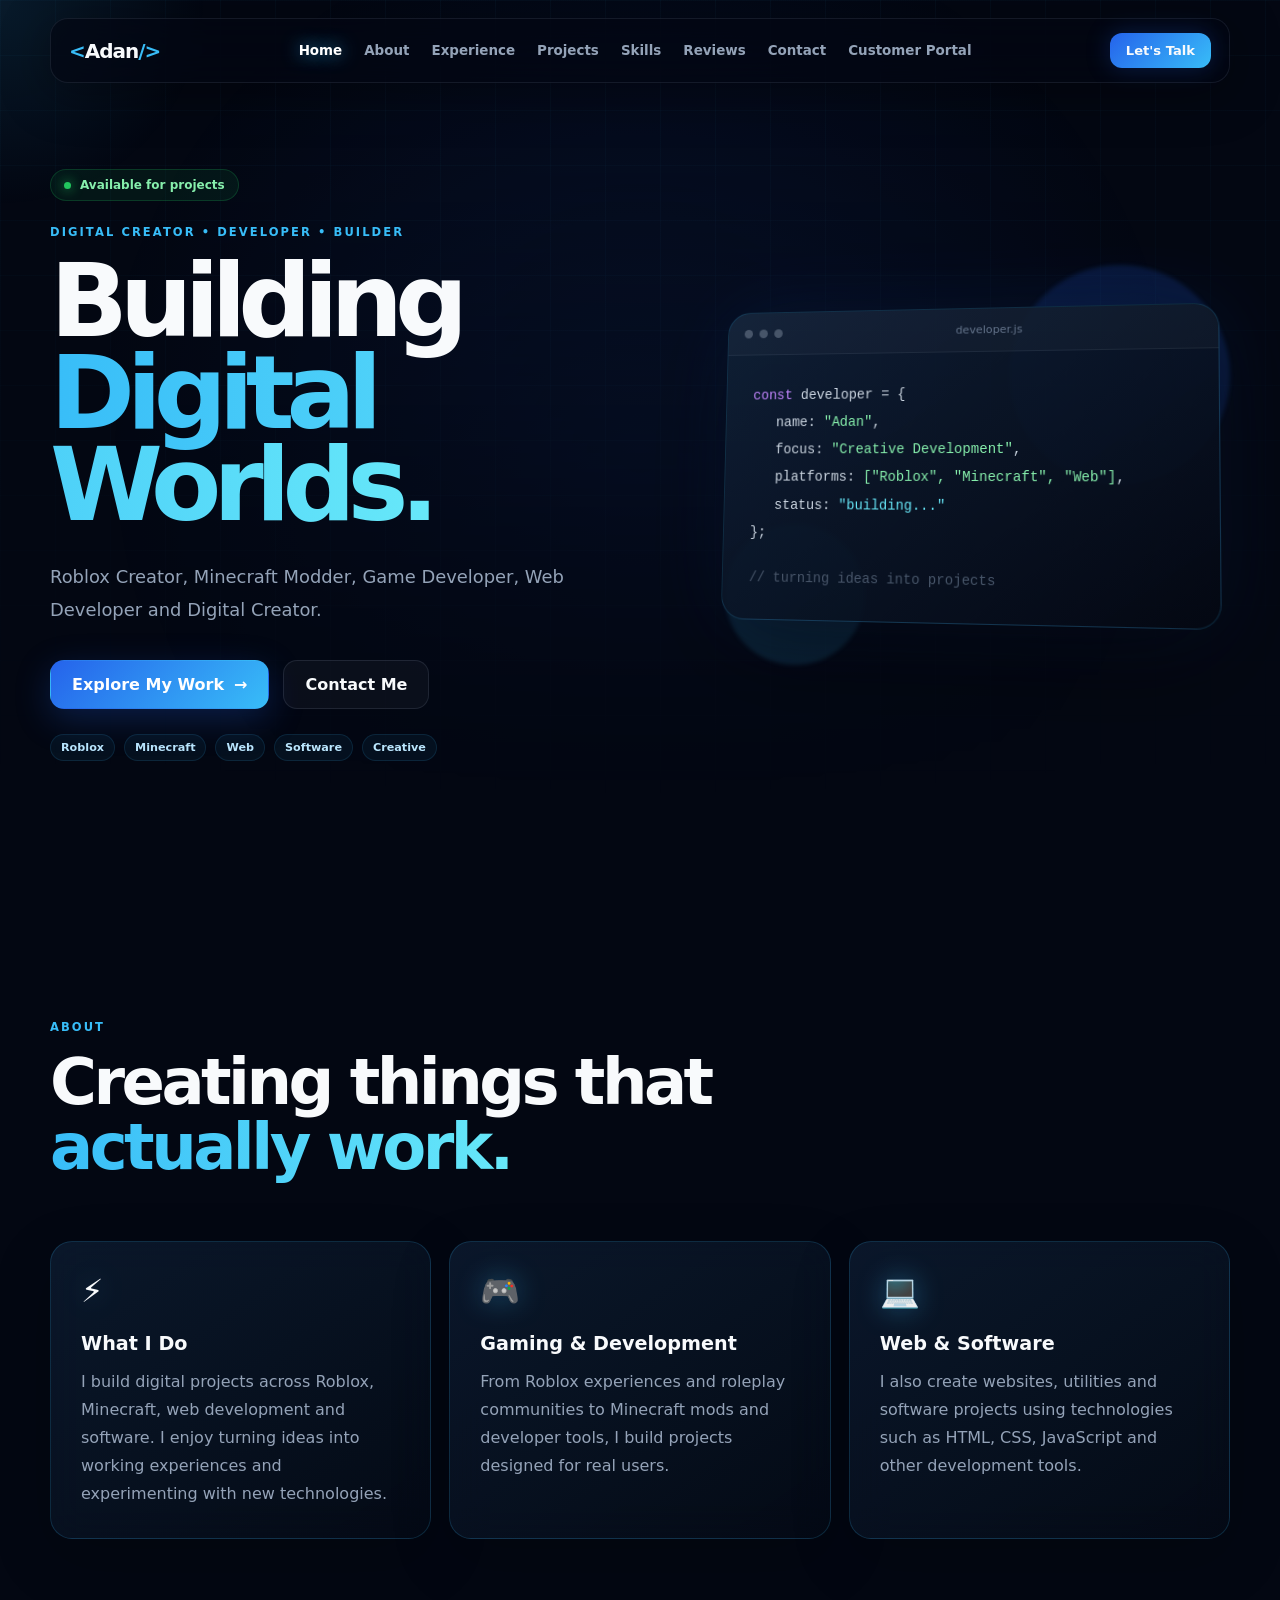
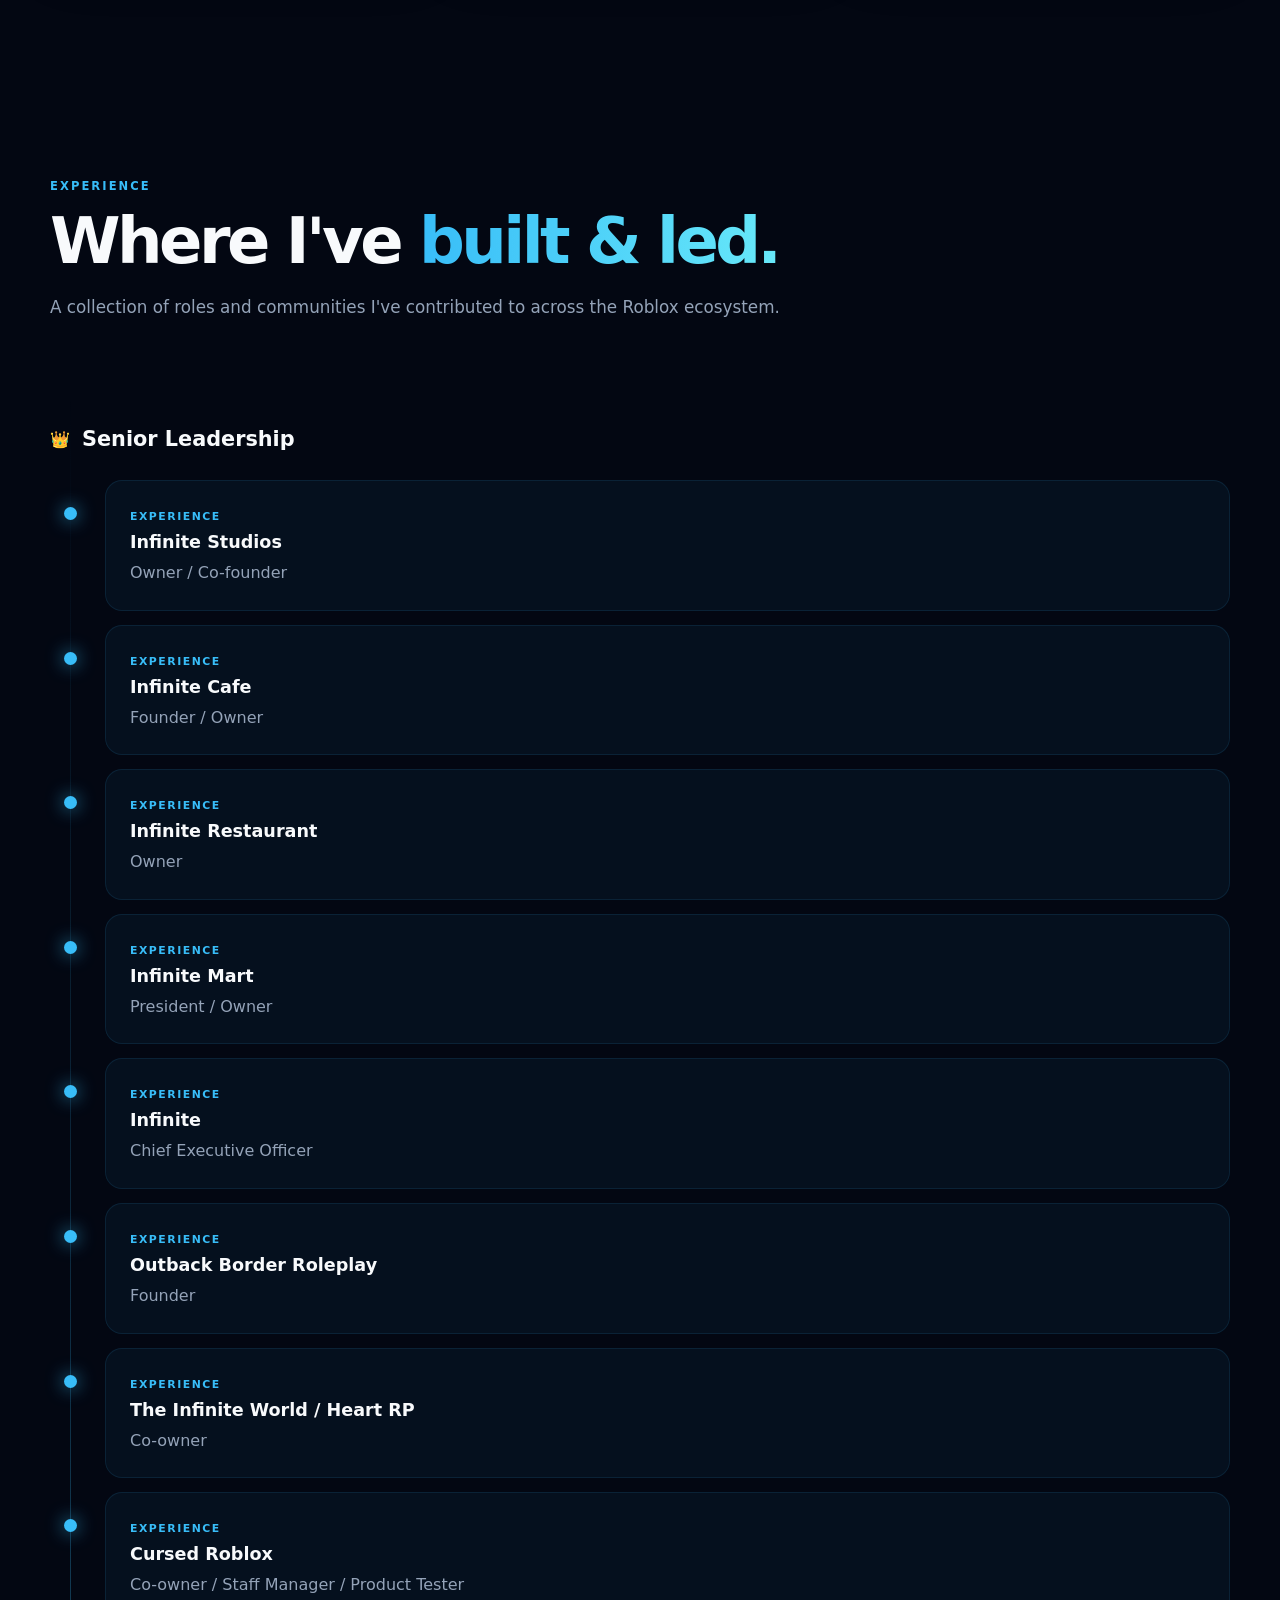
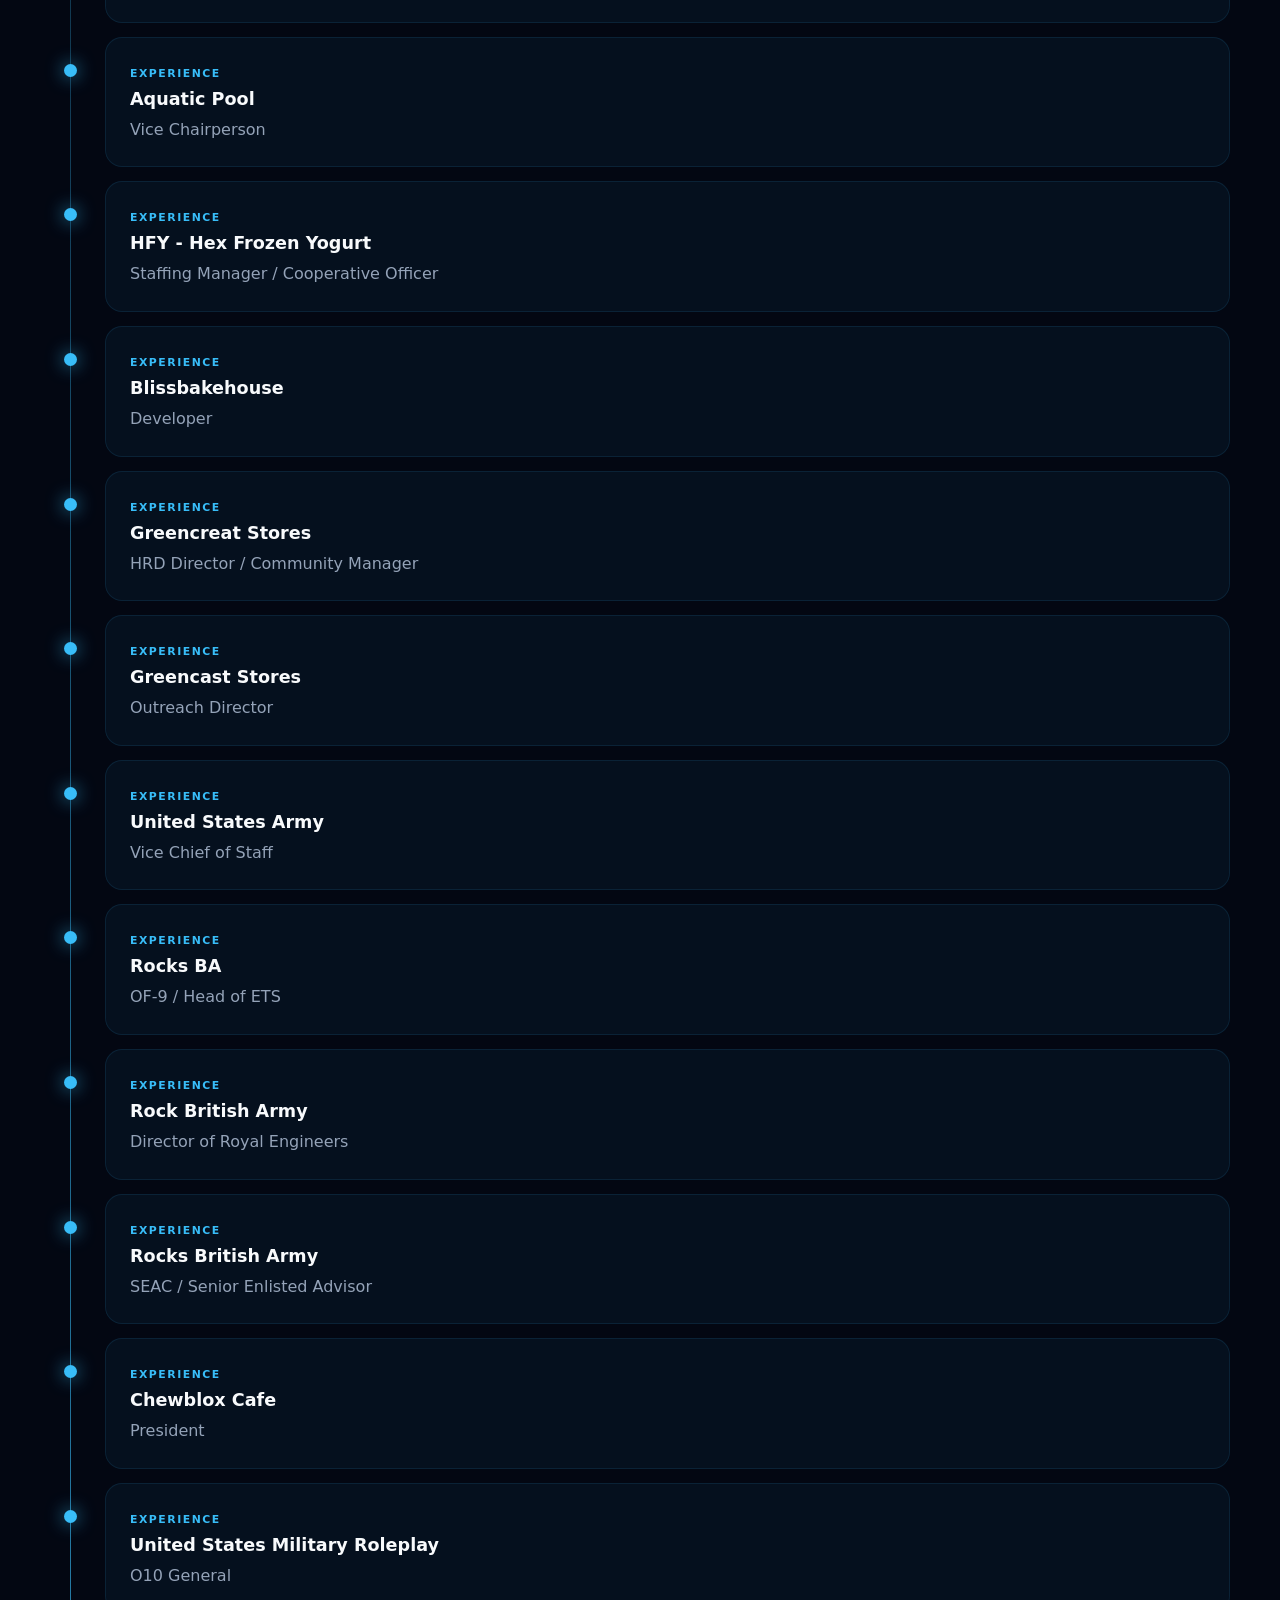
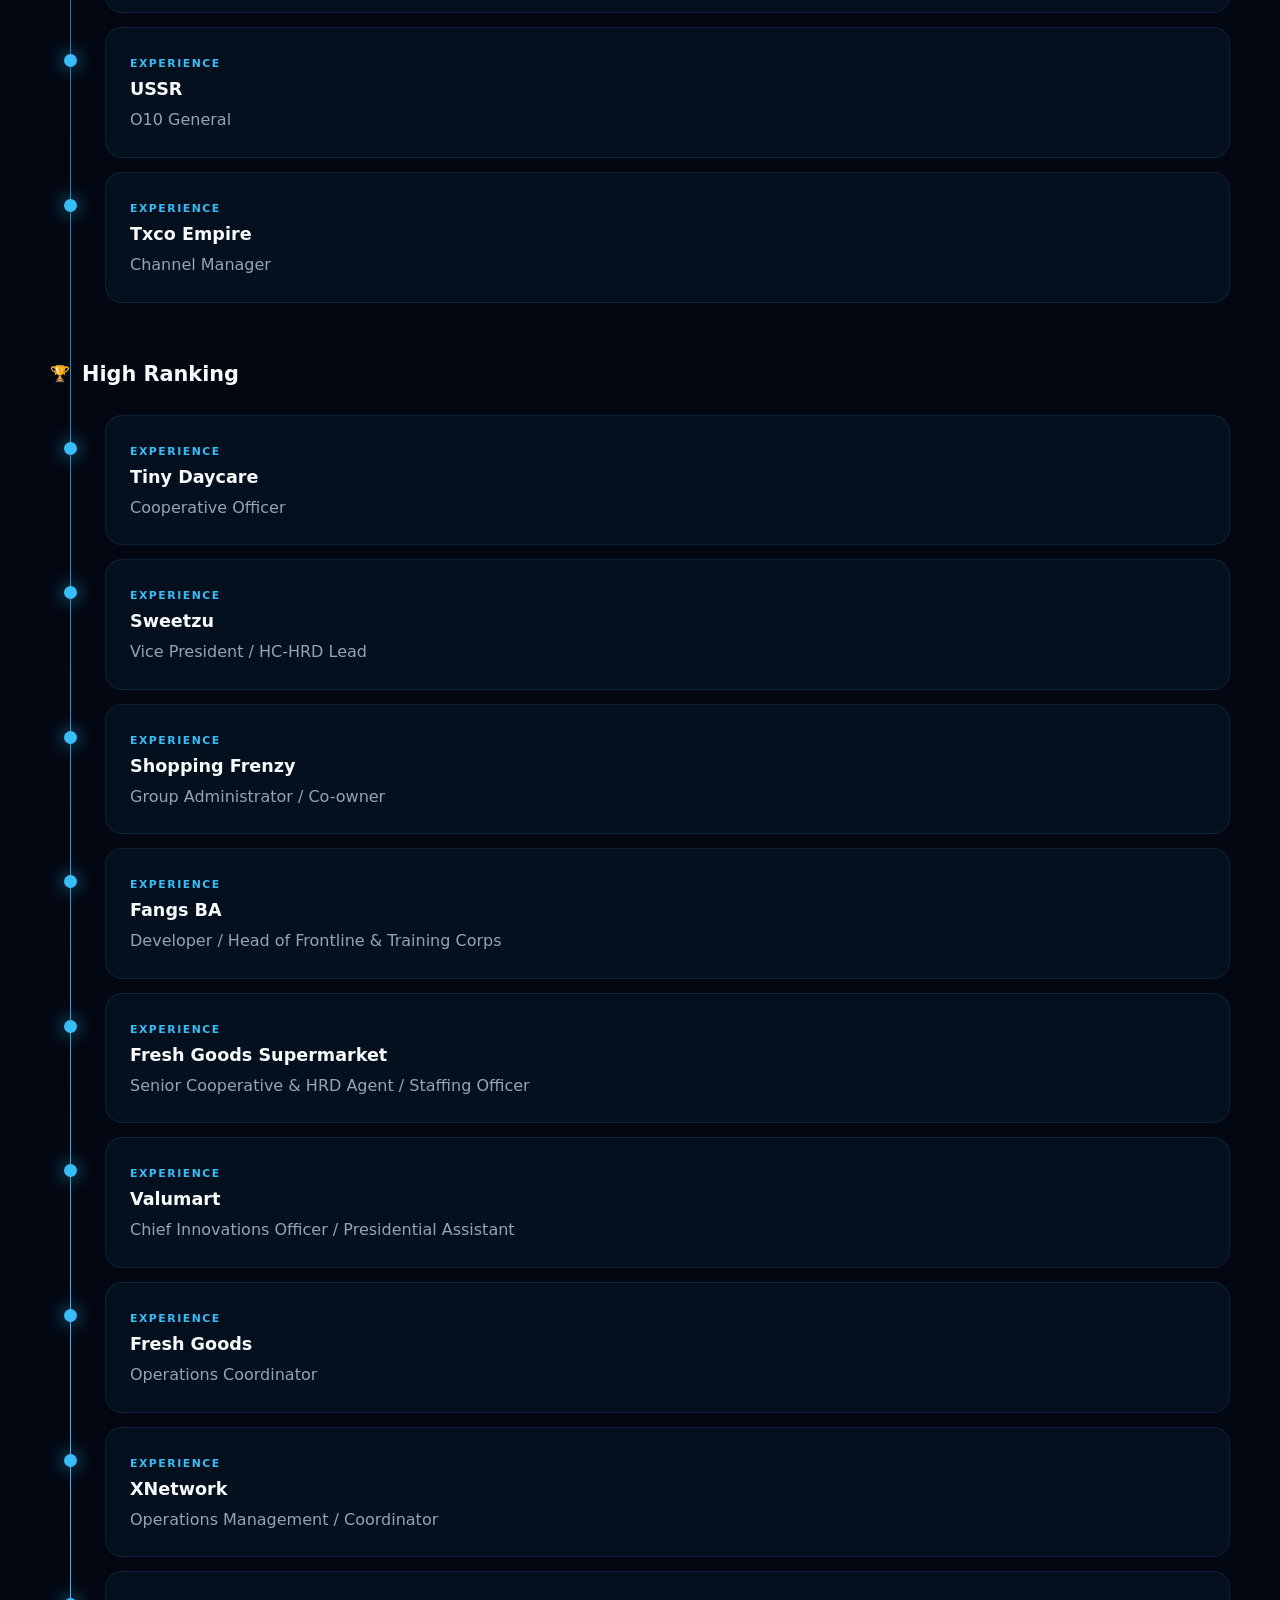
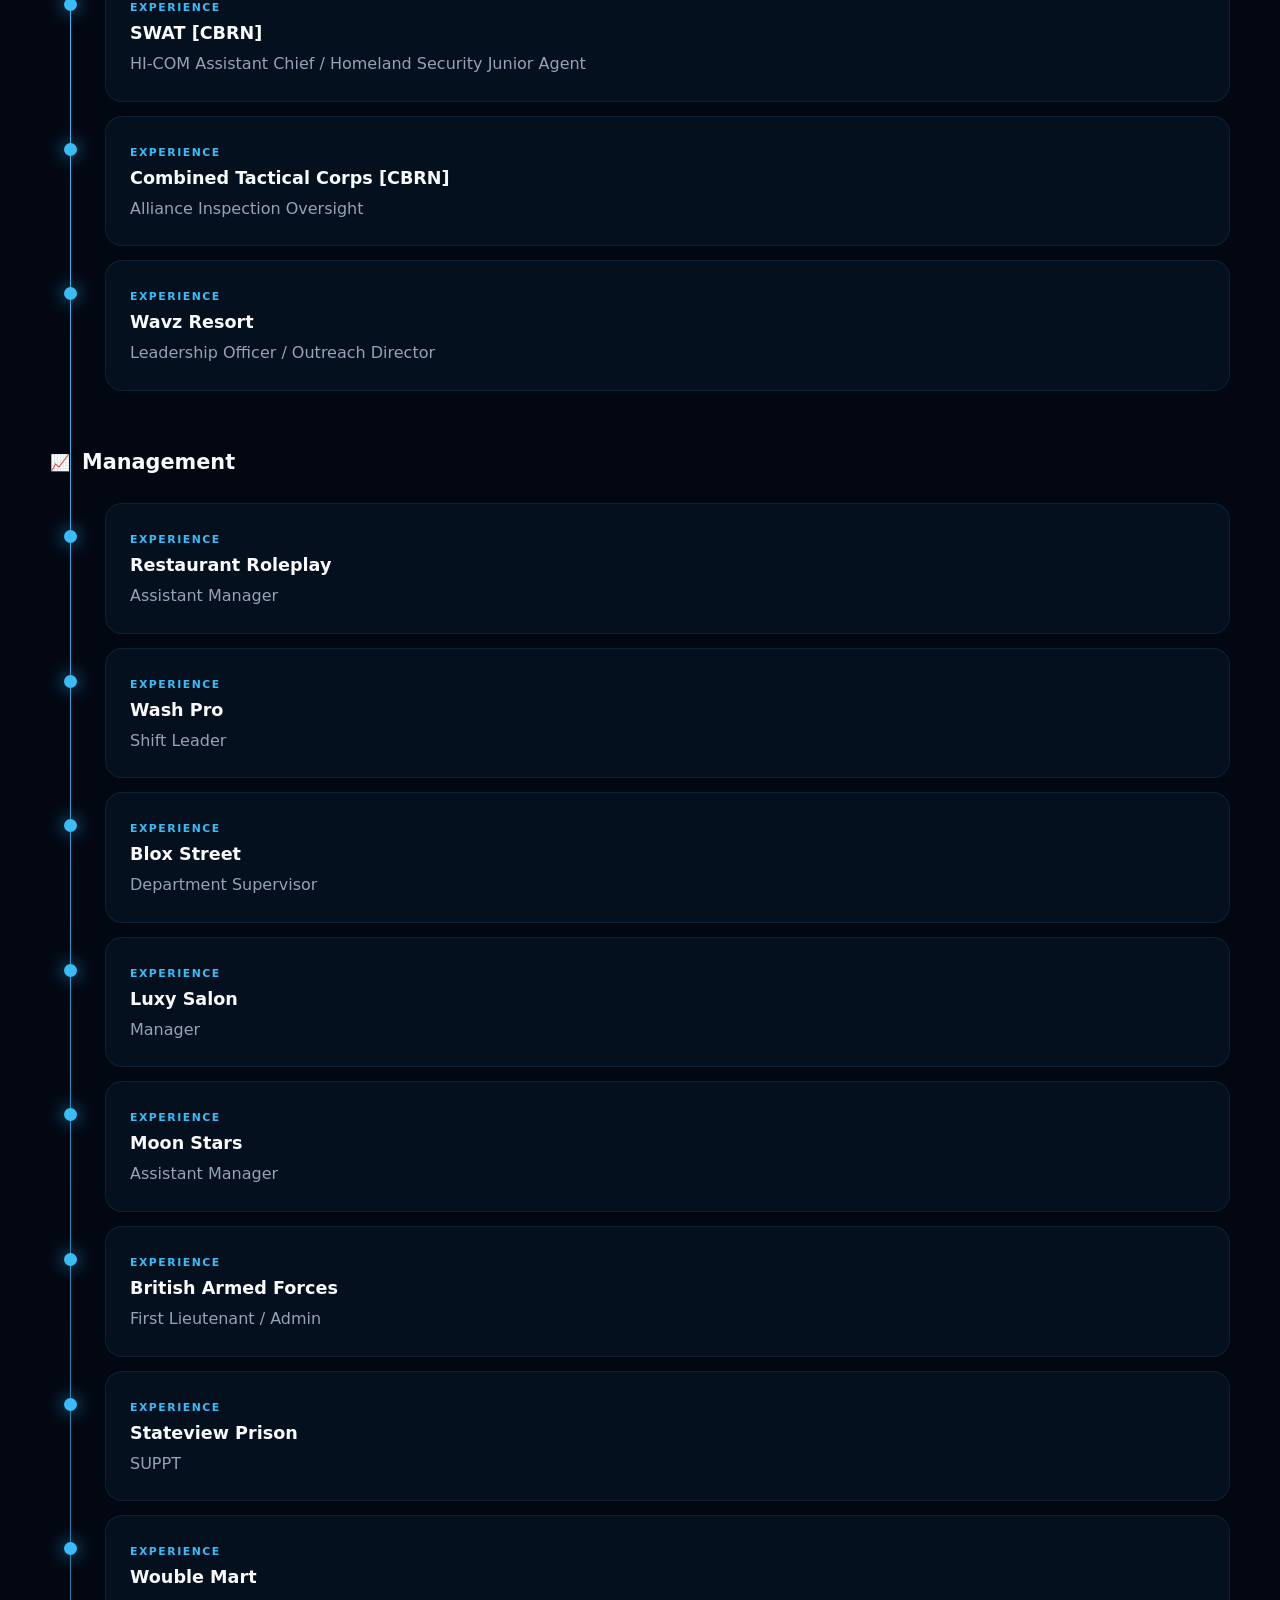
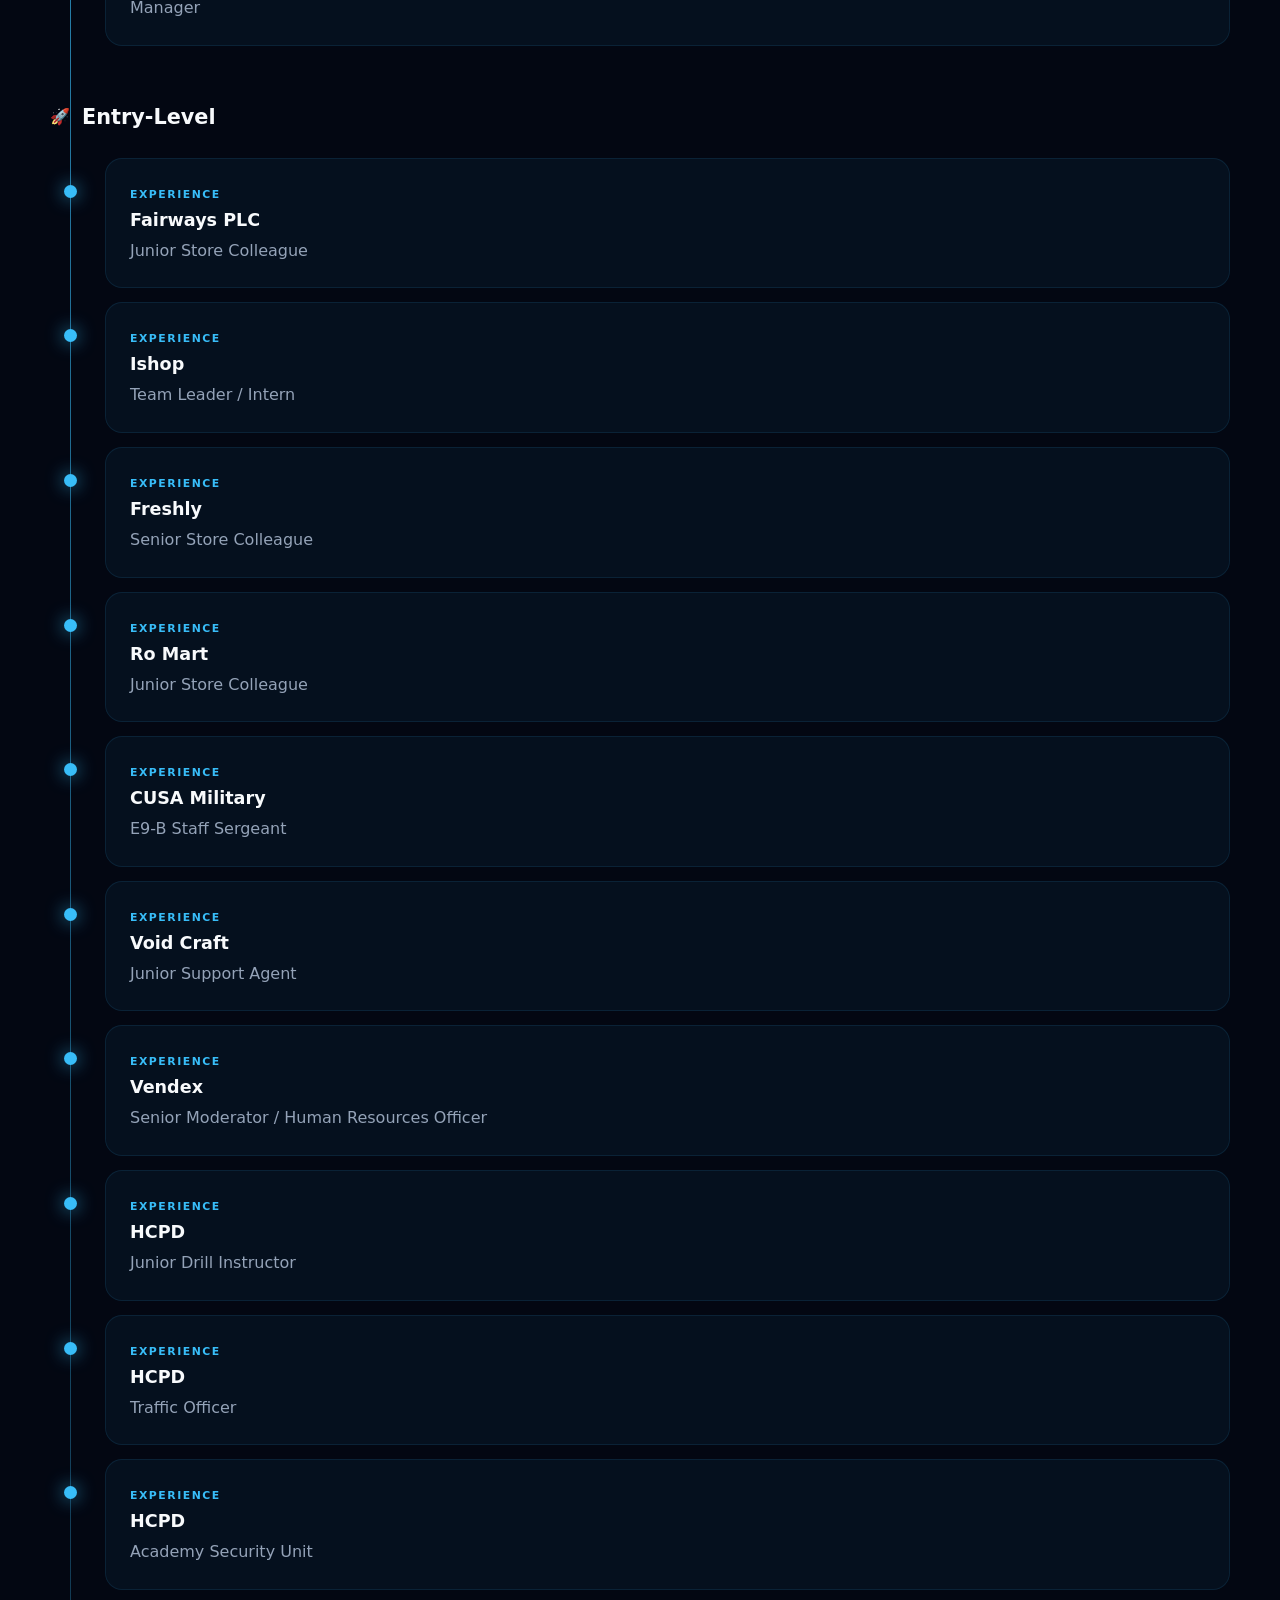
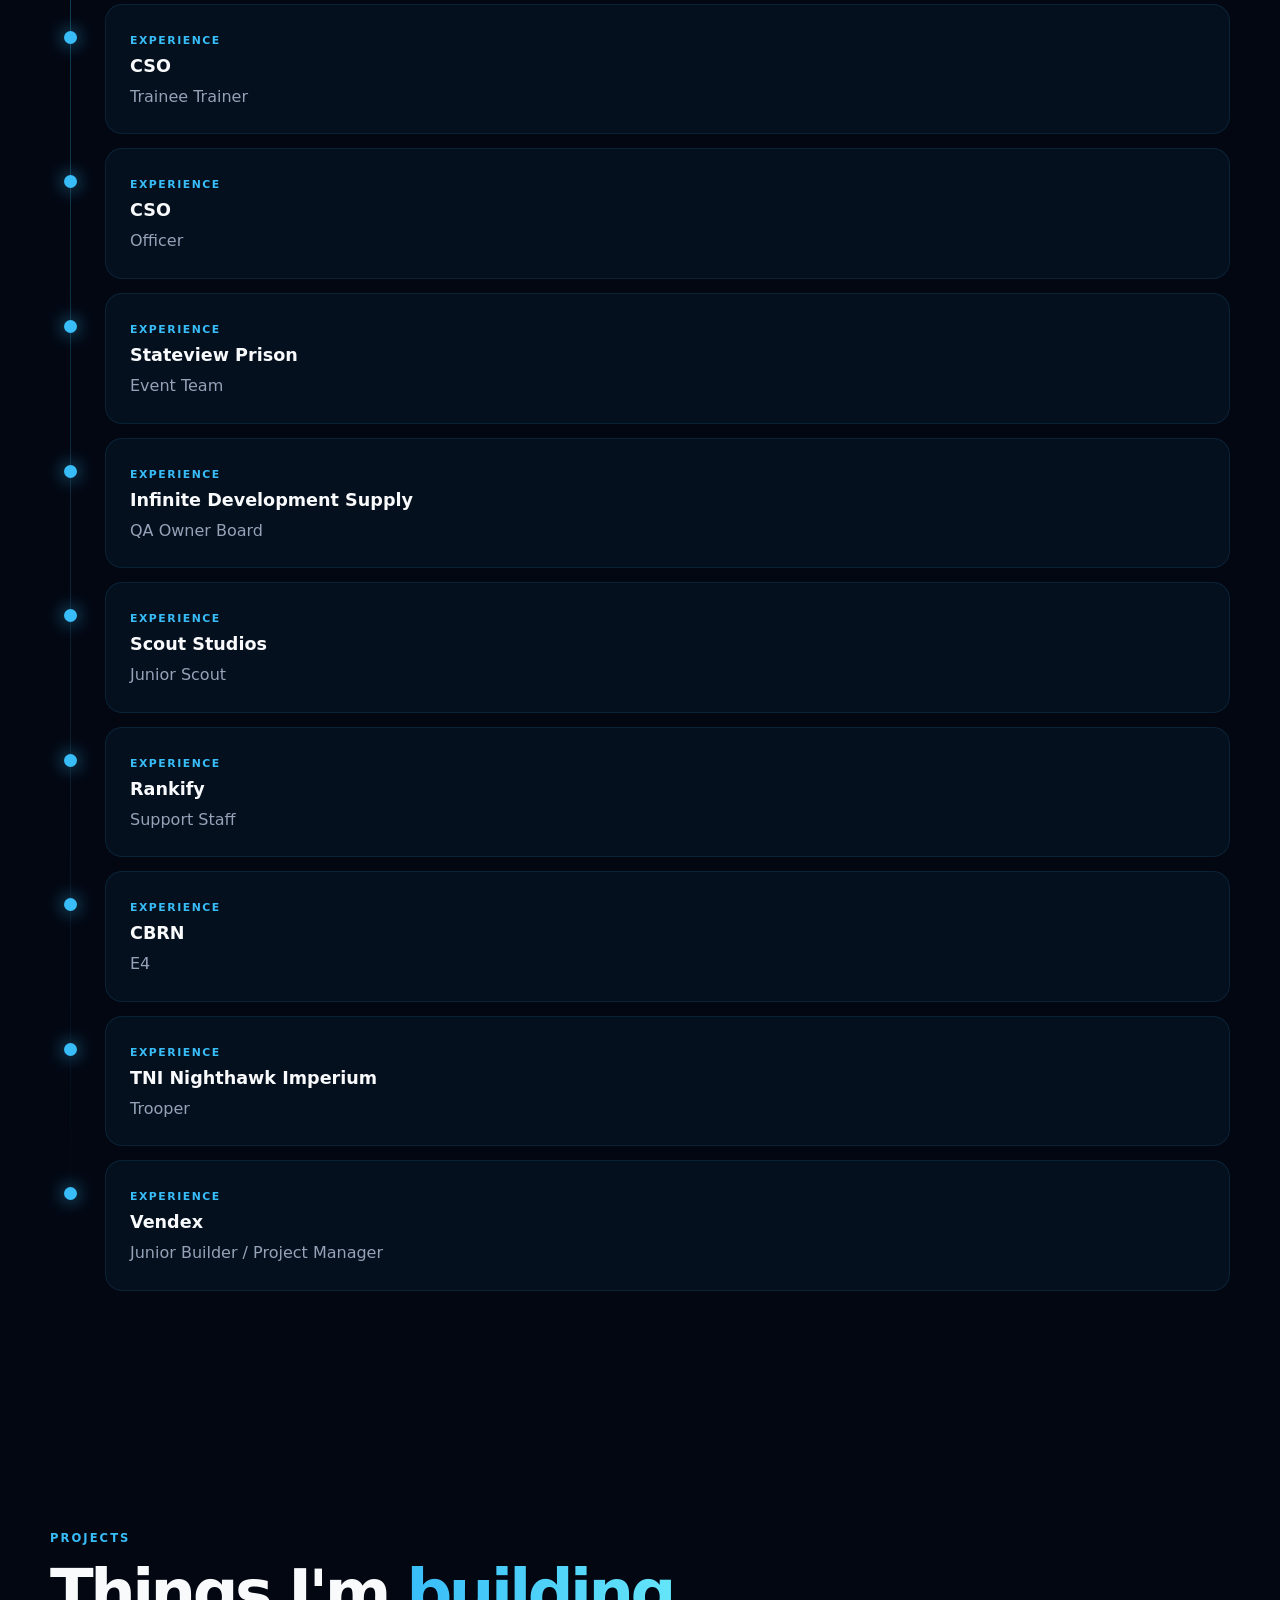
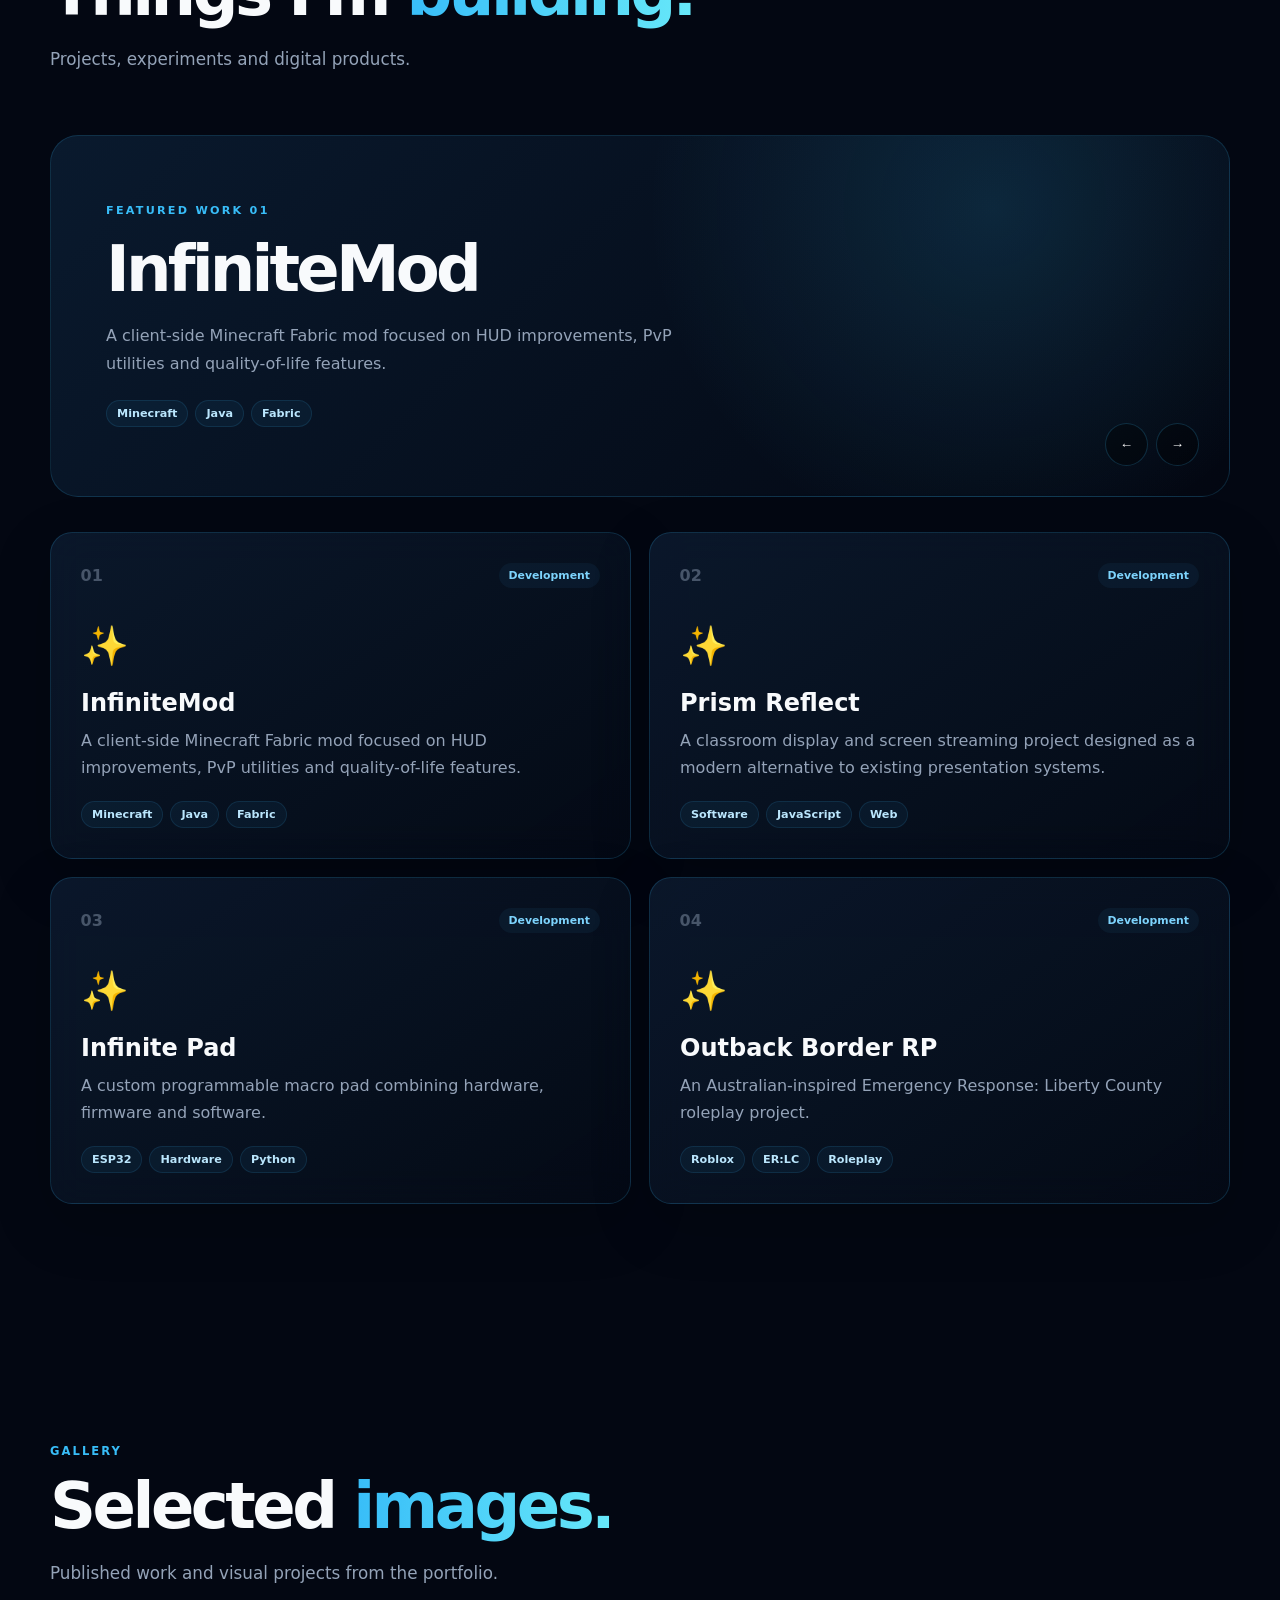
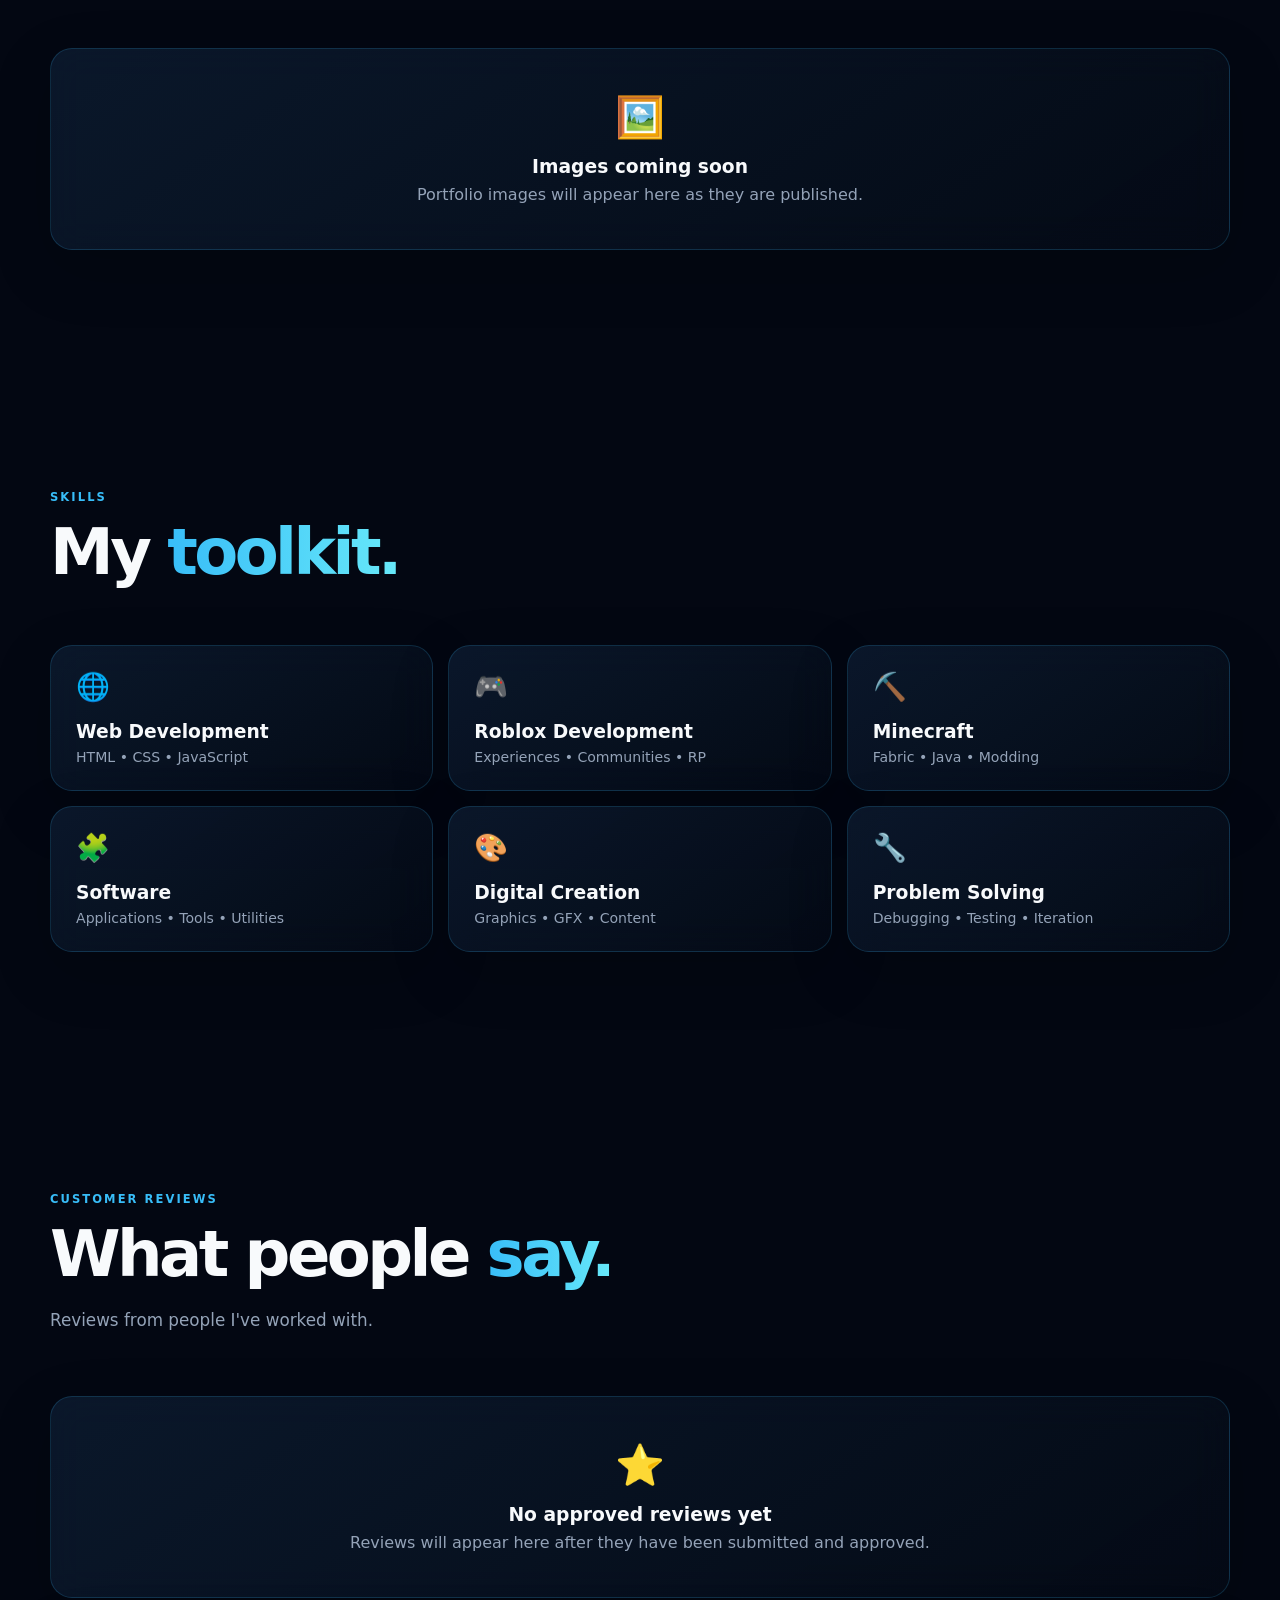
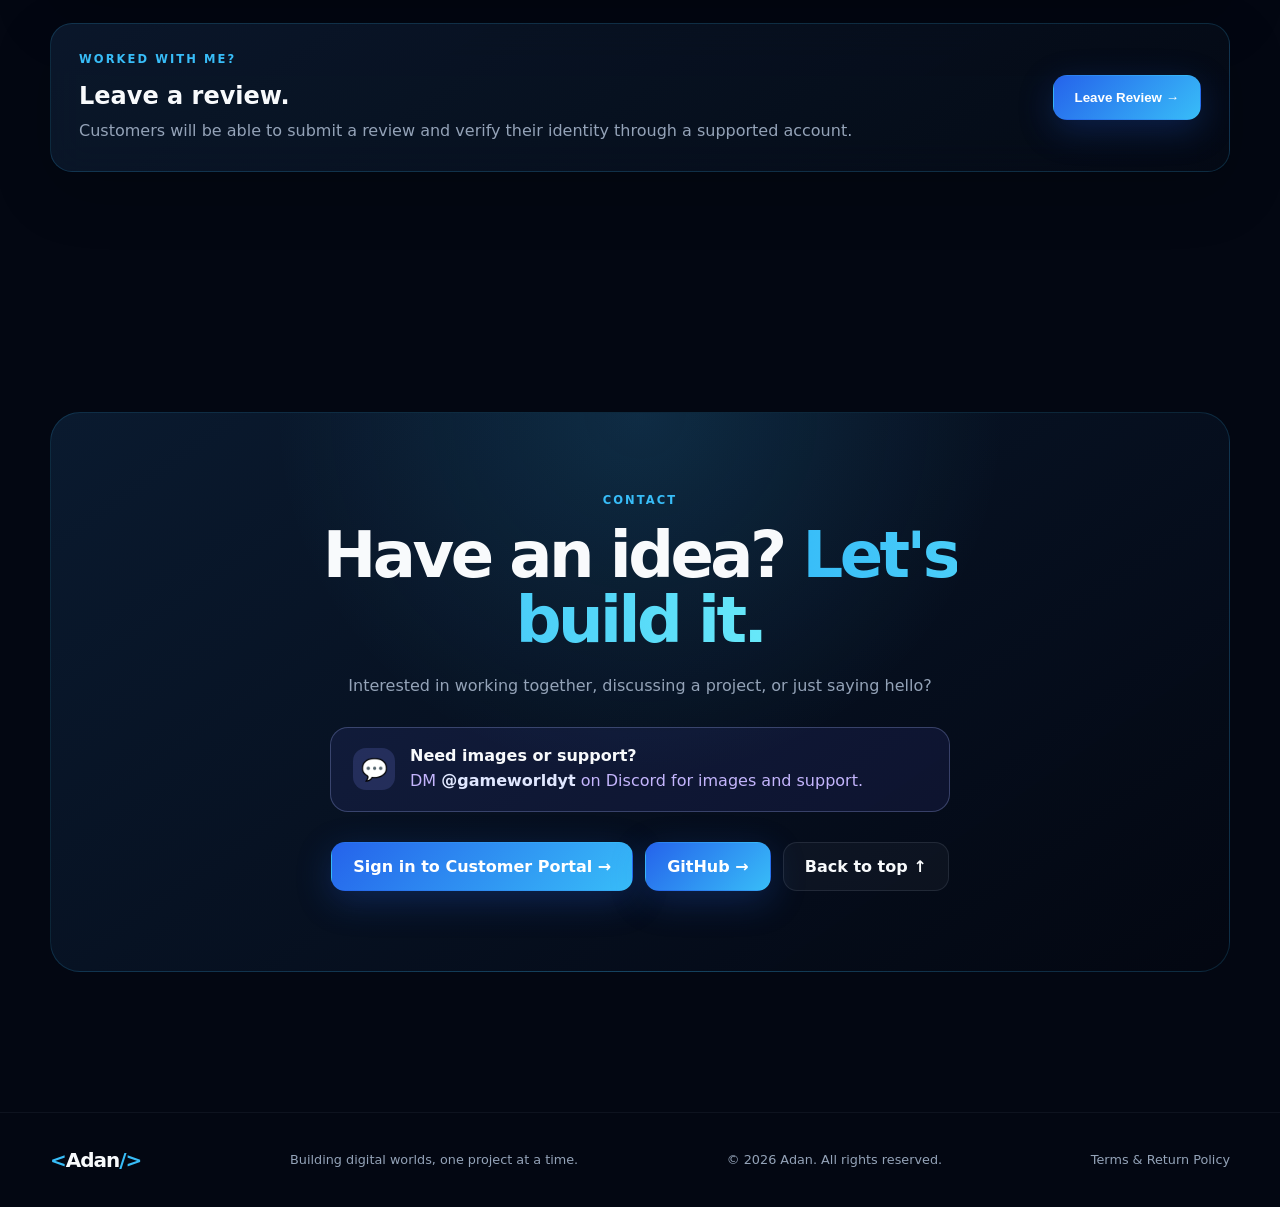
<file: index.html>
﻿<!DOCTYPE html>
<html lang="en">
<head>
    <meta charset="UTF-8">
    <meta name="viewport" content="width=device-width, initial-scale=1.0">

    <meta name="description" content="Adan — Roblox Creator, Minecraft Modder, Game Developer, Web Developer and Digital Creator.">

    <title>Adan | Developer & Digital Creator</title>

    <link rel="stylesheet" href="style.css">
</head>

<body>

    <div class="cursor-glow"></div>

    <div class="background-grid"></div>

    <!-- NAVIGATION -->
    <header class="navbar">

        <a href="#home" class="logo">
            <span>&lt;</span>Adan<span>/&gt;</span>
        </a>

        <nav>
            <a href="#home">Home</a>
            <a href="#about">About</a>
            <a href="#experience">Experience</a>
            <a href="#projects">Projects</a>
            <a href="#skills">Skills</a>
            <a href="#reviews">Reviews</a>
            <a href="#contact">Contact</a>
            <a href="portal.html">Customer Portal</a>
        </nav>

        <button class="menu-toggle" type="button" aria-expanded="false" aria-controls="site-navigation">
            <span></span>
            <span></span>
            <span></span>
            <span class="sr-only">Toggle navigation</span>
        </button>

        <a href="#contact" class="nav-button">
            Let's Talk
        </a>

    </header>


    <main>

        <!-- HERO -->
        <section id="home" class="hero section">

            <div class="hero-content">

                <div class="status-badge">
                    <span class="status-dot"></span>
                    Available for projects
                </div>

                <p class="eyebrow">
                    DIGITAL CREATOR • DEVELOPER • BUILDER
                </p>

                <h1>
                    Building
                    <span class="gradient-text">Digital Worlds.</span>
                </h1>

                <p class="hero-subtitle">
                    Roblox Creator, Minecraft Modder, Game Developer,
                    Web Developer and Digital Creator.
                </p>

                <div class="hero-buttons">

                    <a href="#projects" class="button primary">
                        Explore My Work
                        <span>→</span>
                    </a>

                    <a href="#contact" class="button secondary">
                        Contact Me
                    </a>

                </div>

                <div class="hero-tags">
                    <span>Roblox</span>
                    <span>Minecraft</span>
                    <span>Web</span>
                    <span>Software</span>
                    <span>Creative</span>
                </div>

            </div>

            <div class="hero-visual">

                <div class="orb orb-one"></div>
                <div class="orb orb-two"></div>

                <div class="code-window">

                    <div class="window-bar">
                        <span></span>
                        <span></span>
                        <span></span>

                        <p>developer.js</p>
                    </div>

                    <div class="code-content">
                        <p><span class="code-purple">const</span> developer = {</p>

                        <p class="indent">
                            name:
                            <span class="code-green">"Adan"</span>,
                        </p>

                        <p class="indent">
                            focus:
                            <span class="code-green">"Creative Development"</span>,
                        </p>

                        <p class="indent">
                            platforms:
                            <span class="code-green">["Roblox", "Minecraft", "Web"]</span>,
                        </p>

                        <p class="indent">
                            status:
                            <span class="code-blue">"building..."</span>
                        </p>

                        <p>};</p>

                        <p class="code-comment">
                            // turning ideas into projects
                        </p>
                    </div>

                </div>

            </div>

        </section>


        <!-- ABOUT -->
        <section id="about" class="section">

            <div class="section-heading">
                <p class="eyebrow">ABOUT</p>
                <h2>Creating things that <span class="gradient-text">actually work.</span></h2>
            </div>

            <div class="about-grid">

                <div class="about-card glass-card">

                    <div class="card-icon">⚡</div>

                    <h3>What I Do</h3>

                    <p>
                        I build digital projects across Roblox, Minecraft,
                        web development and software. I enjoy turning ideas
                        into working experiences and experimenting with new
                        technologies.
                    </p>

                </div>

                <div class="about-card glass-card">

                    <div class="card-icon">🎮</div>

                    <h3>Gaming & Development</h3>

                    <p>
                        From Roblox experiences and roleplay communities
                        to Minecraft mods and developer tools, I build
                        projects designed for real users.
                    </p>

                </div>

                <div class="about-card glass-card">

                    <div class="card-icon">💻</div>

                    <h3>Web & Software</h3>

                    <p>
                        I also create websites, utilities and software
                        projects using technologies such as HTML, CSS,
                        JavaScript and other development tools.
                    </p>

                </div>

            </div>

        </section>


        <!-- EXPERIENCE -->
        <section id="experience" class="section">

            <div class="section-heading">

                <p class="eyebrow">EXPERIENCE</p>

                <h2>
                    Where I've
                    <span class="gradient-text">built & led.</span>
                </h2>

                <p>
                    A collection of roles and communities I've contributed
                    to across the Roblox ecosystem.
                </p>

            </div>

            <div id="experience-list" class="experience-list">

                <div class="loading-card">
                    <div class="loader"></div>
                    <p>Loading experience...</p>
                </div>

            </div>

        </section>


        <!-- PROJECTS -->
        <section id="projects" class="section">

            <div class="section-heading">

                <p class="eyebrow">PROJECTS</p>

                <h2>
                    Things I'm
                    <span class="gradient-text">building.</span>
                </h2>

                <p>
                    Projects, experiments and digital products.
                </p>

            </div>

            <div id="projects-list" class="projects-grid">
                <div class="loading-card">
                    <div class="loader"></div>
                    <p>Loading projects...</p>
                </div>
            </div>

        </section>

        <section id="portfolio-images" class="section">
            <div class="section-heading">
                <p class="eyebrow">GALLERY</p>
                <h2>Selected <span class="gradient-text">images.</span></h2>
                <p>Published work and visual projects from the portfolio.</p>
            </div>
            <div id="portfolio-images-list" class="portfolio-images-grid">
                <div class="loading-card"><div class="loader"></div><p>Loading images...</p></div>
            </div>
        </section>

        <!-- SKILLS -->
        <section id="skills" class="section">

            <div class="section-heading">

                <p class="eyebrow">SKILLS</p>

                <h2>
                    My
                    <span class="gradient-text">toolkit.</span>
                </h2>

            </div>

            <div class="skills-grid">

                <div class="skill-card glass-card">
                    <span>🌐</span>
                    <h3>Web Development</h3>
                    <p>HTML • CSS • JavaScript</p>
                </div>

                <div class="skill-card glass-card">
                    <span>🎮</span>
                    <h3>Roblox Development</h3>
                    <p>Experiences • Communities • RP</p>
                </div>

                <div class="skill-card glass-card">
                    <span>⛏️</span>
                    <h3>Minecraft</h3>
                    <p>Fabric • Java • Modding</p>
                </div>

                <div class="skill-card glass-card">
                    <span>🧩</span>
                    <h3>Software</h3>
                    <p>Applications • Tools • Utilities</p>
                </div>

                <div class="skill-card glass-card">
                    <span>🎨</span>
                    <h3>Digital Creation</h3>
                    <p>Graphics • GFX • Content</p>
                </div>

                <div class="skill-card glass-card">
                    <span>🔧</span>
                    <h3>Problem Solving</h3>
                    <p>Debugging • Testing • Iteration</p>
                </div>

            </div>

        </section>


        <!-- REVIEWS -->
        <section id="reviews" class="section">

            <div class="section-heading">

                <p class="eyebrow">CUSTOMER REVIEWS</p>

                <h2>
                    What people
                    <span class="gradient-text">say.</span>
                </h2>

                <p>
                    Reviews from people I've worked with.
                </p>

            </div>

            <div id="reviews-list" class="reviews-grid">

                <div class="empty-state glass-card">

                    <div class="empty-icon">⭐</div>

                    <h3>No reviews yet</h3>

                    <p>
                        Reviews will appear here after they have been
                        submitted and approved.
                    </p>

                </div>

            </div>

            <div class="review-callout glass-card">

                <div>
                    <p class="eyebrow">WORKED WITH ME?</p>
                    <h3>Leave a review.</h3>
                    <p>
                        Customers will be able to submit a review and
                        verify their identity through a supported account.
                    </p>
                </div>

                <button class="button primary" id="review-button">
                    Leave Review →
                </button>

            </div>

        </section>


        <!-- CONTACT -->
        <section id="contact" class="section contact-section">

            <div class="contact-card">

                <p class="eyebrow">CONTACT</p>

                <h2>
                    Have an idea?
                    <span class="gradient-text">Let's build it.</span>
                </h2>

                <p>
                    Interested in working together, discussing a project,
                    or just saying hello?
                </p>

                <div class="discord-support">
                    <span class="discord-support-icon" aria-hidden="true">💬</span>
                    <div>
                        <h3>Need images or support?</h3>
                        <p>DM <strong>@gameworldyt</strong> on Discord for images and support.</p>
                    </div>
                </div>

                <div class="contact-buttons">

                    <a
                        href="portal.html"
                        class="button primary"
                    >
                        Sign in to Customer Portal →
                    </a>

                    <a
                        href="https://github.com/gameworldyt"
                        target="_blank"
                        rel="noopener noreferrer"
                        class="button primary"
                    >
                        GitHub →
                    </a>

                    <a
                        href="#home"
                        class="button secondary"
                    >
                        Back to top ↑
                    </a>

                </div>

            </div>

        </section>

    </main>


    <!-- FOOTER -->
    <footer>

        <div class="footer-inner">

            <div class="footer-logo">
                <span>&lt;</span>Adan<span>/&gt;</span>
            </div>

            <p>
                Building digital worlds, one project at a time.
            </p>

            <p class="copyright">
                © <span id="year"></span> Adan. All rights reserved.
            </p>
            <p class="copyright">
                <a href="terms.html">Terms &amp; Return Policy</a>
            </p>

        </div>

    </footer>


    <script src="script.js"></script>

</body>
</html>
</file>
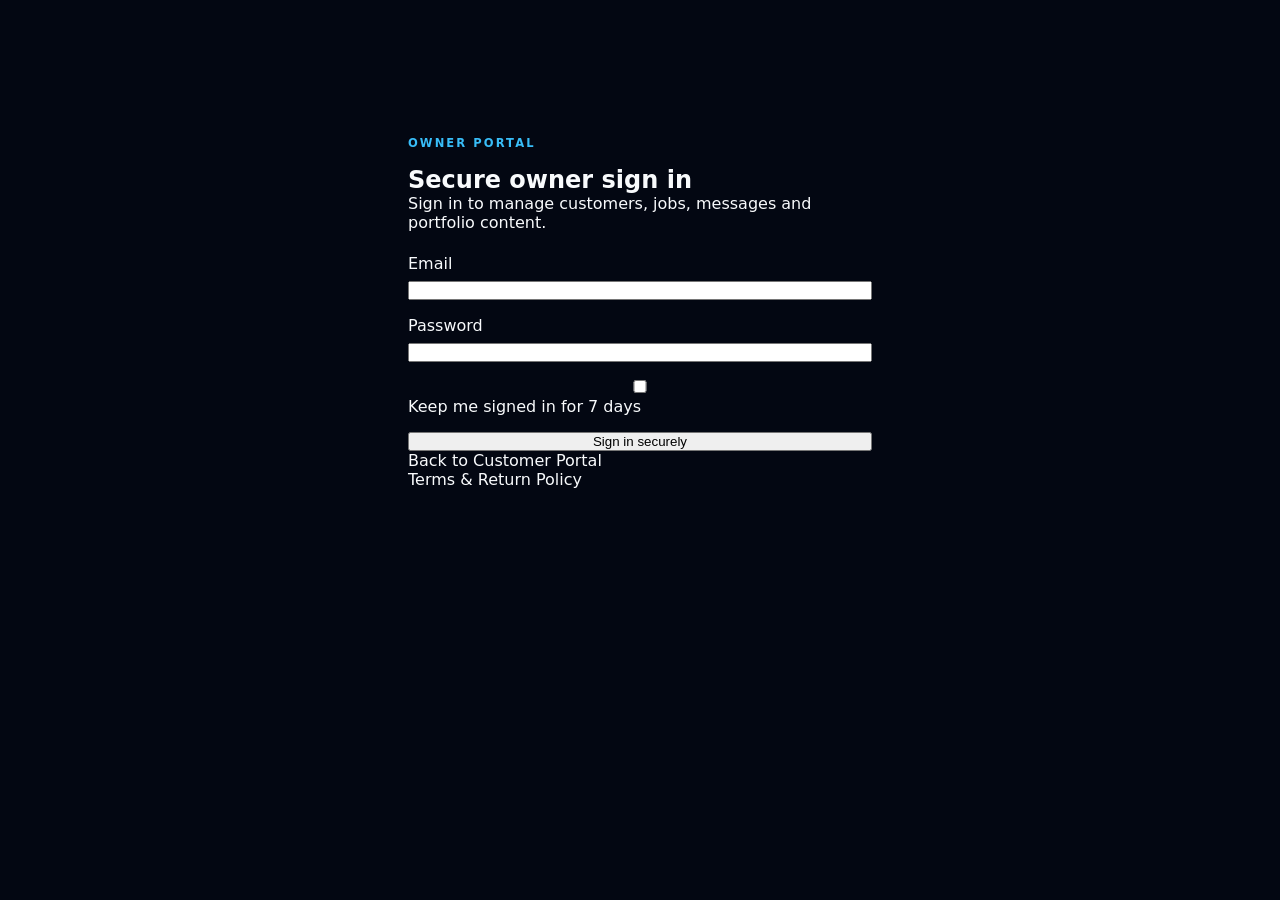
<file: owner-login.html>
<!doctype html>
<html lang="en">
<head>
    <meta charset="utf-8">
    <meta name="viewport" content="width=device-width, initial-scale=1">
    <title>Owner Sign In | Adan</title>
    <link rel="stylesheet" href="style.css">
    <style>
        .owner-login { max-width: 520px; margin: 12vh auto; padding: 28px; }
        .owner-login form { display: grid; gap: 16px; }
        .owner-login label { display: grid; gap: 8px; }
        .owner-login input { width: 100%; }
        .owner-login .notice { margin-bottom: 18px; }
        .owner-login .error { color: #fca5a5; min-height: 1.4em; }
    </style>
</head>
<body>
    <main class="portal-shell">
        <section class="portal-card owner-login">
            <p class="eyebrow">OWNER PORTAL</p>
            <h1>Secure owner sign in</h1>
            <p class="muted">Sign in to manage customers, jobs, messages and portfolio content.</p>
            <div id="loginError" class="error" role="alert"></div>
            <form id="ownerLoginForm">
                <label>Email<input id="ownerEmail" type="email" autocomplete="username" required></label>
                <label>Password<input id="ownerPassword" type="password" autocomplete="current-password" required></label>
                <label><span><input id="rememberOwner" type="checkbox"> Keep me signed in for 7 days</span></label>
                <button class="btn btn-primary" type="submit">Sign in securely</button>
            </form>
            <p class="muted"><a href="portal.html">Back to Customer Portal</a></p>
            <p class="muted"><a href="terms.html">Terms &amp; Return Policy</a></p>
        </section>
    </main>
    <script>
        const API = "https://adan-portfolio-api.adanfuau1.workers.dev";
        const form = document.getElementById("ownerLoginForm");
        const error = document.getElementById("loginError");
        fetch(`${API}/auth/me`, { credentials: "include" }).then(r => r.json()).then(data => {
            if (data.account?.role === "owner") location.href = "owner.html";
        }).catch(() => {});
        form.addEventListener("submit", async event => {
            event.preventDefault();
            error.textContent = "";
            try {
                const response = await fetch(`${API}/auth/login`, {
                    method: "POST",
                    credentials: "include",
                    headers: { "Content-Type": "application/json" },
                    body: JSON.stringify({
                        email: document.getElementById("ownerEmail").value.trim(),
                        password: document.getElementById("ownerPassword").value,
                        remember: document.getElementById("rememberOwner").checked
                    })
                });
                const data = await response.json();
                if (!response.ok) throw new Error(data.error || "Sign in failed.");
                if (data.account?.role !== "owner") throw new Error("This account is not an owner account.");
                location.href = "owner.html";
            } catch (err) {
                error.textContent = err.message;
            }
        });
    </script>
</body>
</html>
</file>
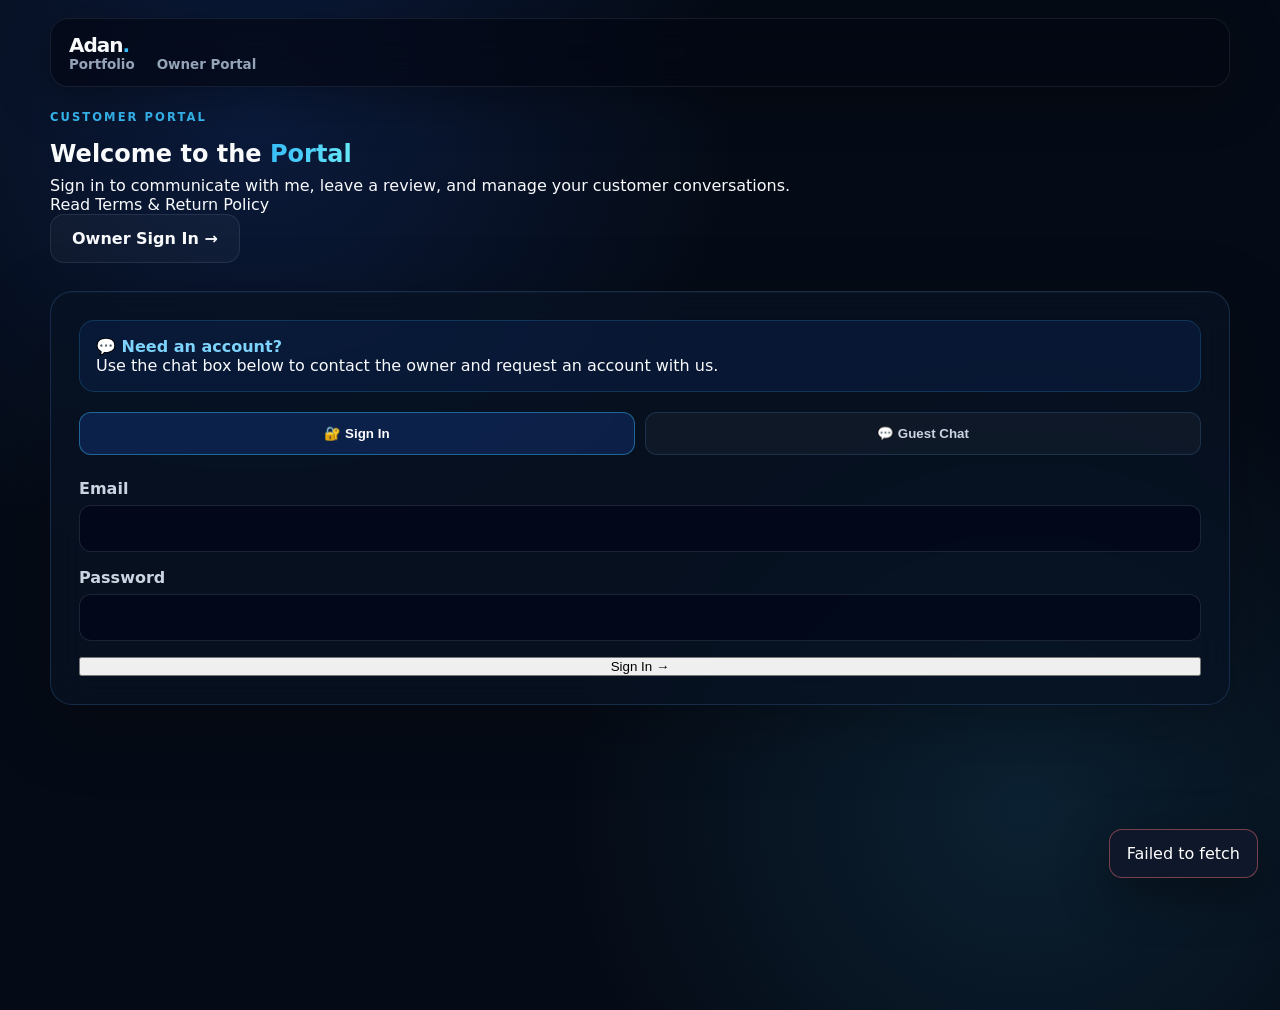
<file: owner.backup.html>
﻿<!DOCTYPE html>
<html lang="en">
<head>
    <meta charset="UTF-8">
    <meta name="viewport" content="width=device-width, initial-scale=1.0">
    <title>Owner Dashboard | Adan</title>
    <link rel="stylesheet" href="style.css">

    <style>
        .admin-page {
            min-height: 100vh;
            padding: 120px 6% 60px;
        }

        .admin-header {
            margin-bottom: 30px;
        }

        .admin-header h1 {
            font-size: clamp(2rem, 5vw, 3.5rem);
        }

        .admin-tabs {
            display: flex;
            gap: 10px;
            flex-wrap: wrap;
            margin-bottom: 30px;
        }

        .admin-tab {
            border: 1px solid rgba(56, 189, 248, .25);
            background: rgba(255,255,255,.05);
            color: #fff;
            padding: 11px 18px;
            border-radius: 12px;
            cursor: pointer;
            transition: .2s;
        }

        .admin-tab:hover,
        .admin-tab.active {
            background: rgba(37,99,235,.35);
            border-color: #38bdf8;
        }

        .admin-panel {
            display: none;
        }

        .admin-panel.active {
            display: block;
        }

        .admin-grid {
            display: grid;
            grid-template-columns: repeat(auto-fit, minmax(220px, 1fr));
            gap: 18px;
            margin-bottom: 25px;
        }

        .admin-card {
            background: rgba(10,20,38,.75);
            border: 1px solid rgba(56,189,248,.18);
            border-radius: 18px;
            padding: 22px;
            backdrop-filter: blur(15px);
        }

        .admin-card h3 {
            margin-top: 0;
        }

        .admin-stat {
            font-size: 2rem;
            font-weight: 800;
            color: #38bdf8;
        }

        .admin-form {
            display: grid;
            gap: 14px;
            margin-bottom: 30px;
        }

        .admin-form input,
        .admin-form textarea,
        .admin-form select {
            width: 100%;
            box-sizing: border-box;
            padding: 13px 15px;
            border-radius: 10px;
            border: 1px solid rgba(56,189,248,.2);
            background: rgba(0,0,0,.3);
            color: white;
            font: inherit;
        }

        .admin-form textarea {
            min-height: 110px;
            resize: vertical;
        }

        .admin-form select option {
            background: #07111f;
        }

        .checkbox-row {
            display: flex;
            align-items: center;
            gap: 10px;
        }

        .checkbox-row input {
            width: auto;
        }

        .admin-item {
            display: flex;
            justify-content: space-between;
            align-items: center;
            gap: 20px;
            padding: 18px;
            margin-bottom: 12px;
            border: 1px solid rgba(56,189,248,.15);
            border-radius: 14px;
            background: rgba(255,255,255,.035);
        }

        .admin-item-info {
            flex: 1;
        }

        .admin-item-info h3,
        .admin-item-info p {
            margin: 4px 0;
        }

        .admin-actions {
            display: flex;
            gap: 8px;
            flex-wrap: wrap;
        }

        .small-button {
            border: 0;
            border-radius: 9px;
            padding: 9px 13px;
            cursor: pointer;
            color: white;
            background: #2563eb;
        }

        .small-button.danger {
            background: #dc2626;
        }

        .small-button.secondary {
            background: #334155;
        }

        .message {
            padding: 14px;
            border-radius: 12px;
            margin-bottom: 20px;
            display: none;
        }

        .message.show {
            display: block;
        }

        .message.success {
            background: rgba(34,197,94,.12);
            border: 1px solid rgba(34,197,94,.35);
        }

        .message.error {
            background: rgba(239,68,68,.12);
            border: 1px solid rgba(239,68,68,.35);
        }

        .top-actions {
            display: flex;
            justify-content: flex-end;
            gap: 10px;
            margin-bottom: 20px;
        }

        .loading {
            opacity: .65;
            pointer-events: none;
        }

        @media (max-width: 700px) {
            .admin-item {
                flex-direction: column;
                align-items: flex-start;
            }
        }
    </style>
</head>

<body>

<main class="admin-page">

    <div class="admin-header">
        <p class="eyebrow">OWNER CONTROL PANEL</p>
        <h1>Admin <span class="gradient-text">Dashboard</span></h1>
        <p>Manage your portfolio content, customer accounts and reviews.</p>
    </div>

    <div id="message" class="message"></div>

    <div class="top-actions">
        <button class="small-button secondary" onclick="logout()">Log out</button>
    </div>

    <div class="admin-tabs">
        <button class="admin-tab active" data-tab="overview">Overview</button>
        <button class="admin-tab" data-tab="projects">Projects</button>
        <button class="admin-tab" data-tab="experience">Experience</button>
        <button class="admin-tab" data-tab="accounts">Accounts</button>
        <button class="admin-tab" data-tab="reviews">Reviews</button>
    </div>

    <!-- OVERVIEW -->
    <section id="overview" class="admin-panel active">

        <div class="admin-grid">
            <div class="admin-card">
                <h3>Projects</h3>
                <div class="admin-stat" id="statProjects">0</div>
            </div>

            <div class="admin-card">
                <h3>Experience</h3>
                <div class="admin-stat" id="statExperience">0</div>
            </div>

            <div class="admin-card">
                <h3>Customer Accounts</h3>
                <div class="admin-stat" id="statAccounts">0</div>
            </div>

            <div class="admin-card">
                <h3>Pending Reviews</h3>
                <div class="admin-stat" id="statReviews">0</div>
            </div>
        </div>

        <div class="admin-card">
            <h2>Welcome back 👋</h2>
            <p>
                This dashboard is connected directly to your Cloudflare Worker
                and D1 database.
            </p>
        </div>

    </section>

    <!-- PROJECTS -->
    <section id="projects" class="admin-panel">

        <div class="admin-card">

            <h2 id="projectFormTitle">Add Project</h2>

            <form id="projectForm" class="admin-form">

                <input
                    id="projectId"
                    type="hidden"
                >

                <input
                    id="projectTitle"
                    placeholder="Project title"
                    required
                >

                <textarea
                    id="projectDescription"
                    placeholder="Project description"
                    required
                ></textarea>

                <input
                    id="projectCategory"
                    placeholder="Category e.g. Minecraft, Roblox, Web"
                    required
                >

                <input
                    id="projectOrder"
                    type="number"
                    value="0"
                    placeholder="Sort order"
                >

                <label class="checkbox-row">
                    <input id="projectFeatured" type="checkbox">
                    Featured project
                </label>

                <div class="admin-actions">
                    <button class="small-button" type="submit">
                        Save Project
                    </button>

                    <button
                        class="small-button secondary"
                        type="button"
                        onclick="resetProjectForm()"
                    >
                        Cancel
                    </button>
                </div>

            </form>

        </div>

        <div class="admin-card">
            <h2>Projects</h2>
            <div id="projectList">Loading...</div>
        </div>

    </section>

    <!-- EXPERIENCE -->
    <section id="experience" class="admin-panel">

        <div class="admin-card">

            <h2 id="experienceFormTitle">Add Experience</h2>

            <form id="experienceForm" class="admin-form">

                <input
                    id="experienceId"
                    type="hidden"
                >

                <input
                    id="experienceOrganization"
                    placeholder="Organization"
                    required
                >

                <input
                    id="experienceRole"
                    placeholder="Role"
                    required
                >

                <select id="experienceCategory" required>
                    <option value="senior">Senior Leadership</option>
                    <option value="high">High Ranking</option>
                    <option value="middle">Management</option>
                    <option value="entry">Entry Level</option>
                </select>

                <input
                    id="experienceOrder"
                    type="number"
                    value="0"
                    placeholder="Sort order"
                >

                <div class="admin-actions">

                    <button class="small-button" type="submit">
                        Save Experience
                    </button>

                    <button
                        class="small-button secondary"
                        type="button"
                        onclick="resetExperienceForm()"
                    >
                        Cancel
                    </button>

                </div>

            </form>

        </div>

        <div class="admin-card">
            <h2>Experience</h2>
            <div id="experienceList">Loading...</div>
        </div>

    </section>

    <!-- ACCOUNTS -->
    <section id="accounts" class="admin-panel">

        <div class="admin-card">

            <h2>Create Customer Account</h2>

            <form id="accountForm" class="admin-form">

                <input
                    id="accountName"
                    placeholder="Customer display name"
                    required
                >

                <input
                    id="accountEmail"
                    type="email"
                    placeholder="Customer email"
                    required
                >

                <input
                    id="accountPassword"
                    type="password"
                    minlength="12"
                    placeholder="Temporary password (12+ characters)"
                    required
                >

                <button class="small-button" type="submit">
                    Create Account
                </button>

            </form>

        </div>

        <div class="admin-card">
            <h2>Customer Accounts</h2>
            <div id="accountList">Loading...</div>
        </div>

    </section>

    <!-- REVIEWS -->
    <section id="reviews" class="admin-panel">

        <div class="admin-card">
            <h2>Customer Reviews</h2>
            <div id="reviewList">Loading...</div>
        </div>

    </section>

</main>

<script>

const API =
    "https://adan-portfolio-api.adanfuau1.workers.dev";

let projects = [];
let experience = [];
let accounts = [];
let reviews = [];

function escapeHTML(value) {
    return String(value ?? "")
        .replace(/&/g, "&amp;")
        .replace(/</g, "&lt;")
        .replace(/>/g, "&gt;")
        .replace(/"/g, "&quot;")
        .replace(/'/g, "&#039;");
}

function showMessage(text, type = "success") {

    const element =
        document.getElementById("message");

    element.textContent = text;
    element.className =
        `message show ${type}`;

    setTimeout(() => {
        element.className = "message";
    }, 4000);
}

async function apiRequest(
    path,
    options = {}
) {

    const response = await fetch(
        API + path,
        {
            credentials: "include",
            ...options,
            headers: {
                "Content-Type": "application/json",
                ...(options.headers || {})
            }
        }
    );

    let data = {};

    try {
        data = await response.json();
    } catch {}

    if (!response.ok) {

        throw new Error(
            data.error ||
            `Request failed (${response.status})`
        );
    }

    return data;
}

async function checkOwner() {

    try {

        const data =
            await apiRequest("/auth/me");

        if (
            !data.authenticated ||
            !data.account ||
            data.account.role !== "owner"
        ) {
            window.location.href =
                "portal.html";
            return false;
        }

        return true;

    } catch (error) {

        console.error(error);

        window.location.href =
            "portal.html";

        return false;
    }
}

/* ---------------- TABS ---------------- */

document
    .querySelectorAll(".admin-tab")
    .forEach(button => {

        button.addEventListener("click", () => {

            document
                .querySelectorAll(".admin-tab")
                .forEach(item =>
                    item.classList.remove("active")
                );

            document
                .querySelectorAll(".admin-panel")
                .forEach(panel =>
                    panel.classList.remove("active")
                );

            button.classList.add("active");

            document
                .getElementById(button.dataset.tab)
                .classList.add("active");

        });

    });

/* ---------------- PROJECTS ---------------- */

async function loadProjects() {

    const data =
        await apiRequest("/projects");

    projects =
        data.projects || [];

    document.getElementById("statProjects")
        .textContent = projects.length;

    renderProjects();
}

function renderProjects() {

    const list =
        document.getElementById("projectList");

    if (!projects.length) {

        list.innerHTML =
            "<p>No projects yet.</p>";

        return;
    }

    list.innerHTML =
        projects
            .sort((a, b) =>
                (a.sort_order || 0) -
                (b.sort_order || 0)
            )
            .map(project => `

                <div class="admin-item">

                    <div class="admin-item-info">

                        <h3>
                            ${escapeHTML(project.title)}
                            ${project.featured
                                ? " ⭐"
                                : ""}
                        </h3>

                        <p>
                            ${escapeHTML(project.description)}
                        </p>

                        <small>
                            ${escapeHTML(project.category)}
                            · Order ${project.sort_order || 0}
                        </small>

                    </div>

                    <div class="admin-actions">

                        <button
                            class="small-button"
                            onclick="editProject(${project.id})"
                        >
                            Edit
                        </button>

                        <button
                            class="small-button danger"
                            onclick="deleteProject(${project.id})"
                        >
                            Delete
                        </button>

                    </div>

                </div>

            `)
            .join("");
}

document
    .getElementById("projectForm")
    .addEventListener("submit", async event => {

        event.preventDefault();

        const id =
            document.getElementById("projectId").value;

        const body = {

            title:
                document.getElementById("projectTitle").value,

            description:
                document.getElementById("projectDescription").value,

            category:
                document.getElementById("projectCategory").value,

            featured:
                document.getElementById("projectFeatured").checked,

            sort_order:
                Number(
                    document.getElementById("projectOrder").value
                ) || 0
        };

        try {

            if (id) {

                await apiRequest(
                    `/admin/projects/${id}`,
                    {
                        method: "PUT",
                        body: JSON.stringify(body)
                    }
                );

                showMessage("Project updated! ✅");

            } else {

                await apiRequest(
                    "/admin/projects",
                    {
                        method: "POST",
                        body: JSON.stringify(body)
                    }
                );

                showMessage("Project created! 🚀");
            }

            resetProjectForm();

            await loadProjects();

        } catch (error) {

            showMessage(
                error.message,
                "error"
            );
        }

    });

function editProject(id) {

    const project =
        projects.find(item => item.id === id);

    if (!project) return;

    document.getElementById("projectId")
        .value = project.id;

    document.getElementById("projectTitle")
        .value = project.title;

    document.getElementById("projectDescription")
        .value = project.description;

    document.getElementById("projectCategory")
        .value = project.category;

    document.getElementById("projectOrder")
        .value = project.sort_order || 0;

    document.getElementById("projectFeatured")
        .checked = Boolean(project.featured);

    document.getElementById("projectFormTitle")
        .textContent = "Edit Project";

    document
        .getElementById("projectTitle")
        .focus();

    document
        .getElementById("projects")
        .scrollIntoView({
            behavior: "smooth"
        });
}

function resetProjectForm() {

    document.getElementById("projectForm")
        .reset();

    document.getElementById("projectId")
        .value = "";

    document.getElementById("projectOrder")
        .value = 0;

    document.getElementById("projectFormTitle")
        .textContent = "Add Project";
}

async function deleteProject(id) {

    const project =
        projects.find(item => item.id === id);

    if (!project) return;

    if (
        !confirm(
            `Delete "${project.title}"?`
        )
    ) return;

    try {

        await apiRequest(
            `/admin/projects/${id}`,
            {
                method: "DELETE"
            }
        );

        showMessage("Project deleted.");

        await loadProjects();

    } catch (error) {

        showMessage(
            error.message,
            "error"
        );
    }
}

/* ---------------- EXPERIENCE ---------------- */

async function loadExperience() {

    const data =
        await apiRequest("/experience");

    experience =
        data.experience || [];

    document.getElementById("statExperience")
        .textContent = experience.length;

    renderExperience();
}

function renderExperience() {

    const list =
        document.getElementById("experienceList");

    if (!experience.length) {

        list.innerHTML =
            "<p>No experience entries yet.</p>";

        return;
    }

    const categoryNames = {
        senior: "Senior Leadership",
        high: "High Ranking",
        middle: "Management",
        entry: "Entry Level"
    };

    list.innerHTML =
        experience
            .sort((a, b) =>
                (a.sort_order || 0) -
                (b.sort_order || 0)
            )
            .map(item => `

                <div class="admin-item">

                    <div class="admin-item-info">

                        <h3>
                            ${escapeHTML(item.organization)}
                        </h3>

                        <p>
                            ${escapeHTML(item.role)}
                        </p>

                        <small>
                            ${escapeHTML(
                                categoryNames[item.category] ||
                                item.category
                            )}
                            · Order ${item.sort_order || 0}
                        </small>

                    </div>

                    <div class="admin-actions">

                        <button
                            class="small-button"
                            onclick="editExperience(${item.id})"
                        >
                            Edit
                        </button>

                        <button
                            class="small-button danger"
                            onclick="deleteExperience(${item.id})"
                        >
                            Delete
                        </button>

                    </div>

                </div>

            `)
            .join("");
}

document
    .getElementById("experienceForm")
    .addEventListener("submit", async event => {

        event.preventDefault();

        const id =
            document.getElementById("experienceId").value;

        const body = {

            organization:
                document.getElementById(
                    "experienceOrganization"
                ).value,

            role:
                document.getElementById(
                    "experienceRole"
                ).value,

            category:
                document.getElementById(
                    "experienceCategory"
                ).value,

            sort_order:
                Number(
                    document.getElementById(
                        "experienceOrder"
                    ).value
                ) || 0
        };

        try {

            if (id) {

                await apiRequest(
                    `/admin/experience/${id}`,
                    {
                        method: "PUT",
                        body: JSON.stringify(body)
                    }
                );

                showMessage(
                    "Experience updated! ✅"
                );

            } else {

                await apiRequest(
                    "/admin/experience",
                    {
                        method: "POST",
                        body: JSON.stringify(body)
                    }
                );

                showMessage(
                    "Experience created! 🚀"
                );
            }

            resetExperienceForm();

            await loadExperience();

        } catch (error) {

            showMessage(
                error.message,
                "error"
            );
        }

    });

function editExperience(id) {

    const item =
        experience.find(entry =>
            entry.id === id
        );

    if (!item) return;

    document.getElementById("experienceId")
        .value = item.id;

    document.getElementById(
        "experienceOrganization"
    ).value = item.organization;

    document.getElementById(
        "experienceRole"
    ).value = item.role;

    document.getElementById(
        "experienceCategory"
    ).value = item.category;

    document.getElementById(
        "experienceOrder"
    ).value = item.sort_order || 0;

    document.getElementById(
        "experienceFormTitle"
    ).textContent = "Edit Experience";

    document
        .getElementById("experience")
        .scrollIntoView({
            behavior: "smooth"
        });
}

function resetExperienceForm() {

    document
        .getElementById("experienceForm")
        .reset();

    document.getElementById("experienceId")
        .value = "";

    document.getElementById("experienceOrder")
        .value = 0;

    document.getElementById(
        "experienceFormTitle"
    ).textContent = "Add Experience";
}

async function deleteExperience(id) {

    const item =
        experience.find(entry =>
            entry.id === id
        );

    if (!item) return;

    if (
        !confirm(
            `Delete "${item.organization} — ${item.role}"?`
        )
    ) return;

    try {

        await apiRequest(
            `/admin/experience/${id}`,
            {
                method: "DELETE"
            }
        );

        showMessage(
            "Experience deleted."
        );

        await loadExperience();

    } catch (error) {

        showMessage(
            error.message,
            "error"
        );
    }
}

/* ---------------- ACCOUNTS ---------------- */

async function loadAccounts() {

    const data =
        await apiRequest(
            "/admin/accounts"
        );

    accounts =
        data.accounts || [];

    document.getElementById("statAccounts")
        .textContent = accounts.length;

    renderAccounts();
}

function renderAccounts() {

    const list =
        document.getElementById("accountList");

    if (!accounts.length) {

        list.innerHTML =
            "<p>No customer accounts yet.</p>";

        return;
    }

    list.innerHTML =
        accounts.map(account => `

            <div class="admin-item">

                <div class="admin-item-info">

                    <h3>
                        ${escapeHTML(
                            account.display_name
                        )}
                    </h3>

                    <p>
                        ${escapeHTML(
                            account.email
                        )}
                    </p>

                    <small>
                        ${escapeHTML(
                            account.role
                        )}
                    </small>

                </div>

                ${
                    account.role !== "owner"
                    ? `
                        <button
                            class="small-button danger"
                            onclick="deleteAccount(${account.id})"
                        >
                            Delete
                        </button>
                    `
                    : ""
                }

            </div>

        `).join("");
}

document
    .getElementById("accountForm")
    .addEventListener("submit", async event => {

        event.preventDefault();

        const body = {

            display_name:
                document.getElementById(
                    "accountName"
                ).value,

            email:
                document.getElementById(
                    "accountEmail"
                ).value,

            password:
                document.getElementById(
                    "accountPassword"
                ).value

        };

        try {

            await apiRequest(
                "/admin/accounts",
                {
                    method: "POST",
                    body: JSON.stringify(body)
                }
            );

            event.target.reset();

            showMessage(
                "Customer account created! ✅"
            );

            await loadAccounts();

        } catch (error) {

            showMessage(
                error.message,
                "error"
            );
        }

    });

async function deleteAccount(id) {

    if (
        !confirm(
            "Delete this customer account?"
        )
    ) return;

    try {

        await apiRequest(
            `/admin/accounts/${id}`,
            {
                method: "DELETE"
            }
        );

        showMessage(
            "Account deleted."
        );

        await loadAccounts();

    } catch (error) {

        showMessage(
            error.message,
            "error"
        );
    }
}

/* ---------------- REVIEWS ---------------- */

async function loadReviews() {

    const data =
        await apiRequest(
            "/admin/reviews"
        );

    reviews =
        data.reviews || [];

    const pending =
        reviews.filter(
            review => !review.approved
        ).length;

    document.getElementById("statReviews")
        .textContent = pending;

    renderReviews();
}

function renderReviews() {

    const list =
        document.getElementById("reviewList");

    if (!reviews.length) {

        list.innerHTML =
            "<p>No reviews yet.</p>";

        return;
    }

    list.innerHTML =
        reviews.map(review => `

            <div class="admin-item">

                <div class="admin-item-info">

                    <h3>
                        ${escapeHTML(
                            review.display_name ||
                            review.email ||
                            "Customer"
                        )}
                        · ${review.rating}/5 ⭐
                    </h3>

                    <p>
                        ${escapeHTML(
                            review.review_text
                        )}
                    </p>

                    <small>
                        ${
                            review.approved
                                ? "Approved"
                                : "Pending approval"
                        }
                    </small>

                </div>

                <div class="admin-actions">

                    ${
                        !review.approved
                        ? `
                            <button
                                class="small-button"
                                onclick="approveReview(${review.id})"
                            >
                                Approve
                            </button>
                        `
                        : ""
                    }

                    <button
                        class="small-button danger"
                        onclick="deleteReview(${review.id})"
                    >
                        Delete
                    </button>

                </div>

            </div>

        `).join("");
}

async function approveReview(id) {

    try {

        await apiRequest(
            `/admin/reviews/${id}/approve`,
            {
                method: "POST"
            }
        );

        showMessage(
            "Review approved! ⭐"
        );

        await loadReviews();

    } catch (error) {

        showMessage(
            error.message,
            "error"
        );
    }
}

async function deleteReview(id) {

    if (
        !confirm(
            "Delete this review?"
        )
    ) return;

    try {

        await apiRequest(
            `/admin/reviews/${id}`,
            {
                method: "DELETE"
            }
        );

        showMessage(
            "Review deleted."
        );

        await loadReviews();

    } catch (error) {

        showMessage(
            error.message,
            "error"
        );
    }
}

/* ---------------- LOGOUT ---------------- */

async function logout() {

    try {

        await apiRequest(
            "/auth/logout",
            {
                method: "POST"
            }
        );

    } finally {

        window.location.href =
            "portal.html";
    }
}

/* ---------------- START ---------------- */

async function init() {

    const owner =
        await checkOwner();

    if (!owner) return;

    try {

        await Promise.all([
            loadProjects(),
            loadExperience(),
            loadAccounts(),
            loadReviews()
        ]);

    } catch (error) {

        console.error(error);

        showMessage(
            error.message,
            "error"
        );
    }
}

init();

</script>

</body>
</html>
</file>
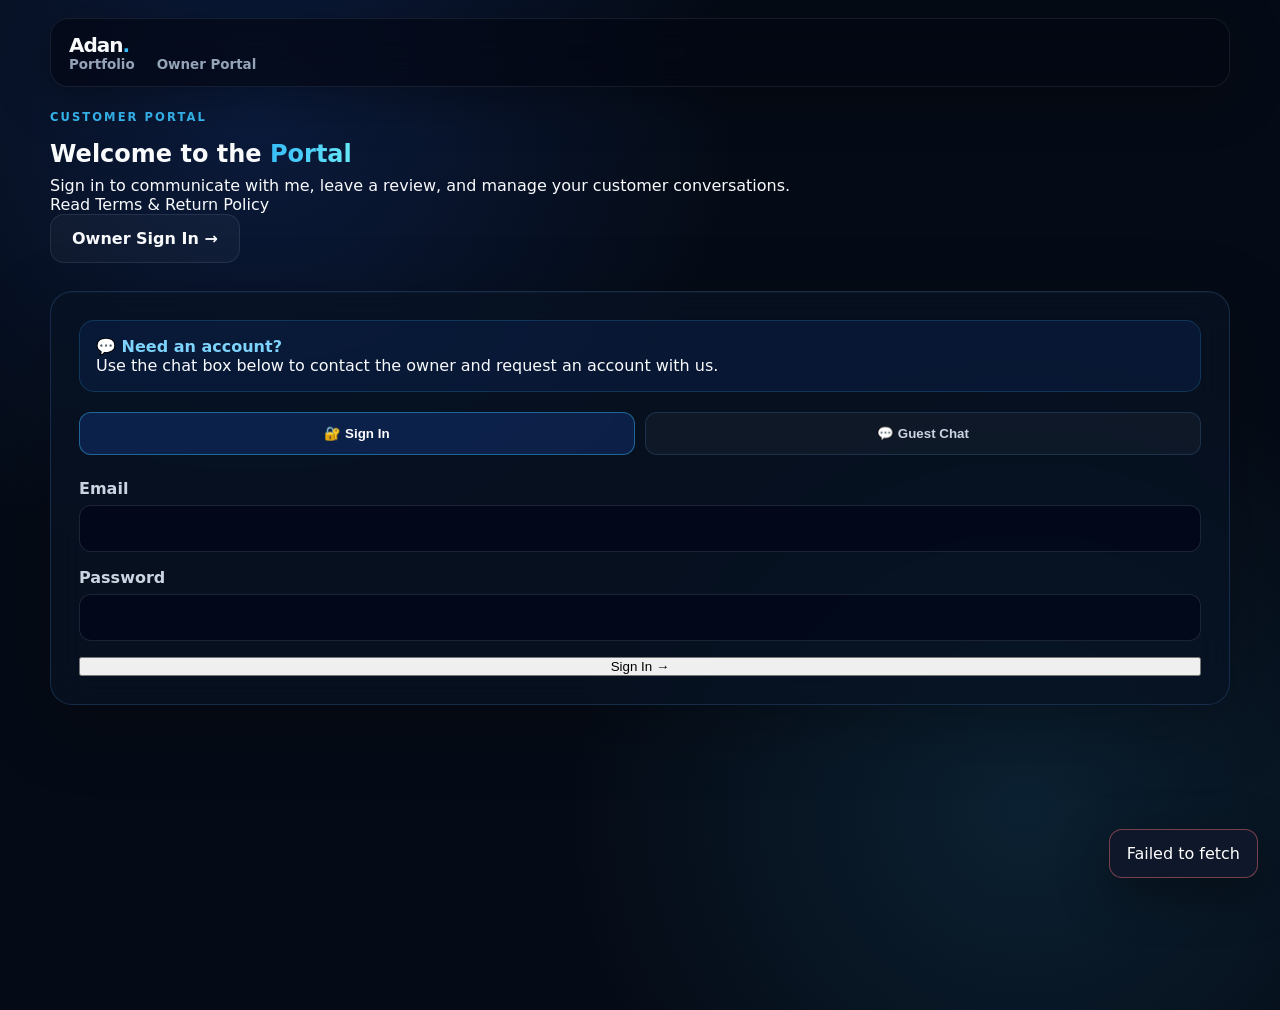
<file: owner.html>
﻿<!DOCTYPE html>
<html lang="en">
<head>
    <meta charset="UTF-8">
    <meta name="viewport" content="width=device-width, initial-scale=1.0">
    <title>Owner Dashboard | Adan</title>
    <link rel="stylesheet" href="style.css">

    <style>
        * {
            box-sizing: border-box;
        }

        body {
            background:
                radial-gradient(circle at 10% 10%, rgba(37,99,235,.15), transparent 35%),
                radial-gradient(circle at 90% 20%, rgba(56,189,248,.10), transparent 35%),
                #030712;
        }

        .owner-page {
            min-height: 100vh;
            padding: 100px 4% 50px;
        }

        .owner-shell {
            max-width: 1500px;
            margin: auto;
        }

        .owner-header {
            display: flex;
            justify-content: space-between;
            align-items: center;
            gap: 20px;
            margin-bottom: 30px;
        }

        .owner-header h1 {
            font-size: clamp(2rem, 5vw, 4rem);
            margin: 0;
        }

        .owner-header p {
            color: #94a3b8;
            margin-top: 8px;
        }

        .owner-actions {
            display: flex;
            gap: 10px;
            flex-wrap: wrap;
        }

        .owner-button {
            border: 0;
            border-radius: 12px;
            padding: 12px 18px;
            color: white;
            background: linear-gradient(135deg,#2563eb,#38bdf8);
            cursor: pointer;
            font-weight: 700;
        }

        .owner-button.secondary {
            background: rgba(37,99,235,.15);
            border: 1px solid rgba(56,189,248,.3);
        }

        .owner-button.danger {
            background: #dc2626;
        }

        .owner-button.warning {
            background: #b45309;
        }

        .owner-button.small {
            padding: 8px 12px;
            font-size: .85rem;
        }

        .owner-tabs {
            display: flex;
            gap: 8px;
            overflow-x: auto;
            padding-bottom: 10px;
            margin-bottom: 25px;
        }

        .owner-tab {
            border: 1px solid rgba(148,163,184,.15);
            background: rgba(8,18,35,.7);
            color: #cbd5e1;
            border-radius: 12px;
            padding: 12px 18px;
            cursor: pointer;
            white-space: nowrap;
        }

        .owner-tab.active {
            background: rgba(37,99,235,.3);
            border-color: rgba(56,189,248,.5);
            color: white;
        }

        .owner-section {
            display: none;
        }

        .owner-section.active {
            display: block;
        }

        .stats-grid {
            display: grid;
            grid-template-columns: repeat(4, 1fr);
            gap: 18px;
            margin-bottom: 25px;
        }

        .stat {
            padding: 24px;
            border-radius: 20px;
            background: rgba(8,18,35,.75);
            border: 1px solid rgba(56,189,248,.15);
        }

        .stat strong {
            display: block;
            font-size: 2.3rem;
            color: #38bdf8;
        }

        .stat span {
            color: #94a3b8;
        }

        .owner-grid {
            display: grid;
            grid-template-columns: repeat(2, 1fr);
            gap: 22px;
        }

        .owner-card {
            background: rgba(8,18,35,.78);
            border: 1px solid rgba(56,189,248,.15);
            border-radius: 22px;
            padding: 25px;
            backdrop-filter: blur(18px);
        }

        .owner-card.full {
            grid-column: 1 / -1;
        }

        .owner-card h2 {
            margin-top: 0;
        }

        .owner-card > p {
            color: #94a3b8;
        }

        .form-grid {
            display: grid;
            grid-template-columns: repeat(2, 1fr);
            gap: 14px;
            margin-top: 20px;
        }

        .form-grid .full {
            grid-column: 1 / -1;
        }

        input,
        textarea,
        select {
            width: 100%;
            padding: 13px 15px;
            border-radius: 12px;
            border: 1px solid rgba(148,163,184,.18);
            background: rgba(3,7,18,.8);
            color: white;
            outline: none;
        }

        textarea {
            min-height: 120px;
            resize: vertical;
        }

        input:focus,
        textarea:focus,
        select:focus {
            border-color: #38bdf8;
        }

        .form-actions {
            display: flex;
            gap: 10px;
            flex-wrap: wrap;
            margin-top: 15px;
        }

        .list {
            display: grid;
            gap: 12px;
            margin-top: 20px;
        }

        .list-item {
            padding: 17px;
            border-radius: 15px;
            background: rgba(255,255,255,.035);
            border: 1px solid rgba(148,163,184,.08);
        }

        .list-item-header {
            display: flex;
            justify-content: space-between;
            align-items: flex-start;
            gap: 15px;
        }

        .list-item h3 {
            margin: 0 0 5px;
        }

        .muted {
            color: #94a3b8;
        }

        .badge {
            display: inline-block;
            padding: 4px 9px;
            border-radius: 999px;
            background: rgba(37,99,235,.18);
            color: #7dd3fc;
            font-size: .8rem;
            margin-right: 5px;
        }

        .badge.off {
            background: rgba(239,68,68,.15);
            color: #fca5a5;
        }

        .item-actions {
            display: flex;
            gap: 6px;
            flex-wrap: wrap;
            justify-content: flex-end;
        }

        .experience-controls {
            display: flex;
            gap: 10px;
            flex-wrap: wrap;
            margin-bottom: 15px;
        }

        .experience-list {
            padding-right: 5px;
        }

        .list-search {
            margin: 0 0 15px;
        }

        .experience-entry {
            display: grid;
            grid-template-columns: 55px 1fr auto;
            gap: 15px;
            align-items: center;
            padding: 15px;
            border-bottom: 1px solid rgba(148,163,184,.08);
        }

        .experience-number {
            color: #38bdf8;
            font-weight: 800;
        }

        .experience-entry h3 {
            margin: 0;
        }

        .experience-entry p {
            margin: 4px 0;
            color: #94a3b8;
        }

        .drop-zone {
            border: 2px dashed rgba(56,189,248,.4);
            border-radius: 20px;
            padding: 45px 25px;
            text-align: center;
            background: rgba(37,99,235,.05);
            cursor: pointer;
            transition: .2s;
        }

        .drop-zone:hover,
        .drop-zone.dragging {
            border-color: #38bdf8;
            background: rgba(37,99,235,.13);
        }

        .drop-zone strong {
            display: block;
            font-size: 1.2rem;
            margin-bottom: 8px;
        }

        .image-preview {
            display: grid;
            grid-template-columns: repeat(auto-fill,minmax(170px,1fr));
            gap: 15px;
            margin-top: 20px;
        }

        .image-card {
            overflow: hidden;
            border-radius: 15px;
            background: rgba(255,255,255,.04);
        }

        .image-card img {
            width: 100%;
            height: 140px;
            object-fit: cover;
            display: block;
        }

        .image-card-info {
            padding: 10px;
        }

        .image-card-info small {
            color: #94a3b8;
            display: block;
            margin-bottom: 8px;
            word-break: break-word;
        }

        .chat-layout {
            display: grid;
            grid-template-columns: 330px 1fr;
            gap: 18px;
        }

        .conversation-list {
            max-height: 600px;
            overflow-y: auto;
        }

        .conversation {
            padding: 15px;
            border-radius: 14px;
            margin-bottom: 8px;
            background: rgba(255,255,255,.03);
            border: 1px solid transparent;
            cursor: pointer;
        }

        .conversation:hover,
        .conversation.selected {
            border-color: rgba(56,189,248,.4);
            background: rgba(37,99,235,.12);
        }

        .conversation strong {
            display: block;
        }

        .conversation small {
            color: #64748b;
        }

        .chat-box {
            height: 450px;
            overflow-y: auto;
            padding: 18px;
            border-radius: 17px;
            background: rgba(3,7,18,.7);
            border: 1px solid rgba(148,163,184,.1);
        }

        .chat-message {
            max-width: 78%;
            padding: 12px 15px;
            border-radius: 16px;
            margin-bottom: 12px;
        }

        .chat-message.owner {
            margin-left: auto;
            background: rgba(37,99,235,.25);
        }

        .chat-message.customer {
            margin-right: auto;
            background: rgba(56,189,248,.10);
        }

        .chat-message small {
            display: block;
            color: #64748b;
            margin-bottom: 4px;
        }

        .chat-compose {
            display: flex;
            gap: 10px;
            margin-top: 12px;
        }

        .chat-compose textarea {
            min-height: 60px;
        }

        .stars {
            color: #facc15;
            letter-spacing: 2px;
        }

        .notice {
            padding: 13px 15px;
            border-radius: 12px;
            background: rgba(37,99,235,.1);
            border: 1px solid rgba(56,189,248,.15);
            color: #bae6fd;
            margin-bottom: 15px;
        }

        .hidden {
            display: none !important;
        }

        @media(max-width: 1000px) {
            .stats-grid {
                grid-template-columns: repeat(2,1fr);
            }

            .chat-layout {
                grid-template-columns: 1fr;
            }
        }

        @media(max-width: 700px) {
            .owner-page {
                padding: 84px 12px 30px;
            }

            .owner-tabs {
                position: sticky;
                top: 8px;
                z-index: 20;
                padding: 8px;
                border-radius: 14px;
                background: rgba(3,7,18,.92);
                backdrop-filter: blur(14px);
            }

            .owner-header {
                align-items: flex-start;
                flex-direction: column;
            }

            .owner-grid,
            .form-grid {
                grid-template-columns: 1fr;
            }

            .owner-card.full,
            .form-grid .full {
                grid-column: auto;
            }

            .stats-grid {
                grid-template-columns: 1fr;
            }

            .experience-entry {
                grid-template-columns: 35px 1fr;
                padding: 15px 4px;
            }

            .experience-entry .item-actions {
                grid-column: 2;
                justify-content: flex-start;
            }

            .chat-compose {
                flex-direction: column;
            }
        }
    </style>
</head>

<body>

<header class="navbar">
    <a href="index.html" class="logo">ADAN<span>.</span></a>

    <nav>
        <a href="index.html">Portfolio</a>
        <a href="portal.html">Customer Portal</a>
    </nav>
</header>

<main class="owner-page">

<div class="owner-shell">

    <header class="owner-header">
        <div>
            <h1>Owner <span class="gradient-text">Dashboard</span></h1>
            <p>Manage your portfolio, customers, work and messages.</p>
        </div>

        <div class="owner-actions">
            <button class="owner-button secondary" onclick="location.href='index.html'">
                View Portfolio
            </button>

            <button id="logoutBtn" class="owner-button danger">
                Sign Out
            </button>
        </div>
    </header>

    <nav class="owner-tabs">

        <button class="owner-tab active" data-tab="overview">
            📊 Overview
        </button>

        <button class="owner-tab" data-tab="projects">
            🚀 Projects
        </button>

        <button class="owner-tab" data-tab="experience">
            📚 Experience
        </button>

        <button class="owner-tab" data-tab="images">
            🖼️ Images
        </button>

        <button class="owner-tab" data-tab="customers">
            👥 Customers
        </button>

        <button class="owner-tab" data-tab="jobs">
            🛠️ Jobs
        </button>

        <button class="owner-tab" data-tab="reviews">
            ⭐ Reviews
        </button>

        <button class="owner-tab" data-tab="messages">
            💬 Messages
        </button>

    </nav>

    <section id="jobs" class="owner-section">
        <div class="owner-card">
            <h2>🛠️ Customer Job Requests</h2>
            <p class="muted">Update work progress and payment status for every request.</p>
            <label>
                View jobs
                <select id="jobFilter">
                    <option value="all">All jobs</option>
                    <option value="ongoing">Ongoing jobs</option>
                    <option value="requested">Requested</option>
                    <option value="completed">Completed</option>
                    <option value="cancelled">Cancelled</option>
                </select>
            </label>
            <div id="jobList" class="list">Loading...</div>
        </div>
    </section>

    <!-- OVERVIEW -->

    <section id="overview" class="owner-section active">

        <div class="stats-grid">

            <div class="stat">
                <strong id="statProjects">0</strong>
                <span>Projects</span>
            </div>

            <div class="stat">
                <strong id="statExperience">0</strong>
                <span>Experience Entries</span>
            </div>

            <div class="stat">
                <strong id="statCustomers">0</strong>
                <span>Customers</span>
            </div>

            <div class="stat">
                <strong id="statMessages">0</strong>
                <span>Conversations</span>
            </div>

        </div>

        <div class="owner-grid">

            <div class="owner-card full">

                <h2>⚡ Quick Actions</h2>

                <div class="form-actions">

                    <button class="owner-button"
                        onclick="switchTab('projects')">
                        Add Project
                    </button>

                    <button class="owner-button"
                        onclick="switchTab('experience')">
                        Add Experience
                    </button>

                    <button class="owner-button"
                        onclick="switchTab('images')">
                        Upload Images
                    </button>

                    <button class="owner-button"
                        onclick="switchTab('customers')">
                        Manage Customers
                    </button>

                    <button class="owner-button"
                        onclick="switchTab('messages')">
                        Open Messages
                    </button>

                </div>

            </div>

        </div>

    </section>

    <!-- PROJECTS -->

    <section id="projects" class="owner-section">

        <div class="owner-grid">

            <div class="owner-card">

                <h2>🚀 Add / Edit Project</h2>

                <form id="projectForm" class="form-grid">

                    <input id="projectId" type="hidden">

                    <input
                        id="projectTitle"
                        placeholder="Project title"
                        required
                    >

                    <input
                        id="projectCategory"
                        placeholder="Category"
                        required
                    >

                    <textarea
                        id="projectDescription"
                        class="full"
                        placeholder="Project description"
                        required
                    ></textarea>

                    <label>
                        <input
                            id="projectFeatured"
                            type="checkbox"
                        >
                        Featured project
                    </label>

                    <input
                        id="projectOrder"
                        type="number"
                        placeholder="Sort order"
                        value="0"
                    >

                </form>

                <div class="form-actions">

                    <button
                        class="owner-button"
                        onclick="saveProject()">
                        Save Project
                    </button>

                    <button
                        class="owner-button secondary"
                        onclick="clearProjectForm()">
                        Clear
                    </button>

                </div>

            </div>

            <div class="owner-card">

                <h2>📦 Existing Projects</h2>

                <div id="projectList" class="list">
                    Loading...
                </div>

            </div>

        </div>

    </section>

    <!-- EXPERIENCE -->

    <section id="experience" class="owner-section">

        <div class="owner-grid">

            <div class="owner-card">

                <h2>➕ Add Experience</h2>

                <p>
                    Add as many roles as you want. Existing experience
                    will remain untouched unless you edit or delete it.
                </p>

                <form id="experienceForm" class="form-grid">

                    <input id="experienceId" type="hidden">

                    <input
                        id="experienceOrganization"
                        placeholder="Organisation"
                        required
                    >

                    <input
                        id="experienceRole"
                        placeholder="Role"
                        required
                    >

                    <select id="experienceCategory">

                        <option value="senior">
                            Senior Leadership
                        </option>

                        <option value="high">
                            High Ranking
                        </option>

                        <option value="middle">
                            Management
                        </option>

                        <option value="entry">
                            Entry-Level
                        </option>

                    </select>

                    <input
                        id="experienceOrder"
                        type="number"
                        placeholder="Sort order"
                        value="0"
                    >

                </form>

                <div class="form-actions">

                    <button
                        class="owner-button"
                        onclick="saveExperience()">
                        Save Experience
                    </button>

                    <button
                        class="owner-button secondary"
                        onclick="clearExperienceForm()">
                        Clear
                    </button>

                </div>

            </div>

            <div class="owner-card">

                <h2>🔎 Experience Filter</h2>

                <div class="experience-controls">

                    <input
                        id="experienceSearch"
                        class="list-search"
                        type="search"
                        placeholder="Search organisation or role..."
                        oninput="renderExperience()"
                        aria-label="Search experience">

                    <select id="experienceFilter"
                        onchange="renderExperience()">

                        <option value="all">All Experience</option>
                        <option value="senior">Senior Leadership</option>
                        <option value="high">High Ranking</option>
                        <option value="middle">Management</option>
                        <option value="entry">Entry-Level</option>

                    </select>

                </div>

                <div id="experienceCount" class="notice">
                    Loading experience...
                </div>

            </div>

            <div class="owner-card full">

                <h2>📚 Experience Library</h2>

                <div id="experienceList"
                     class="experience-list">
                    Loading...
                </div>

            </div>

        </div>

    </section>

    <!-- IMAGES -->

    <section id="images" class="owner-section">

        <div class="owner-grid">

            <div class="owner-card">

                <h2>🖼️ Upload Image</h2>

                <p>
                    Drag an image here or click the box.
                    Images are stored in the GitHub repository.
                </p>

                <div id="dropZone" class="drop-zone">

                    <strong>📁 Drop image here</strong>

                    <span class="muted">
                        or click to choose a file
                    </span>

                    <input
                        id="imageInput"
                        type="file"
                        accept="image/*"
                        hidden
                    >

                </div>

                <div class="form-grid">

                    <input
                        id="imageCategory"
                        placeholder="Category (e.g. project)"
                        value="general"
                    >

                    <input
                        id="imageProjectId"
                        type="number"
                        placeholder="Project ID (optional)"
                    >

                    <input
                        id="imageExperienceId"
                        type="number"
                        placeholder="Experience ID (optional)"
                    >

                </div>

                <div id="uploadStatus" class="notice hidden">
                    Uploading...
                </div>

            </div>

            <div class="owner-card">

                <h2>💡 Image Storage</h2>

                <p>
                    Images are kept outside D1. D1 stores the image
                    metadata while GitHub stores the actual file.
                </p>

                <p>
                    This keeps your database lightweight and avoids
                    needing paid object storage.
                </p>

            </div>

            <div class="owner-card full">

                <h2>🗂️ Image Library</h2>

                <div id="imageLibrary" class="image-preview">
                    Loading...
                </div>

            </div>

        </div>

    </section>

    <!-- CUSTOMERS -->

    <section id="customers" class="owner-section">

        <div class="owner-grid">

            <div class="owner-card">

                <h2>👤 Create Customer Account</h2>

                <form id="customerForm" class="form-grid">

                    <input
                        id="customerName"
                        placeholder="Display name"
                        required
                    >

                    <input
                        id="customerEmail"
                        type="email"
                        placeholder="Email"
                        required
                    >

                    <input
                        id="customerPassword"
                        type="password"
                        placeholder="Temporary password"
                        minlength="12"
                        required
                    >

                </form>

                <div class="form-actions">

                    <button
                        class="owner-button"
                        onclick="createCustomer()">
                        Create Account
                    </button>

                </div>

                <p class="muted">
                    Give the customer their login details securely.
                </p>

            </div>

            <div class="owner-card">

                <h2>🛡️ Account Management</h2>

                <p>
                    Termination disables the account and removes its
                    active sessions. You can restore it later.
                </p>

            </div>

            <div class="owner-card full">

                <h2>👥 Customers</h2>

                <div id="customerList" class="list">
                    Loading...
                </div>

            </div>

        </div>

    </section>

    <!-- REVIEWS -->

    <section id="reviews" class="owner-section">

        <div class="owner-grid">

            <div class="owner-card">

                <h2>⭐ Write Customer Review</h2>

                <p>
                    You can create a review on behalf of a customer.
                </p>

                <form id="ownerReviewForm" class="form-grid">

                    <select id="ownerReviewCustomer" class="full">
                        <option value="">Select customer</option>
                    </select>

                    <select id="ownerReviewRating">

                        <option value="5">★★★★★ — 5</option>
                        <option value="4">★★★★ — 4</option>
                        <option value="3">★★★ — 3</option>
                        <option value="2">★★ — 2</option>
                        <option value="1">★ — 1</option>

                    </select>

                    <textarea
                        id="ownerReviewText"
                        class="full"
                        placeholder="Review text"
                        maxlength="2000"
                        required
                    ></textarea>

                </form>

                <div class="form-actions">

                    <button
                        class="owner-button"
                        onclick="createReview()">
                        Publish Review
                    </button>

                </div>

            </div>

            <div class="owner-card">

                <h2>ℹ️ Review Workflow</h2>

                <p>
                    Customer-submitted reviews remain pending until
                    you approve them.
                </p>

                <p>
                    Reviews created here are immediately approved.
                </p>

            </div>

            <div class="owner-card full">

                <h2>⭐ Review Management</h2>

                <div id="reviewList" class="list">
                    Loading...
                </div>

            </div>

        </div>

    </section>

    <!-- MESSAGES -->

    <section id="messages" class="owner-section">

        <div class="owner-card">

            <h2>💬 Customer Messages</h2>

            <div class="notice">
                Guest account requests and customer messages appear here.
                New customer/guest messages are also sent to your Discord DM.
            </div>

            <div class="chat-layout">

                <div>

                    <h3>Conversations</h3>

                    <div
                        id="conversationList"
                        class="conversation-list">
                        Loading...
                    </div>

                </div>

                <div>

                    <h3 id="selectedConversationTitle">
                        Select a conversation
                    </h3>

                    <div
                        id="ownerChat"
                        class="chat-box">
                    </div>

                    <form id="ownerChatForm"
                          class="chat-compose">

                        <textarea
                            id="ownerChatInput"
                            placeholder="Write a reply..."
                            maxlength="3000"
                            required>
                        </textarea>

                        <button class="owner-button">
                            Send
                        </button>

                    </form>

                </div>

            </div>

        </div>

    </section>

</div>

</main>

<script>

const API =
    "https://adan-portfolio-api.adanfuau1.workers.dev";

const $ = id =>
    document.getElementById(id);

let projects = [];
let experience = [];
let customers = [];
let reviews = [];
let images = [];
let conversations = [];

let selectedConversation = null;

function escapeHtml(value) {

    return String(value ?? "")
        .replaceAll("&","&amp;")
        .replaceAll("<","&lt;")
        .replaceAll(">","&gt;")
        .replaceAll('"',"&quot;")
        .replaceAll("'","&#039;");
}

async function api(path, options = {}) {

    const response = await fetch(API + path, {

        credentials: "include",

        ...options,

        headers: {

            "Content-Type": "application/json",

            ...(options.headers || {})
        }
    });

    let data = {};

    try {
        data = await response.json();
    } catch {}

    if (!response.ok) {

        throw new Error(
            data.error || "Request failed"
        );
    }

    return data;
}

/* AUTH */

async function checkAuth() {

    try {

        const data =
            await api("/auth/me");

        if (!data.account ||
            data.account.role !== "owner") {

            location.href = "owner-login.html";
            return;
        }

        await loadEverything();

    } catch {

        location.href = "portal.html";
    }
}

/* TABS */

document.querySelectorAll(".owner-tab")
    .forEach(button => {

        button.addEventListener("click", () => {

            switchTab(
                button.dataset.tab
            );

        });

    });

function switchTab(tab) {

    document.querySelectorAll(".owner-tab")
        .forEach(button => {

            button.classList.toggle(
                "active",
                button.dataset.tab === tab
            );

        });

    document.querySelectorAll(".owner-section")
        .forEach(section => {

            section.classList.toggle(
                "active",
                section.id === tab
            );

        });

}

/* PROJECTS */

async function loadProjects() {

    const data =
        await api("/projects");

    projects =
        data.projects || [];

    renderProjects();

    $("statProjects").textContent =
        projects.length;
}

function renderProjects() {

    $("projectList").innerHTML =
        projects.length

        ? projects.map(project => `

            <div class="list-item">

                <div class="list-item-header">

                    <div>

                        <h3>
                            ${escapeHtml(project.title)}
                        </h3>

                        <span class="badge">
                            ${escapeHtml(project.category)}
                        </span>

                        ${
                            project.featured
                            ? `<span class="badge">
                                Featured
                              </span>`
                            : ""
                        }

                        <p class="muted">
                            ${escapeHtml(project.description)}
                        </p>

                    </div>

                    <div class="item-actions">

                        <button
                            class="owner-button small secondary"
                            onclick="editProject(${project.id})">
                            Edit
                        </button>

                        <button
                            class="owner-button small danger"
                            onclick="deleteProject(${project.id})">
                            Delete
                        </button>

                    </div>

                </div>

            </div>

        `).join("")

        : "<p class='muted'>No projects yet.</p>";
}

async function saveProject() {

    try {

        const id =
            $("projectId").value;

        const body = {

            title:
                $("projectTitle").value.trim(),

            description:
                $("projectDescription").value.trim(),

            category:
                $("projectCategory").value.trim(),

            featured:
                $("projectFeatured").checked,

            sort_order:
                Number($("projectOrder").value) || 0
        };

        if (!body.title ||
            !body.description ||
            !body.category) {

            alert("Fill in all project fields.");
            return;
        }

        if (id) {

            await api(
                `/admin/projects/${id}`,
                {
                    method: "PUT",
                    body: JSON.stringify(body)
                }
            );

        } else {

            await api(
                "/admin/projects",
                {
                    method: "POST",
                    body: JSON.stringify(body)
                }
            );

        }

        clearProjectForm();

        await loadProjects();

    } catch (error) {

        alert(error.message);
    }
}

function editProject(id) {

    const project =
        projects.find(
            item => item.id === id
        );

    if (!project) return;

    $("projectId").value =
        project.id;

    $("projectTitle").value =
        project.title;

    $("projectDescription").value =
        project.description;

    $("projectCategory").value =
        project.category;

    $("projectFeatured").checked =
        Boolean(project.featured);

    $("projectOrder").value =
        project.sort_order || 0;

    switchTab("projects");
}

function clearProjectForm() {

    $("projectId").value = "";
    $("projectTitle").value = "";
    $("projectDescription").value = "";
    $("projectCategory").value = "";
    $("projectFeatured").checked = false;
    $("projectOrder").value = 0;
}

async function deleteProject(id) {

    if (!confirm("Delete this project?")) return;

    try {

        await api(
            `/admin/projects/${id}`,
            {
                method: "DELETE"
            }
        );

        await loadProjects();

    } catch (error) {

        alert(error.message);
    }
}

/* EXPERIENCE */

async function loadExperience() {

    const data =
        await api("/experience");

    experience =
        data.experience || [];

    renderExperience();

    $("statExperience").textContent =
        experience.length;
}

function renderExperience() {

    const filter =
        $("experienceFilter").value;

    const query =
        $("experienceSearch")?.value.trim().toLowerCase() || "";

    const filtered =
        filter === "all"
            ? experience
            : experience.filter(
                item => item.category === filter
            );

    const searched = filtered.filter(item =>
        !query ||
        `${item.organization} ${item.role}`
            .toLowerCase()
            .includes(query)
    );

    $("experienceCount").textContent =
        `${searched.length} shown • ${experience.length} total experience entries`;

    $("experienceList").innerHTML =
        searched.map((item,index) => `

            <div class="experience-entry">

                <div class="experience-number">
                    #${index + 1}
                </div>

                <div>

                    <h3>
                        ${escapeHtml(item.organization)}
                    </h3>

                    <p>
                        ${escapeHtml(item.role)}
                    </p>

                    <span class="badge">
                        ${escapeHtml(item.category)}
                    </span>

                    <span class="muted">
                        Order: ${item.sort_order}
                    </span>

                </div>

                <div class="item-actions">

                    <button
                        class="owner-button small secondary"
                        onclick="editExperience(${item.id})">
                        Edit
                    </button>

                    <button
                        class="owner-button small danger"
                        onclick="deleteExperience(${item.id})">
                        Delete
                    </button>

                </div>

            </div>

        `).join("");

    if (!searched.length) {

        $("experienceList").innerHTML =
            "<p class='muted'>No experience in this category.</p>";
    }
}

async function saveExperience() {

    try {

        const id =
            $("experienceId").value;

        const body = {

            organization:
                $("experienceOrganization").value.trim(),

            role:
                $("experienceRole").value.trim(),

            category:
                $("experienceCategory").value,

            sort_order:
                Number($("experienceOrder").value) || 0

        };

        if (!body.organization ||
            !body.role) {

            alert(
                "Organisation and role are required."
            );

            return;
        }

        if (id) {

            await api(
                `/admin/experience/${id}`,
                {
                    method: "PUT",
                    body: JSON.stringify(body)
                }
            );

        } else {

            await api(
                "/admin/experience",
                {
                    method: "POST",
                    body: JSON.stringify(body)
                }
            );

        }

        clearExperienceForm();

        await loadExperience();

    } catch (error) {

        alert(error.message);
    }
}

function editExperience(id) {

    const item =
        experience.find(
            entry => entry.id === id
        );

    if (!item) return;

    $("experienceId").value =
        item.id;

    $("experienceOrganization").value =
        item.organization;

    $("experienceRole").value =
        item.role;

    $("experienceCategory").value =
        item.category;

    $("experienceOrder").value =
        item.sort_order || 0;

    switchTab("experience");
}

function clearExperienceForm() {

    $("experienceId").value = "";
    $("experienceOrganization").value = "";
    $("experienceRole").value = "";
    $("experienceCategory").value = "senior";
    $("experienceOrder").value = 0;
}

async function deleteExperience(id) {

    if (!confirm(
        "Delete this experience entry?"
    )) return;

    try {

        await api(
            `/admin/experience/${id}`,
            {
                method: "DELETE"
            }
        );

        await loadExperience();

    } catch (error) {

        alert(error.message);
    }
}

/* IMAGES */

const dropZone =
    $("dropZone");

const imageInput =
    $("imageInput");

dropZone.addEventListener(
    "click",
    () => imageInput.click()
);

dropZone.addEventListener(
    "dragover",
    event => {

        event.preventDefault();

        dropZone.classList.add(
            "dragging"
        );

    }
);

dropZone.addEventListener(
    "dragleave",
    () => {

        dropZone.classList.remove(
            "dragging"
        );

    }
);

dropZone.addEventListener(
    "drop",
    event => {

        event.preventDefault();

        dropZone.classList.remove(
            "dragging"
        );

        const file =
            event.dataTransfer.files[0];

        if (file) {
            uploadImage(file);
        }

    }
);

imageInput.addEventListener(
    "change",
    () => {

        const file =
            imageInput.files[0];

        if (file) {
            uploadImage(file);
        }

    }
);

async function uploadImage(file) {

    if (!file.type.startsWith("image/")) {

        alert("Please select an image.");
        return;
    }

    if (file.size > 5 * 1024 * 1024) {

        alert(
            "Maximum image size is 5 MB."
        );

        return;
    }

    const status =
        $("uploadStatus");

    status.classList.remove(
        "hidden"
    );

    status.textContent =
        `Uploading ${file.name}...`;

    try {

        const base64 =
            await fileToBase64(file);

        await api(
            "/admin/images/upload",
            {
                method: "POST",
                body: JSON.stringify({

                    name: file.name,

                    mime_type: file.type,

                    data_base64:
                        base64.split(",")[1],

                    category:
                        $("imageCategory").value ||
                        "general",

                    project_id:
                        $("imageProjectId").value
                            ? Number(
                                $("imageProjectId").value
                              )
                            : null,

                    experience_id:
                        $("imageExperienceId").value
                            ? Number(
                                $("imageExperienceId").value
                              )
                            : null
                })
            }
        );

        status.textContent =
            "✅ Upload complete!";

        imageInput.value = "";

        await loadImages();

    } catch (error) {

        status.textContent =
            "❌ " + error.message;
    }
}

function fileToBase64(file) {

    return new Promise(
        (resolve,reject) => {

            const reader =
                new FileReader();

            reader.onload =
                () => resolve(
                    reader.result
                );

            reader.onerror =
                reject;

            reader.readAsDataURL(file);
        }
    );
}

async function loadImages() {

    const data =
        await api("/admin/images");

    images =
        data.images || [];

    renderImages();
}

function renderImages() {

    $("imageLibrary").innerHTML =
        images.length

        ? images.map(image => `

            <div class="image-card">

                <img
                    src="${escapeHtml(image.url)}"
                    alt="${escapeHtml(image.name)}"
                >

                <div class="image-card-info">

                    <small>
                        ${escapeHtml(image.name)}
                    </small>

                    <span class="badge">
                        ${escapeHtml(image.category)}
                    </span>

                    <button
                        class="owner-button small danger"
                        onclick="deleteImage(${image.id})">
                        Delete
                    </button>

                </div>

            </div>

        `).join("")

        : "<p class='muted'>No images uploaded yet.</p>";
}

async function deleteImage(id) {

    if (!confirm(
        "Remove this image from the portfolio library?"
    )) return;

    try {

        await api(
            `/admin/images/${id}`,
            {
                method: "DELETE"
            }
        );

        await loadImages();

    } catch (error) {

        alert(error.message);
    }
}

/* CUSTOMERS */

async function loadCustomers() {

    const data =
        await api("/admin/accounts");

    customers =
        data.accounts || [];

    renderCustomers();

    $("statCustomers").textContent =
        customers.filter(
            customer =>
                customer.role === "customer"
        ).length;

    populateCustomerSelect();
}

async function loadJobs() {
    const data = await api("/admin/jobs");
    const jobs = data.jobs || [];
    const filter = $("jobFilter")?.value || "all";
    const visibleJobs = jobs.filter(job => {
        if (filter === "ongoing") {
            return ["accepted", "in_progress", "awaiting_payment"].includes(job.status);
        }
        return filter === "all" || job.status === filter;
    });
    const list = $("jobList");

    list.innerHTML = visibleJobs.length
        ? visibleJobs.map(job => `
            <article class="owner-card" style="margin-top:14px;">
                <div style="display:flex;justify-content:space-between;gap:16px;flex-wrap:wrap;">
                    <div>
                        <h3>${escapeHtml(job.title)}</h3>
                        <p class="muted">
                            ${escapeHtml(job.customer_name)} · ${escapeHtml(job.customer_email)}
                        </p>
                    </div>
                    <small class="muted">${escapeHtml(job.created_at)}</small>
                </div>
                <p>${escapeHtml(job.description)}</p>
                <p class="muted">
                    Payment method: ${escapeHtml(job.payment_method || "—")}
                </p>
                <p class="muted">
                    Price: ${job.price_amount === null || job.price_amount === undefined ? "Not set" : escapeHtml(job.price_amount)}
                    · Deadline: ${escapeHtml(job.deadline || "Not set")}
                </p>
                <div class="form-grid">
                    <label>
                        Job status
                        <select id="job-status-${job.id}">
                            ${[
                                ["requested", "Requested"],
                                ["accepted", "Accepted"],
                                ["in_progress", "In progress"],
                                ["awaiting_payment", "Awaiting payment"],
                                ["completed", "Completed"],
                                ["cancelled", "Cancelled"]
                            ].map(([value, label]) =>
                                `<option value="${value}" ${job.status === value ? "selected" : ""}>${label}</option>`
                            ).join("")}
                        </select>
                    </label>
                    <label>
                        Payment status
                        <select id="job-payment-${job.id}">
                            ${[
                                ["unpaid", "Unpaid"],
                                ["pending", "Pending"],
                                ["paid", "Paid"],
                                ["refunded", "Refunded"]
                            ].map(([value, label]) =>
                                `<option value="${value}" ${job.payment_status === value ? "selected" : ""}>${label}</option>`
                            ).join("")}
                        </select>
                    </label>
                    <label>
                        Price
                        <input id="job-price-${job.id}" type="number" min="0" step="0.01" value="${job.price_amount ?? ""}">
                    </label>
                    <label>
                        Deadline
                        <input id="job-deadline-${job.id}" type="date" value="${escapeHtml(job.deadline || "")}">
                    </label>
                </div>
                <button class="owner-button small" onclick="saveJob(${job.id})">
                    Save job update
                </button>
            </article>
        `).join("")
        : "<p class='muted'>No customer job requests yet.</p>";
}

$("jobFilter").addEventListener("change", loadJobs);

async function saveJob(id) {
    try {
        await api(`/admin/jobs/${id}`, {
            method: "PATCH",
            body: JSON.stringify({
                status: $(`job-status-${id}`).value,
                payment_status: $(`job-payment-${id}`).value
                ,price_amount: $(`job-price-${id}`).value
                ,deadline: $(`job-deadline-${id}`).value
            })
        });
        await loadJobs();
        alert("Job updated.");
    } catch (error) {
        alert(error.message);
    }
}

function renderCustomers() {

    const list =
        customers.filter(
            customer =>
                customer.role === "customer"
        );

    $("customerList").innerHTML =
        list.length

        ? list.map(customer => `

            <div class="list-item">

                <div class="list-item-header">

                    <div>

                        <h3>
                            ${escapeHtml(
                                customer.display_name
                            )}
                        </h3>

                        <p class="muted">
                            ${escapeHtml(
                                customer.email
                            )}
                        </p>

                        ${
                            customer.active
                            ? `<span class="badge">
                                Active
                              </span>`
                            : `<span class="badge off">
                                Terminated
                              </span>`
                        }

                    </div>

                    <div class="item-actions">

                        ${
                            customer.active

                            ? `<button
                                class="owner-button small danger"
                                onclick="terminateCustomer(${customer.id})">
                                Terminate
                              </button>`

                            : `<button
                                class="owner-button small"
                                onclick="restoreCustomer(${customer.id})">
                                Restore
                              </button>`
                        }

                    </div>

                </div>

            </div>

        `).join("")

        : "<p class='muted'>No customers yet.</p>";
}

function populateCustomerSelect() {

    $("ownerReviewCustomer").innerHTML =
        `<option value="">Select customer</option>` +

        customers
            .filter(
                customer =>
                    customer.role === "customer"
                    && customer.active
            )
            .map(customer => `
                <option value="${customer.id}">
                    ${escapeHtml(
                        customer.display_name
                    )} — ${escapeHtml(
                        customer.email
                    )}
                </option>
            `)
            .join("");
}

async function createCustomer() {

    try {

        const body = {

            display_name:
                $("customerName").value.trim(),

            email:
                $("customerEmail").value.trim(),

            password:
                $("customerPassword").value

        };

        if (!body.display_name ||
            !body.email ||
            body.password.length < 12) {

            alert(
                "Name, email and a 12+ character password are required."
            );

            return;
        }

        await api(
            "/admin/accounts",
            {
                method: "POST",
                body: JSON.stringify(body)
            }
        );

        $("customerName").value = "";
        $("customerEmail").value = "";
        $("customerPassword").value = "";

        alert("Customer account created.");

        await loadCustomers();

    } catch (error) {

        alert(error.message);
    }
}

async function terminateCustomer(id) {

    if (!confirm(
        "Terminate this customer account?"
    )) return;

    try {

        await api(
            `/admin/accounts/${id}/terminate`,
            {
                method: "POST"
            }
        );

        await loadCustomers();

    } catch (error) {

        alert(error.message);
    }
}

async function restoreCustomer(id) {

    try {

        await api(
            `/admin/accounts/${id}/restore`,
            {
                method: "POST"
            }
        );

        await loadCustomers();

    } catch (error) {

        alert(error.message);
    }
}

/* REVIEWS */

async function loadReviews() {

    const data =
        await api("/admin/reviews");

    reviews =
        data.reviews || [];

    renderReviews();
}

function renderReviews() {

    $("reviewList").innerHTML =
        reviews.length

        ? reviews.map(review => `

            <div class="list-item">

                <div class="list-item-header">

                    <div>

                        <h3>
                            ${escapeHtml(
                                review.display_name
                            )}
                        </h3>

                        <div class="stars">
                            ${
                                "★".repeat(
                                    review.rating
                                )
                            }${
                                "☆".repeat(
                                    5-review.rating
                                )
                            }
                        </div>

                        <p>
                            "${escapeHtml(
                                review.review_text
                            )}"
                        </p>

                        ${
                            review.approved

                            ? `<span class="badge">
                                Approved
                              </span>`

                            : `<span class="badge off">
                                Pending
                              </span>`
                        }

                    </div>

                    <div class="item-actions">

                        ${
                            !review.approved

                            ? `<button
                                class="owner-button small"
                                onclick="approveReview(${review.id})">
                                Approve
                              </button>`

                            : ""
                        }

                        <button
                            class="owner-button small danger"
                            onclick="deleteReview(${review.id})">
                            Delete
                        </button>

                    </div>

                </div>

            </div>

        `).join("")

        : "<p class='muted'>No reviews yet.</p>";
}

async function createReview() {

    const accountId =
        Number(
            $("ownerReviewCustomer").value
        );

    const rating =
        Number(
            $("ownerReviewRating").value
        );

    const reviewText =
        $("ownerReviewText").value.trim();

    if (!accountId ||
        !reviewText) {

        alert(
            "Select a customer and write a review."
        );

        return;
    }

    try {

        await api(
            "/admin/reviews",
            {
                method: "POST",
                body: JSON.stringify({

                    account_id: accountId,

                    rating,

                    review_text: reviewText
                })
            }
        );

        $("ownerReviewCustomer").value = "";
        $("ownerReviewText").value = "";

        await loadReviews();

        alert("Review published.");

    } catch (error) {

        alert(error.message);
    }
}

async function approveReview(id) {

    try {

        await api(
            `/admin/reviews/${id}/approve`,
            {
                method: "POST"
            }
        );

        await loadReviews();

    } catch (error) {

        alert(error.message);
    }
}

async function deleteReview(id) {

    if (!confirm(
        "Delete this review?"
    )) return;

    try {

        await api(
            `/admin/reviews/${id}`,
            {
                method: "DELETE"
            }
        );

        await loadReviews();

    } catch (error) {

        alert(error.message);
    }
}

/* CONVERSATIONS */

async function loadConversations() {

    const data =
        await api("/admin/conversations");

    conversations =
        data.conversations || [];

    renderConversations();

    $("statMessages").textContent =
        conversations.length;
}

function renderConversations() {

    $("conversationList").innerHTML =
        conversations.length

        ? conversations.map(conversation => {

            const isGuest =
                !conversation.account_id;

            const name =
                isGuest
                    ? conversation.guest_name || "Guest"
                    : conversation.account_name || "Customer";

            const contact =
                isGuest
                    ? conversation.guest_contact || ""
                    : conversation.account_email || "";

            return `

                <div
                    class="conversation ${
                        selectedConversation === conversation.id
                            ? "selected"
                            : ""
                    }"
                    onclick="selectConversation(${conversation.id})">

                    <strong>
                        ${escapeHtml(name)}
                    </strong>

                    <small>
                        ${escapeHtml(contact)}
                    </small>

                    <small>
                        ${isGuest ? "Guest request" : "Customer"}
                        • ${escapeHtml(
                            conversation.status
                        )}
                    </small>

                </div>

            `;

        }).join("")

        : "<p class='muted'>No conversations yet.</p>";
}

async function selectConversation(id) {

    selectedConversation = id;

    const conversation =
        conversations.find(
            item => item.id === id
        );

    if (!conversation) return;

    const isGuest =
        !conversation.account_id;

    $("selectedConversationTitle")
        .textContent =
            isGuest
                ? `💬 ${conversation.guest_name || "Guest"}`
                : `💬 ${conversation.account_name || "Customer"}`;

    renderConversations();

    await loadOwnerMessages();
}

async function loadOwnerMessages() {

    if (!selectedConversation) return;

    const conversation =
        conversations.find(
            item =>
                item.id === selectedConversation
        );

    if (!conversation) return;

    let data;

    if (conversation.account_id) {

        data = await api(
            `/conversations/${selectedConversation}/messages`
        );

    } else {

        /*
         * Guest messages use their guest token.
         */

        if (!conversation.guest_token) {
            $("ownerChat").innerHTML =
                "<p class='muted'>Guest token unavailable.</p>";
            return;
        }

        data = await api(
            `/conversations/${selectedConversation}/messages`
        );
    }

    $("ownerChat").innerHTML =
        data.messages.map(message => `

            <div class="chat-message ${
                message.sender_role === "owner"
                    ? "owner"
                    : "customer"
            }">

                <small>
                    ${escapeHtml(
                        message.sender_name ||
                        (message.sender_role === "owner"
                            ? "Owner"
                            : conversation.guest_name || "Customer")
                    )}
                </small>

                ${escapeHtml(
                    message.message_text
                )}

            </div>

        `).join("");

    $("ownerChat").scrollTop =
        $("ownerChat").scrollHeight;
}

$("ownerChatForm")
    .addEventListener(
        "submit",
        async event => {

            event.preventDefault();

            if (!selectedConversation) {

                alert(
                    "Select a conversation first."
                );

                return;
            }

            const input =
                $("ownerChatInput");

            const message =
                input.value.trim();

            if (!message) return;

            try {

                const conversation =
                    conversations.find(
                        item =>
                            item.id === selectedConversation
                    );

                if (conversation.account_id) {

                    await api(
                        `/conversations/${selectedConversation}/messages`,
                        {
                            method: "POST",
                            body: JSON.stringify({
                                message
                            })
                        }
                    );

                } else {

                    /*
                     * Guest owner replies use the
                     * existing owner-authorized
                     * conversation endpoint.
                     */

                    await api(
                        `/conversations/${selectedConversation}/messages`,
                        {
                            method: "POST",
                            body: JSON.stringify({
                                message
                            })
                        }
                    );
                }

                input.value = "";

                await loadOwnerMessages();

            } catch (error) {

                alert(error.message);
            }

        }
    );

/* LOAD EVERYTHING */

async function loadEverything() {

    try {

        await Promise.all([
            loadProjects(),
            loadExperience(),
            loadImages(),
            loadCustomers(),
            loadJobs(),
            loadReviews(),
            loadConversations()
        ]);

    } catch (error) {

        console.error(error);

        alert(
            "Some dashboard data could not be loaded: " +
            error.message
        );
    }
}

/* AUTO REFRESH CHAT */

setInterval(async () => {

    if (selectedConversation) {

        try {
            await loadConversations();
            await loadOwnerMessages();
        } catch {}
    }

}, 5000);

/* LOGOUT */

$("logoutBtn")
    .addEventListener(
        "click",
        async () => {

            try {

                await api(
                    "/auth/logout",
                    {
                        method: "POST"
                    }
                );

            } finally {

                location.href =
                    "portal.html";
            }

        }
    );

/* START */

checkAuth();

</script>

</body>
</html>
</file>
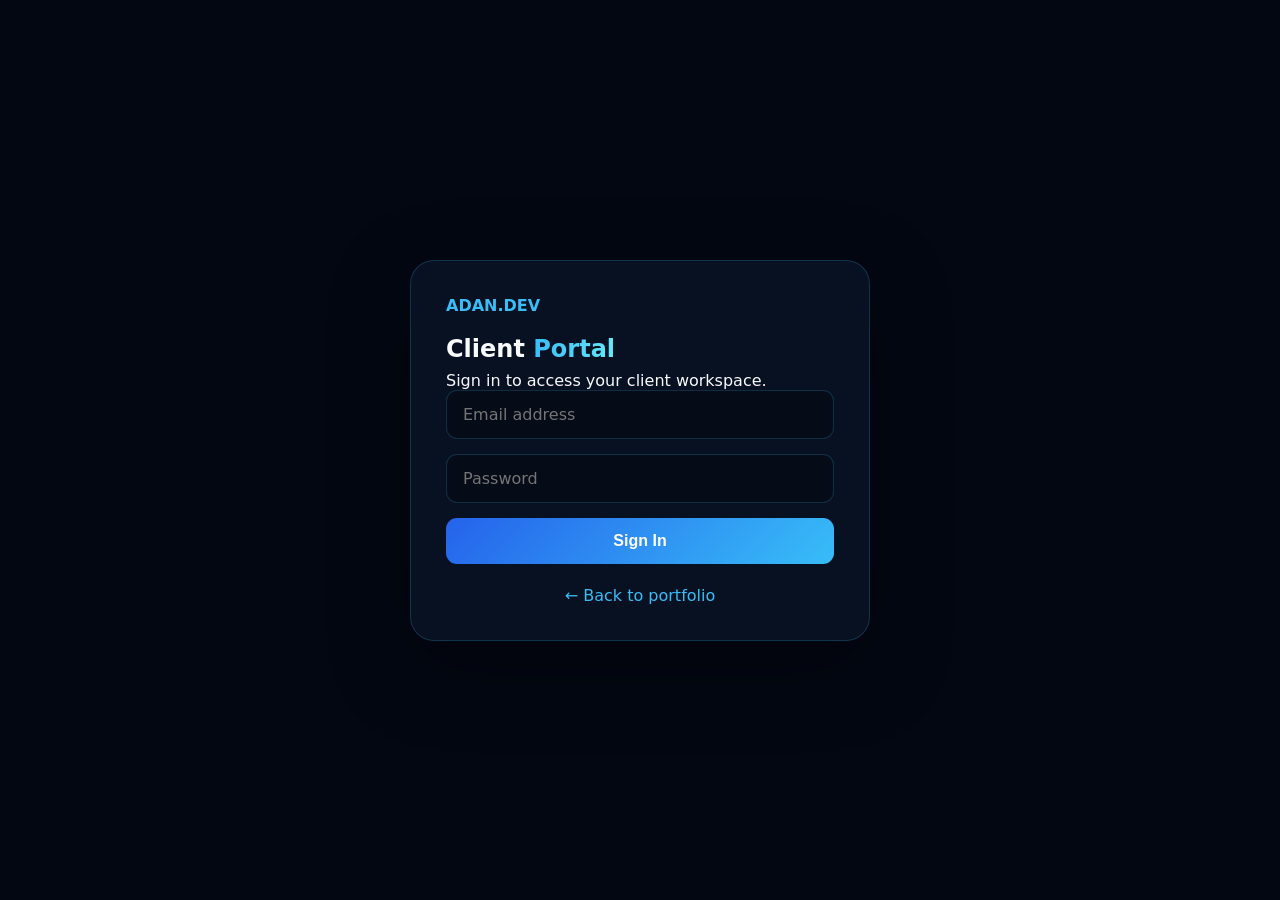
<file: portal.backup.html>
﻿<!DOCTYPE html>
<html lang="en">
<head>
    <meta charset="UTF-8">
    <meta name="viewport" content="width=device-width, initial-scale=1.0">

    <title>Client Portal | Adan</title>

    <link rel="stylesheet" href="style.css">

    <style>
        .portal-page {
            min-height: 100vh;
            display: flex;
            align-items: center;
            justify-content: center;
            padding: 40px 20px;
        }

        .portal-box {
            width: min(460px, 100%);
            padding: 35px;
            border-radius: 24px;
            background: rgba(10, 20, 38, .82);
            border: 1px solid rgba(56, 189, 248, .2);
            box-shadow: 0 25px 80px rgba(0, 0, 0, .35);
            backdrop-filter: blur(20px);
        }

        .portal-box h1 {
            margin-bottom: 8px;
        }

        .portal-box > p {
            color: rgba(255,255,255,.65);
            margin-bottom: 28px;
        }

        .portal-form {
            display: grid;
            gap: 15px;
        }

        .portal-form input {
            width: 100%;
            box-sizing: border-box;
            padding: 14px 16px;
            border-radius: 11px;
            border: 1px solid rgba(56, 189, 248, .2);
            background: rgba(0, 0, 0, .3);
            color: white;
            font: inherit;
            outline: none;
        }

        .portal-form input:focus {
            border-color: #38bdf8;
            box-shadow: 0 0 0 3px rgba(56,189,248,.1);
        }

        .portal-button {
            border: 0;
            padding: 14px;
            border-radius: 11px;
            background: linear-gradient(
                135deg,
                #2563eb,
                #38bdf8
            );
            color: white;
            font-weight: 700;
            font-size: 1rem;
            cursor: pointer;
            transition: .2s;
        }

        .portal-button:hover {
            transform: translateY(-2px);
        }

        .portal-button:disabled {
            opacity: .6;
            cursor: wait;
            transform: none;
        }

        .portal-message {
            display: none;
            margin-bottom: 18px;
            padding: 13px;
            border-radius: 10px;
            font-size: .95rem;
        }

        .portal-message.show {
            display: block;
        }

        .portal-message.error {
            background: rgba(239,68,68,.12);
            border: 1px solid rgba(239,68,68,.3);
            color: #fca5a5;
        }

        .portal-message.success {
            background: rgba(34,197,94,.12);
            border: 1px solid rgba(34,197,94,.3);
            color: #86efac;
        }

        .portal-links {
            margin-top: 22px;
            text-align: center;
        }

        .portal-links a {
            color: #38bdf8;
            text-decoration: none;
        }

        .dashboard {
            display: none;
        }

        .dashboard.show {
            display: block;
        }

        .login.show {
            display: block;
        }

        .login {
            display: none;
        }

        .dashboard-card {
            margin-top: 18px;
            padding: 20px;
            border-radius: 15px;
            background: rgba(255,255,255,.04);
            border: 1px solid rgba(56,189,248,.12);
        }

        .logout-button {
            margin-top: 20px;
            width: 100%;
            background: #334155;
        }

        .brand {
            display: inline-block;
            margin-bottom: 20px;
            font-weight: 800;
            color: #38bdf8;
        }
    </style>
</head>

<body>

<main class="portal-page">

    <div class="portal-box">

        <!-- LOGIN -->

        <section id="loginSection" class="login show">

            <div class="brand">
                ADAN.DEV
            </div>

            <h1>
                Client <span class="gradient-text">Portal</span>
            </h1>

            <p>
                Sign in to access your client workspace.
            </p>

            <div
                id="message"
                class="portal-message"
            ></div>

            <form
                id="loginForm"
                class="portal-form"
            >

                <input
                    id="email"
                    type="email"
                    autocomplete="email"
                    placeholder="Email address"
                    required
                >

                <input
                    id="password"
                    type="password"
                    autocomplete="current-password"
                    placeholder="Password"
                    required
                >

                <button
                    id="loginButton"
                    class="portal-button"
                    type="submit"
                >
                    Sign In
                </button>

            </form>

            <div class="portal-links">
                <a href="index.html">
                    ← Back to portfolio
                </a>
            </div>

        </section>


        <!-- CUSTOMER DASHBOARD -->

        <section
            id="dashboardSection"
            class="dashboard"
        >

            <div class="brand">
                ADAN.DEV
            </div>

            <h1>
                Welcome back 👋
            </h1>

            <p>
                You're signed in to your client portal.
            </p>

            <div class="dashboard-card">

                <h3 id="welcomeName">
                    Client
                </h3>

                <p id="welcomeEmail"></p>

            </div>

            <div class="dashboard-card">

                <h3>Reviews</h3>

                <p>
                    You can submit feedback about your
                    experience working with Adan.
                </p>

                <a
                    href="portal.html?review=true"
                    class="portal-button"
                    style="
                        display:block;
                        text-align:center;
                        text-decoration:none;
                        margin-top:15px;
                    "
                >
                    Leave a Review
                </a>

            </div>

            <button
                id="logoutButton"
                class="portal-button logout-button"
            >
                Sign Out
            </button>

            <div class="portal-links">
                <a href="index.html">
                    ← Back to portfolio
                </a>
            </div>

        </section>

    </div>

</main>


<script>

const API =
    "https://adan-portfolio-api.adanfuau1.workers.dev";

const loginSection =
    document.getElementById("loginSection");

const dashboardSection =
    document.getElementById("dashboardSection");

const message =
    document.getElementById("message");

function showMessage(
    text,
    type = "error"
) {

    message.textContent = text;

    message.className =
        `portal-message show ${type}`;
}

function hideMessage() {

    message.className =
        "portal-message";
}

async function apiRequest(
    path,
    options = {}
) {

    const response =
        await fetch(
            API + path,
            {
                credentials: "include",
                ...options,
                headers: {
                    "Content-Type":
                        "application/json",
                    ...(options.headers || {})
                }
            }
        );

    let data = {};

    try {
        data = await response.json();
    } catch {}

    if (!response.ok) {

        throw new Error(
            data.error ||
            `Request failed (${response.status})`
        );
    }

    return data;
}


async function checkSession() {

    try {

        const data =
            await apiRequest("/auth/me");

        if (
            data.authenticated &&
            data.account
        ) {

            if (
                data.account.role === "owner"
            ) {

                window.location.href =
                    "owner.html";

                return;
            }

            showDashboard(
                data.account
            );
        }

    } catch (error) {

        console.log(
            "No active session."
        );
    }
}


function showDashboard(account) {

    loginSection.classList.remove(
        "show"
    );

    dashboardSection.classList.add(
        "show"
    );

    document.getElementById(
        "welcomeName"
    ).textContent =
        account.display_name ||
        "Client";

    document.getElementById(
        "welcomeEmail"
    ).textContent =
        account.email || "";

}


document
    .getElementById("loginForm")
    .addEventListener(
        "submit",
        async event => {

            event.preventDefault();

            hideMessage();

            const button =
                document.getElementById(
                    "loginButton"
                );

            button.disabled = true;
            button.textContent =
                "Signing in...";

            const email =
                document.getElementById(
                    "email"
                ).value.trim();

            const password =
                document.getElementById(
                    "password"
                ).value;

            try {

                const data =
                    await apiRequest(
                        "/auth/login",
                        {
                            method: "POST",
                            body:
                                JSON.stringify({
                                    email,
                                    password
                                })
                        }
                    );

                showMessage(
                    "Signed in successfully!",
                    "success"
                );

                if (
                    data.account &&
                    data.account.role === "owner"
                ) {

                    setTimeout(() => {

                        window.location.href =
                            "owner.html";

                    }, 250);

                    return;
                }

                showDashboard(
                    data.account
                );

            } catch (error) {

                showMessage(
                    error.message ||
                    "Unable to sign in."
                );

            } finally {

                button.disabled = false;
                button.textContent =
                    "Sign In";
            }

        }
    );


document
    .getElementById("logoutButton")
    .addEventListener(
        "click",
        async () => {

            try {

                await apiRequest(
                    "/auth/logout",
                    {
                        method: "POST"
                    }
                );

            } finally {

                window.location.reload();
            }

        }
    );


checkSession();

</script>

</body>
</html>
</file>
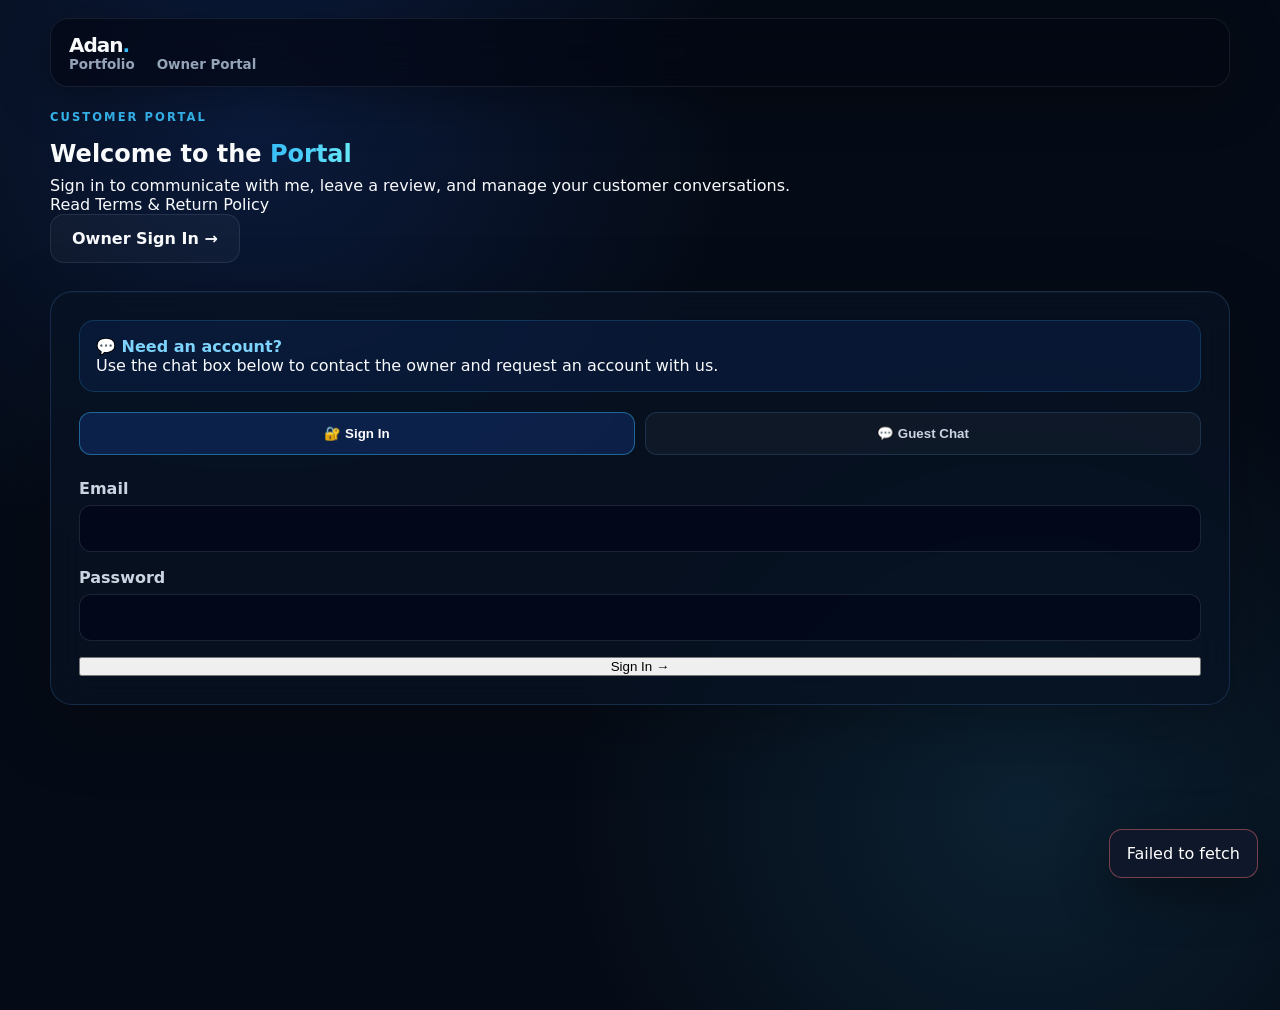
<file: portal.html>
﻿<!DOCTYPE html>
<html lang="en">
<head>
    <meta charset="UTF-8">
    <meta
        name="viewport"
        content="width=device-width, initial-scale=1.0"
    >
    <title>Customer Portal | Adan</title>

    <link rel="stylesheet" href="style.css">

    <style>
        body {
            min-height: 100vh;
            background:
                radial-gradient(
                    circle at 20% 10%,
                    rgba(37, 99, 235, 0.18),
                    transparent 35%
                ),
                radial-gradient(
                    circle at 80% 80%,
                    rgba(56, 189, 248, 0.12),
                    transparent 35%
                ),
                #050b16;
        }

        .portal-shell {
            width: min(1180px, calc(100% - 32px));
            margin: 110px auto 50px;
        }

        .portal-header {
            margin-bottom: 28px;
        }

        .portal-header h1 {
            margin-bottom: 8px;
        }

        .portal-header p {
            max-width: 760px;
        }

        .portal-card {
            background: rgba(8, 18, 35, 0.72);
            border: 1px solid rgba(96, 165, 250, 0.18);
            border-radius: 22px;
            padding: 28px;
            box-shadow:
                0 20px 70px rgba(0, 0, 0, 0.25),
                inset 0 1px 0 rgba(255, 255, 255, 0.03);
            backdrop-filter: blur(18px);
        }

        .auth-tabs {
            display: flex;
            gap: 10px;
            margin-bottom: 24px;
        }

        .auth-tab {
            flex: 1;
            padding: 13px 18px;
            border-radius: 12px;
            border: 1px solid rgba(96, 165, 250, 0.18);
            background: rgba(255, 255, 255, 0.035);
            color: #cbd5e1;
            cursor: pointer;
            font-weight: 700;
        }

        .auth-tab.active {
            background: rgba(37, 99, 235, 0.2);
            border-color: rgba(56, 189, 248, 0.45);
            color: white;
        }

        .portal-form {
            display: grid;
            gap: 16px;
        }

        .portal-form label {
            display: grid;
            gap: 7px;
            color: #cbd5e1;
            font-weight: 600;
        }

        .portal-form input,
        .portal-form textarea {
            width: 100%;
            box-sizing: border-box;
            border: 1px solid rgba(148, 163, 184, 0.18);
            border-radius: 12px;
            padding: 13px 14px;
            background: rgba(2, 6, 23, 0.65);
            color: white;
            outline: none;
            font: inherit;
        }

        .portal-form textarea {
            min-height: 120px;
            resize: vertical;
        }

        .portal-form input:focus,
        .portal-form textarea:focus {
            border-color: rgba(56, 189, 248, 0.65);
            box-shadow: 0 0 0 3px rgba(56, 189, 248, 0.08);
        }

        .portal-grid {
            display: grid;
            grid-template-columns: 280px 1fr;
            gap: 20px;
        }

        .conversation-list {
            display: grid;
            gap: 9px;
            max-height: 560px;
            overflow-y: auto;
        }

        .conversation {
            width: 100%;
            text-align: left;
            padding: 14px;
            border-radius: 13px;
            border: 1px solid rgba(148, 163, 184, 0.12);
            background: rgba(255, 255, 255, 0.025);
            color: white;
            cursor: pointer;
        }

        .conversation:hover {
            border-color: rgba(56, 189, 248, 0.35);
            background: rgba(37, 99, 235, 0.08);
        }

        .conversation-title {
            display: flex;
            justify-content: space-between;
            gap: 10px;
            align-items: center;
            margin-bottom: 5px;
        }

        .badge {
            display: inline-flex;
            padding: 4px 8px;
            border-radius: 999px;
            font-size: 11px;
            font-weight: 800;
            background: rgba(34, 197, 94, 0.13);
            color: #86efac;
        }

        .badge.closed {
            background: rgba(239, 68, 68, 0.13);
            color: #fca5a5;
        }

        .chat-panel {
            display: flex;
            flex-direction: column;
            min-height: 560px;
        }

        .chat-header {
            padding-bottom: 16px;
            border-bottom: 1px solid rgba(148, 163, 184, 0.12);
            margin-bottom: 16px;
        }

        .messages {
            flex: 1;
            min-height: 380px;
            max-height: 500px;
            overflow-y: auto;
            display: flex;
            flex-direction: column;
            gap: 10px;
            padding: 5px;
        }

        .message {
            max-width: 78%;
            padding: 11px 14px;
            border-radius: 15px;
            line-height: 1.5;
            white-space: pre-wrap;
            overflow-wrap: anywhere;
        }

        .message.mine {
            align-self: flex-end;
            background: rgba(37, 99, 235, 0.3);
            border: 1px solid rgba(56, 189, 248, 0.2);
        }

        .message.theirs {
            align-self: flex-start;
            background: rgba(255, 255, 255, 0.06);
            border: 1px solid rgba(148, 163, 184, 0.1);
        }

        .message-meta {
            font-size: 11px;
            color: #93c5fd;
            font-weight: 800;
            margin-bottom: 4px;
        }

        .chat-form {
            display: grid;
            grid-template-columns: 1fr auto;
            gap: 10px;
            margin-top: 15px;
        }

        .chat-form textarea {
            min-height: 52px;
            max-height: 140px;
        }

        .notice {
            padding: 16px;
            border-radius: 15px;
            background: rgba(37, 99, 235, 0.1);
            border: 1px solid rgba(56, 189, 248, 0.18);
            margin-bottom: 20px;
        }

        .notice strong {
            color: #7dd3fc;
        }

        .guest-icon {
            font-size: 42px;
            margin-bottom: 10px;
        }

        .empty {
            padding: 30px;
            text-align: center;
            color: #94a3b8;
        }

        .portal-actions {
            display: flex;
            gap: 10px;
            flex-wrap: wrap;
        }

        .customer-tools {
            margin-top: 20px;
        }

        .customer-tool-grid {
            display: grid;
            grid-template-columns: repeat(2, 1fr);
            gap: 28px;
        }

        .job-list {
            display: grid;
            gap: 12px;
            margin-top: 18px;
        }

        .job-card {
            padding: 16px;
            border: 1px solid rgba(148, 163, 184, 0.12);
            border-radius: 15px;
            background: rgba(255, 255, 255, 0.035);
        }

        .job-card p {
            margin: 10px 0;
            color: #cbd5e1;
            line-height: 1.6;
        }

        .profile-card {
            display: grid;
            grid-template-columns: minmax(0, 1fr) minmax(280px, 420px);
            gap: 24px;
            align-items: center;
        }

        .profile-form {
            display: grid;
            gap: 12px;
        }

        .profile-preview {
            display: flex;
            align-items: center;
            gap: 12px;
        }

        .profile-avatar {
            width: 56px;
            height: 56px;
            border-radius: 50%;
            object-fit: cover;
            border: 2px solid rgba(56, 189, 248, 0.5);
            background: #172033;
        }

        .profile-actions {
            display: flex;
            gap: 10px;
            flex-wrap: wrap;
        }

        .hidden {
            display: none !important;
        }

        .toast {
            position: fixed;
            right: 22px;
            bottom: 22px;
            z-index: 9999;
            max-width: 360px;
            padding: 14px 17px;
            border-radius: 13px;
            background: #0f172a;
            border: 1px solid rgba(96, 165, 250, 0.3);
            color: white;
            box-shadow: 0 15px 50px rgba(0, 0, 0, 0.4);
        }

        .toast.error {
            border-color: rgba(248, 113, 113, 0.45);
        }

        .toast.success {
            border-color: rgba(74, 222, 128, 0.45);
        }

        @media (max-width: 800px) {
            .customer-tool-grid {
                grid-template-columns: 1fr;
            }
            .profile-card {
                grid-template-columns: 1fr;
            }
            .portal-grid {
                grid-template-columns: 1fr;
            }

            .chat-form {
                grid-template-columns: 1fr;
            }

            .portal-shell {
                margin-top: 90px;
            }
        }
    </style>
</head>

<body>

<header class="navbar">
    <div class="container nav-inner">
        <a href="index.html" class="logo">
            Adan<span>.</span>
        </a>

        <nav class="nav-links">
            <a href="index.html">Portfolio</a>
            <a href="owner-login.html">Owner Portal</a>
        </nav>
    </div>
</header>

<main class="portal-shell">

    <section class="portal-header">
        <p class="eyebrow">CUSTOMER PORTAL</p>

        <h1>
            Welcome to the
            <span class="gradient-text">Portal</span>
        </h1>

        <p class="muted">
            Sign in to communicate with me, leave a review,
            and manage your customer conversations.
        </p>
        <p class="muted"><a href="terms.html">Read Terms &amp; Return Policy</a></p>
        <p>
            <a class="button secondary" href="owner-login.html">Owner Sign In →</a>
        </p>
    </section>

    <!-- AUTH -->
    <section id="authView" class="portal-card">

        <div class="notice">
            <strong>💬 Need an account?</strong>

            <p class="muted">
                Use the chat box below to contact the owner
                and request an account with us.
            </p>
        </div>

        <div class="auth-tabs">
            <button
                id="loginTab"
                class="auth-tab active"
                type="button"
            >
                🔐 Sign In
            </button>

            <button
                id="guestTab"
                class="auth-tab"
                type="button"
            >
                💬 Guest Chat
            </button>
        </div>

        <!-- LOGIN -->
        <div id="loginPanel">

            <form id="loginForm" class="portal-form">

                <label>
                    Email
                    <input
                        id="loginEmail"
                        type="email"
                        autocomplete="email"
                        required
                    >
                </label>

                <label>
                    Password
                    <input
                        id="loginPassword"
                        type="password"
                        autocomplete="current-password"
                        required
                    >
                </label>

                <button
                    class="btn btn-primary"
                    type="submit"
                >
                    Sign In →
                </button>

            </form>

        </div>

        <!-- GUEST -->
        <div id="guestPanel" class="hidden">

            <div class="guest-icon">👻</div>

            <h2>Contact the Owner</h2>

            <p class="muted">
                You don't need an account to start a conversation.
            </p>

            <form id="guestForm" class="portal-form">

                <label>
                    Your Name
                    <input
                        id="guestName"
                        type="text"
                        maxlength="100"
                        required
                    >
                </label>

                <label>
                    Contact
                    <input
                        id="guestContact"
                        type="text"
                        maxlength="200"
                        placeholder="Discord, email, etc."
                        required
                    >
                </label>

                <label>
                    Message
                    <textarea
                        id="guestMessage"
                        maxlength="4000"
                        placeholder="Tell me what you need..."
                        required
                    ></textarea>
                </label>

                <button
                    class="btn btn-primary"
                    type="submit"
                >
                    Start Chat →
                </button>

            </form>

        </div>

    </section>

    <!-- CUSTOMER -->
    <section id="customerView" class="hidden">

        <div class="portal-card" style="margin-bottom:20px;">

            <div style="
                display:flex;
                justify-content:space-between;
                gap:20px;
                align-items:center;
                flex-wrap:wrap;
            ">

                <div>
                    <p class="eyebrow">CUSTOMER AREA</p>
                    <h2 id="customerWelcome">
                        Welcome!
                    </h2>
                    <p class="muted">
                        Your conversations and reviews.
                    </p>
                </div>

                <button
                    id="customerLogoutBtn"
                    class="btn"
                    type="button"
                >
                    Log Out
                </button>

            </div>

        </div>

        <section class="portal-card profile-card" style="margin-bottom:20px;">
            <div>
                <p class="eyebrow">PROFILE</p>
                <h2>Choose your review avatar</h2>
                <p class="muted">
                    Paste your Discord avatar URL or a custom HTTPS image URL.
                    It will be shown beside your approved reviews.
                </p>
            </div>
            <form id="profileForm" class="profile-form">
                <div class="profile-preview">
                    <img id="profileAvatarPreview" class="profile-avatar" alt="Your profile avatar">
                    <span id="profileAvatarStatus" class="muted">No custom avatar selected</span>
                </div>
                <label>
                    Avatar URL
                    <input id="profileAvatarUrl" type="url" maxlength="500"
                        placeholder="https://cdn.discordapp.com/avatars/...">
                </label>
                <div class="profile-actions">
                    <button class="btn btn-primary" type="submit">Save Avatar</button>
                    <button id="clearAvatarButton" class="btn" type="button">Use Default</button>
                </div>
            </form>
        </section>

        <div class="portal-grid">

            <aside class="portal-card">

                <h3>Conversations</h3>

                <div
                    id="customerConversationList"
                    class="conversation-list"
                ></div>

                <form
                    id="newCustomerConversationForm"
                    class="portal-form"
                    style="margin-top:15px;"
                >

                    <textarea
                        id="newCustomerMessage"
                        placeholder="Start a new conversation..."
                        maxlength="4000"
                        required
                    ></textarea>

                    <button
                        class="btn btn-primary"
                        type="submit"
                    >
                        New Chat
                    </button>

                </form>

            </aside>

            <section class="portal-card chat-panel">

                <div class="chat-header">
                    <h3>Chat with Owner</h3>
                    <p class="muted">
                        Messages automatically refresh.
                    </p>
                </div>

                <div
                    id="customerMessages"
                    class="messages"
                >
                    <div class="empty">
                        Select a conversation.
                    </div>
                </div>

                <form
                    id="customerMessageForm"
                    class="chat-form"
                >

                    <textarea
                        id="customerReply"
                        placeholder="Write a message..."
                        maxlength="4000"
                        required
                    ></textarea>

                    <button
                        class="btn btn-primary"
                        type="submit"
                    >
                        Send
                    </button>

                </form>

            </section>

        </div>

        <section class="portal-card customer-tools">
            <div class="customer-tool-grid">
                <div>
                    <p class="eyebrow">WORK WITH ME</p>
                    <h2>Request a job</h2>
                    <p class="muted">Tell me what you need and choose how you would like to pay.</p>
                    <form id="jobRequestForm" class="portal-form">
                        <label>Job title<input id="jobTitle" maxlength="120" required placeholder="e.g. Roblox GFX commission"></label>
                        <label>Brief<textarea id="jobDescription" maxlength="4000" required placeholder="Describe the work, deadline and requirements..."></textarea></label>
                        <label>Payment method<select id="jobPaymentMethod" required><option value="">Choose payment method</option><option value="robux">Robux</option><option value="paypal">PayPal</option></select></label>
                        <button class="btn btn-primary" type="submit">Send Job Request →</button>
                    </form>
                </div>
                <div>
                    <p class="eyebrow">YOUR WORK</p>
                    <h2>Ongoing jobs</h2>
                    <div id="customerJobs" class="job-list"><div class="empty">Loading jobs...</div></div>
                </div>
            </div>
        </section>

        <section
            class="portal-card"
            style="margin-top:20px;"
        >

            <p class="eyebrow">FEEDBACK</p>

            <h2>Leave a Review</h2>

            <p class="muted">
                Your review will be checked before appearing publicly.
            </p>

            <form
                id="reviewForm"
                class="portal-form"
                style="margin-top:18px;"
            >

                <div
                    id="ratingStars"
                    style="
                        display:flex;
                        gap:8px;
                        font-size:30px;
                    "
                >
                    <button type="button" class="star" data-rating="1">★</button>
                    <button type="button" class="star" data-rating="2">★</button>
                    <button type="button" class="star" data-rating="3">★</button>
                    <button type="button" class="star" data-rating="4">★</button>
                    <button type="button" class="star" data-rating="5">★</button>
                </div>

                <textarea
                    id="reviewText"
                    maxlength="2000"
                    placeholder="Tell me about your experience..."
                    required
                ></textarea>

                <button
                    class="btn btn-primary"
                    type="submit"
                >
                    Submit Review
                </button>

            </form>

        </section>

    </section>

    <!-- GUEST CHAT -->
    <section
        id="guestChatView"
        class="hidden"
    >

        <div
            class="portal-card"
            style="margin-bottom:20px;"
        >

            <div style="
                display:flex;
                justify-content:space-between;
                align-items:center;
                gap:15px;
                flex-wrap:wrap;
            ">

                <div>
                    <p class="eyebrow">GUEST CHAT</p>
                    <h2>Chat with the Owner</h2>
                    <p class="muted">
                        You can continue this conversation from
                        this browser session.
                    </p>
                </div>

                <button
                    id="guestBackBtn"
                    class="btn"
                    type="button"
                >
                    Back
                </button>

            </div>

        </div>

        <section class="portal-card chat-panel">

            <div class="messages" id="guestMessages">
                <div class="empty">
                    Loading conversation...
                </div>
            </div>

            <form
                id="guestMessageForm"
                class="chat-form"
            >

                <textarea
                    id="guestReply"
                    maxlength="4000"
                    placeholder="Write a message..."
                    required
                ></textarea>

                <button
                    class="btn btn-primary"
                    type="submit"
                >
                    Send
                </button>

            </form>

        </section>

    </section>

</main>

<div id="toast" class="toast hidden"></div>

<script>
const API_BASE =
    "https://adan-portfolio-api.adanfuau1.workers.dev";

let currentAccount = null;
let currentCustomerConversation = null;
let selectedRating = 0;

let guestToken =
    sessionStorage.getItem(
        "portfolio_guest_token"
    );

function $(id) {
    return document.getElementById(id);
}

function show(id) {
    $(id)?.classList.remove("hidden");
}

function hide(id) {
    $(id)?.classList.add("hidden");
}

function escapeHtml(value) {
    return String(value ?? "")
        .replaceAll("&", "&amp;")
        .replaceAll("<", "&lt;")
        .replaceAll(">", "&gt;")
        .replaceAll('"', "&quot;")
        .replaceAll("'", "&#039;");
}

function toast(message, type = "success") {
    const element = $("toast");

    element.textContent = message;
    element.className = `toast ${type}`;

    clearTimeout(window.__toastTimer);

    window.__toastTimer =
        setTimeout(() => {
            element.classList.add("hidden");
        }, 4500);
}

async function api(path, options = {}) {
    const response =
        await fetch(
            API_BASE + path,
            {
                ...options,
                credentials: "include",
                headers: {
                    "Content-Type": "application/json",
                    ...(options.headers || {})
                }
            }
        );

    let data = {};

    try {
        data = await response.json();
    } catch {
        data = {};
    }

    if (!response.ok) {
        throw new Error(
            data.error ||
            `Request failed (${response.status})`
        );
    }

    return data;
}

function showAuth() {
    hide("customerView");
    hide("guestChatView");
    show("authView");
}

function showCustomer() {
    hide("authView");
    hide("guestChatView");
    show("customerView");

    $("customerWelcome").textContent =
        `Welcome, ${
            currentAccount?.display_name ||
            currentAccount?.email ||
            "Customer"
        }!`;

    $("profileAvatarUrl").value = currentAccount?.avatar_url || "";
    updateProfileAvatarPreview(currentAccount?.avatar_url);
}

function updateProfileAvatarPreview(url) {
    const preview = $("profileAvatarPreview");
    const status = $("profileAvatarStatus");
    const value = String(url || "").trim();
    preview.src = value || "assets/uploads/1791019126875-30671a71-noobdude-pfp.png";
    status.textContent = value
        ? "Custom avatar selected"
        : "Using the default avatar";
}

$("profileAvatarUrl").addEventListener("input", event => {
    updateProfileAvatarPreview(event.target.value);
});

$("clearAvatarButton").addEventListener("click", () => {
    $("profileAvatarUrl").value = "";
    updateProfileAvatarPreview("");
});

$("profileForm").addEventListener("submit", async event => {
    event.preventDefault();

    try {
        const data = await api("/auth/profile", {
            method: "PATCH",
            body: JSON.stringify({
                avatar_url: $("profileAvatarUrl").value.trim()
            })
        });

        currentAccount.avatar_url = data.avatar_url;
        updateProfileAvatarPreview(data.avatar_url);
        toast("Profile avatar saved.", "success");
    } catch (error) {
        toast(error.message, "error");
    }
});

function showGuestChat() {
    hide("authView");
    hide("customerView");
    show("guestChatView");

    loadGuestMessages();
}

async function checkSession() {
    let data;

    try {
        data = await api("/auth/me");
    } catch (error) {
        currentAccount = null;
        showAuth();
        toast(error.message, "error");
        return;
    }

    currentAccount = data.account || null;

    if (!currentAccount) {
        showAuth();
        return;
    }

    if (currentAccount.role === "owner") {
        showAuth();
        toast("Owner accounts must use the Owner Portal.", "error");
        return;
    }

    showCustomer();

    try {
        await loadCustomerConversations();
        await loadCustomerJobs();
    } catch (error) {
        console.error("Customer portal data loading error:", error);
        toast("Your session is active, but some portal data could not be loaded.", "error");
    }
}

/* =========================
   AUTH TABS
========================= */

$("loginTab").addEventListener(
    "click",
    () => {
        $("loginPanel")
            .classList.remove("hidden");

        $("guestPanel")
            .classList.add("hidden");

        $("loginTab")
            .classList.add("active");

        $("guestTab")
            .classList.remove("active");
    }
);

$("guestTab").addEventListener(
    "click",
    () => {
        $("loginPanel")
            .classList.add("hidden");

        $("guestPanel")
            .classList.remove("hidden");

        $("guestTab")
            .classList.add("active");

        $("loginTab")
            .classList.remove("active");
    }
);

/* =========================
   LOGIN
========================= */

$("loginForm").addEventListener(
    "submit",
    async event => {
        event.preventDefault();

        const email =
            $("loginEmail")
                .value
                .trim();

        const password =
            $("loginPassword")
                .value;

        const submitButton =
            event.submitter ||
            $("loginForm").querySelector("button[type='submit']");

        try {
            submitButton.disabled = true;
            submitButton.textContent = "Signing in...";

            const data = await api(
                "/auth/login",
                {
                    method: "POST",
                    body: JSON.stringify({
                        email,
                        password,
                        remember: false
                    })
                }
            );

            currentAccount = data.account || null;

            if (currentAccount?.role === "owner") {
                window.location.href = "owner.html";
                return;
            }

            if (!currentAccount || currentAccount.role !== "customer") {
                throw new Error("This sign-in is for customer accounts only.");
            }

            toast(
                "Signed in successfully!",
                "success"
            );

            showCustomer();
            await loadCustomerConversations();
            await loadCustomerJobs();

        } catch (error) {
            toast(
                error.message,
                "error"
            );
        } finally {
            submitButton.disabled = false;
            submitButton.textContent = "Sign In →";
        }
    }
);

/* =========================
   LOGOUT
========================= */

$("customerLogoutBtn")
    .addEventListener(
        "click",
        async () => {

            try {
                await api(
                    "/auth/logout",
                    {
                        method: "POST"
                    }
                );
            } catch {
                // Continue local logout.
            }

            currentAccount = null;
            currentCustomerConversation = null;

            showAuth();

            toast(
                "Logged out.",
                "success"
            );
        }
    );

/* =========================
   GUEST CREATE
========================= */

$("guestForm").addEventListener(
    "submit",
    async event => {
        event.preventDefault();

        const name =
            $("guestName")
                .value
                .trim();

        const contact =
            $("guestContact")
                .value
                .trim();

        const message =
            $("guestMessage")
                .value
                .trim();

        try {
            const data =
                await api(
                    "/guest/conversations",
                    {
                        method: "POST",
                        body: JSON.stringify({
                            name,
                            contact,
                            message
                        })
                    }
                );

            guestToken =
                data.guest_token;

            sessionStorage.setItem(
                "portfolio_guest_token",
                guestToken
            );

            $("guestForm").reset();

            toast(
                "Chat started!",
                "success"
            );

            showGuestChat();

        } catch (error) {
            toast(
                error.message,
                "error"
            );
        }
    }
);

/* =========================
   GUEST READ
========================= */

async function loadGuestMessages() {
    if (!guestToken) {
        showAuth();
        return;
    }

    try {
        const data =
            await api(
                `/guest/conversations/${encodeURIComponent(
                    guestToken
                )}/messages`
            );

        renderMessages(
            $("guestMessages"),
            data.messages || [],
            "guest"
        );

    } catch (error) {

        sessionStorage.removeItem(
            "portfolio_guest_token"
        );

        guestToken = null;

        showAuth();

        toast(
            error.message,
            "error"
        );
    }
}

/* =========================
   GUEST SEND
========================= */

$("guestMessageForm")
    .addEventListener(
        "submit",
        async event => {

            event.preventDefault();

            if (!guestToken) {
                showAuth();
                return;
            }

            const textarea =
                $("guestReply");

            const message =
                textarea.value.trim();

            if (!message) {
                return;
            }

            try {
                await api(
                    `/guest/conversations/${encodeURIComponent(
                        guestToken
                    )}/messages`,
                    {
                        method: "POST",
                        body: JSON.stringify({
                            message
                        })
                    }
                );

                textarea.value = "";

                await loadGuestMessages();

            } catch (error) {
                toast(
                    error.message,
                    "error"
                );
            }
        }
    );

/* =========================
   GUEST BACK
========================= */

$("guestBackBtn")
    .addEventListener(
        "click",
        () => {
            showAuth();
        }
    );

/* =========================
   MESSAGE RENDER
========================= */

function renderMessages(
    container,
    messages,
    viewer
) {
    if (!messages.length) {
        container.innerHTML =
            `<div class="empty">No messages yet.</div>`;

        return;
    }

    container.innerHTML =
        messages
            .map(message => {

                let mine = false;

                if (viewer === "guest") {
                    mine =
                        message.sender_account_id === null;
                }

                if (viewer === "customer") {
                    mine =
                        message.sender_account_id ===
                        currentAccount?.id;
                }

                const sender =
                    message.sender_name ||
                    (
                        message.sender_type === "owner"
                            ? "Owner"
                            : "Guest"
                    );

                return `
                    <div class="message ${
                        mine
                            ? "mine"
                            : "theirs"
                    }">

                        <div class="message-meta">
                            ${escapeHtml(sender)}
                        </div>

                        ${escapeHtml(
                            message.message_text
                        )}

                    </div>
                `;
            })
            .join("");

    container.scrollTop =
        container.scrollHeight;
}

/* =========================
   CUSTOMER CONVERSATIONS
========================= */

async function loadCustomerConversations() {
    try {
        const data =
            await api(
                "/conversations"
            );

        const conversations =
            data.conversations || [];

        const list =
            $("customerConversationList");

        if (!conversations.length) {

            list.innerHTML = `
                <div class="empty">
                    No conversations yet.
                </div>
            `;

            $("customerMessages").innerHTML = `
                <div class="empty">
                    Start a conversation using the box.
                </div>
            `;

            return;
        }

        list.innerHTML =
            conversations
                .map(conversation => `
                    <button
                        type="button"
                        class="conversation"
                        data-id="${conversation.id}"
                    >

                        <div class="conversation-title">

                            <strong>
                                Conversation #${conversation.id}
                            </strong>

                            <span class="badge ${
                                conversation.status === "closed"
                                    ? "closed"
                                    : ""
                            }">
                                ${escapeHtml(
                                    conversation.status
                                )}
                            </span>

                        </div>

                        <small class="muted">
                            ${escapeHtml(
                                conversation.created_at
                            )}
                        </small>

                    </button>
                `)
                .join("");

        list
            .querySelectorAll("[data-id]")
            .forEach(button => {

                button.addEventListener(
                    "click",
                    () => {
                        selectCustomerConversation(
                            Number(
                                button.dataset.id
                            )
                        );
                    }
                );

            });

        if (!currentCustomerConversation) {
            await selectCustomerConversation(
                conversations[0].id
            );
        } else {
            await loadCustomerMessages();
        }

    } catch (error) {
        toast(
            error.message,
            "error"
        );
    }
}

async function loadCustomerJobs() {
    try {
        const data = await api("/jobs");
        const jobs = data.jobs || [];
        $("customerJobs").innerHTML = jobs.length
            ? jobs.map(job => `
                <article class="job-card">
                    <div class="conversation-title">
                        <strong>${escapeHtml(job.title)}</strong>
                        <span class="badge">${escapeHtml(job.status)}</span>
                    </div>
                    <p>${escapeHtml(job.description)}</p>
                    <small class="muted">
                        Payment: ${escapeHtml(job.payment_method || "Not selected")} · ${escapeHtml(job.payment_status)}
                        · Price: ${job.price_amount === null || job.price_amount === undefined ? "Not set" : escapeHtml(job.price_amount)}
                        · Deadline: ${escapeHtml(job.deadline || "Not set")}
                    </small>
                </article>
            `).join("")
            : `<div class="empty">No jobs yet. Submit a request to get started.</div>`;
    } catch (error) {
        console.error("Customer jobs loading error:", error);
        $("customerJobs").innerHTML =
            `<div class="empty">Jobs could not be loaded. Please refresh and try again.</div>`;
        toast(error.message, "error");
    }
}

/* =========================
   CUSTOMER SELECT
========================= */

async function selectCustomerConversation(id) {
    currentCustomerConversation = id;

    await loadCustomerMessages();
}

/* =========================
   CUSTOMER READ
========================= */

async function loadCustomerMessages() {
    if (!currentCustomerConversation) {
        return;
    }

    try {
        const data =
            await api(
                `/conversations/${currentCustomerConversation}/messages`
            );

        renderMessages(
            $("customerMessages"),
            data.messages || [],
            "customer"
        );

    } catch (error) {
        toast(
            error.message,
            "error"
        );
    }
}

/* =========================
   CUSTOMER SEND
========================= */

$("customerMessageForm")
    .addEventListener(
        "submit",
        async event => {

            event.preventDefault();

            if (!currentCustomerConversation) {
                toast(
                    "Select a conversation first.",
                    "error"
                );

                return;
            }

            const textarea =
                $("customerReply");

            const message =
                textarea.value.trim();

            if (!message) {
                return;
            }

            try {
                await api(
                    `/conversations/${currentCustomerConversation}/messages`,
                    {
                        method: "POST",
                        body: JSON.stringify({
                            message
                        })
                    }
                );

                textarea.value = "";

                await loadCustomerMessages();

            } catch (error) {
                toast(
                    error.message,
                    "error"
                );
            }
        }
    );

/* =========================
   NEW CUSTOMER CONVERSATION
========================= */

$("newCustomerConversationForm")
    .addEventListener(
        "submit",
        async event => {

            event.preventDefault();

            const textarea =
                $("newCustomerMessage");

            const message =
                textarea.value.trim();

            if (!message) {
                return;
            }

            try {
                const data =
                    await api(
                        "/conversations",
                        {
                            method: "POST",
                            body: JSON.stringify({
                                message
                            })
                        }
                    );

               textarea.value = "";

                currentCustomerConversation =
                    data.conversation_id;

                await loadCustomerConversations();

                await selectCustomerConversation(
                    currentCustomerConversation
                );

                toast(
                    "Conversation created!",
                    "success"
                );

            } catch (error) {
                toast(
                    error.message,
                    "error"
                );
            }
        }
    );

$("jobRequestForm").addEventListener("submit", async event => {
    event.preventDefault();

    try {
        const data = await api("/jobs", {
            method: "POST",
            body: JSON.stringify({
                title: $("jobTitle").value.trim(),
                description: $("jobDescription").value.trim(),
                payment_method: $("jobPaymentMethod").value
            })
        });

        $("jobRequestForm").reset();
        await loadCustomerJobs();
        currentCustomerConversation = data.conversation_id;
        await loadCustomerConversations();
        await selectCustomerConversation(data.conversation_id);
        toast("Job request sent and chat opened.", "success");
    } catch (error) {
        toast(error.message, "error");
    }
});

/* =========================
   REVIEWS
========================= */

document
    .querySelectorAll(".star")
    .forEach(button => {

        button.style.background = "none";
        button.style.border = "none";
        button.style.color = "#64748b";
        button.style.cursor = "pointer";
        button.style.padding = "0";

        button.addEventListener(
            "click",
            () => {

                selectedRating =
                    Number(
                        button.dataset.rating
                    );

                document
                    .querySelectorAll(".star")
                    .forEach(star => {

                        star.style.color =
                            Number(
                                star.dataset.rating
                            ) <= selectedRating
                                ? "#38bdf8"
                                : "#64748b";

                    });
            }
        );
    });

$("reviewForm")
    .addEventListener(
        "submit",
        async event => {

            event.preventDefault();

            if (!selectedRating) {
                toast(
                    "Please choose a rating.",
                    "error"
                );

                return;
            }

            const reviewText =
                $("reviewText")
                    .value
                    .trim();

            try {
                await api(
                    "/reviews",
                    {
                        method: "POST",
                        body: JSON.stringify({
                            rating:
                                selectedRating,
                            review_text:
                                reviewText
                        })
                    }
                );

                $("reviewForm").reset();

                selectedRating = 0;

                document
                    .querySelectorAll(".star")
                    .forEach(star => {
                        star.style.color =
                            "#64748b";
                    });

                toast(
                    "Review submitted for approval!",
                    "success"
                );

            } catch (error) {
                toast(
                    error.message,
                    "error"
                );
            }
        }
    );

/* =========================
   AUTO REFRESH
========================= */

setInterval(
    async () => {

        if (
            guestToken &&
            !$("guestChatView")
                .classList
                .contains("hidden")
        ) {
            await loadGuestMessages();
        }

        if (
            currentAccount?.role === "customer" &&
            currentCustomerConversation &&
            !$("customerView")
                .classList
                .contains("hidden")
        ) {
            await loadCustomerMessages();
        }

    },
    5000
);

/* =========================
   START
========================= */

(async () => {

    await checkSession();

    if (
        guestToken &&
        !currentAccount
    ) {
        showGuestChat();
    }

})();
</script>

</body>
</html>
</file>
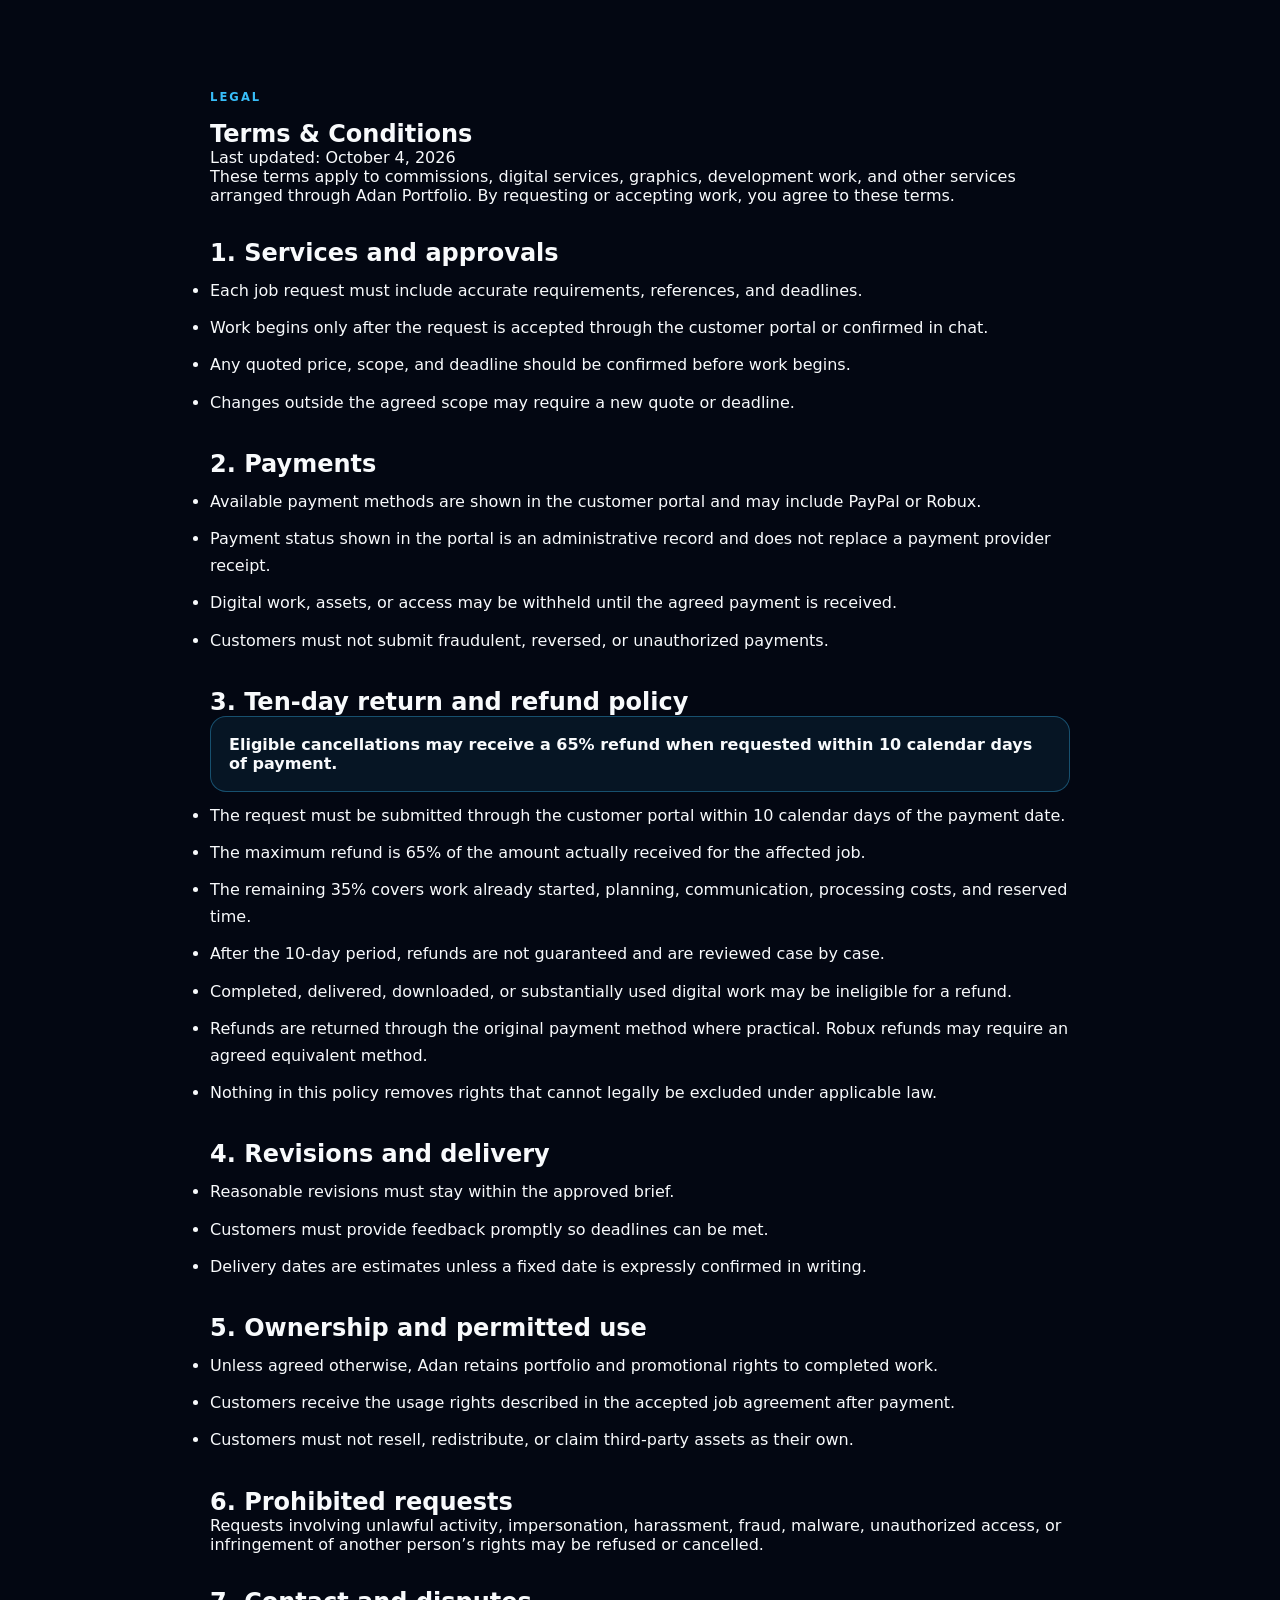
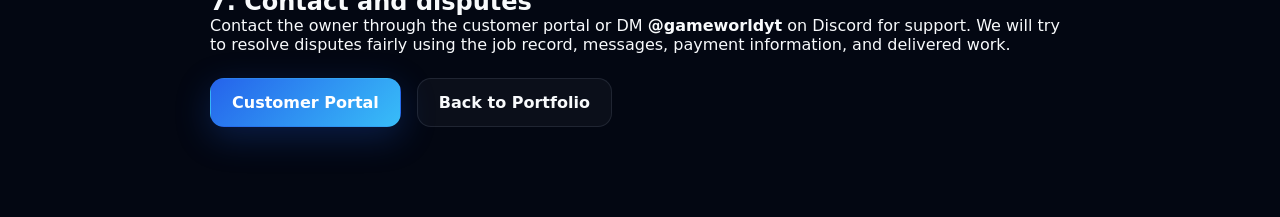
<file: terms.html>
<!doctype html>
<html lang="en">
<head>
    <meta charset="utf-8">
    <meta name="viewport" content="width=device-width, initial-scale=1">
    <meta name="description" content="Adan Portfolio terms and conditions and 10-day return policy.">
    <title>Terms &amp; Return Policy | Adan</title>
    <link rel="stylesheet" href="style.css">
    <style>
        .legal-page { max-width: 860px; margin: 10vh auto; }
        .legal-page h2 { margin-top: 34px; }
        .legal-page li { margin: 10px 0; line-height: 1.7; }
        .legal-highlight {
            padding: 18px;
            border: 1px solid rgba(56, 189, 248, 0.35);
            border-radius: 16px;
            background: rgba(56, 189, 248, 0.08);
        }
        .legal-nav { display: flex; gap: 16px; flex-wrap: wrap; margin-top: 24px; }
    </style>
</head>
<body>
    <main class="portal-shell legal-page">
        <section class="portal-card">
            <p class="eyebrow">LEGAL</p>
            <h1>Terms &amp; Conditions</h1>
            <p class="muted">Last updated: October 4, 2026</p>

            <p>
                These terms apply to commissions, digital services, graphics,
                development work, and other services arranged through Adan Portfolio.
                By requesting or accepting work, you agree to these terms.
            </p>

            <h2>1. Services and approvals</h2>
            <ul>
                <li>Each job request must include accurate requirements, references, and deadlines.</li>
                <li>Work begins only after the request is accepted through the customer portal or confirmed in chat.</li>
                <li>Any quoted price, scope, and deadline should be confirmed before work begins.</li>
                <li>Changes outside the agreed scope may require a new quote or deadline.</li>
            </ul>

            <h2>2. Payments</h2>
            <ul>
                <li>Available payment methods are shown in the customer portal and may include PayPal or Robux.</li>
                <li>Payment status shown in the portal is an administrative record and does not replace a payment provider receipt.</li>
                <li>Digital work, assets, or access may be withheld until the agreed payment is received.</li>
                <li>Customers must not submit fraudulent, reversed, or unauthorized payments.</li>
            </ul>

            <h2>3. Ten-day return and refund policy</h2>
            <div class="legal-highlight">
                <strong>Eligible cancellations may receive a 65% refund when requested within 10 calendar days of payment.</strong>
            </div>
            <ul>
                <li>The request must be submitted through the customer portal within 10 calendar days of the payment date.</li>
                <li>The maximum refund is 65% of the amount actually received for the affected job.</li>
                <li>The remaining 35% covers work already started, planning, communication, processing costs, and reserved time.</li>
                <li>After the 10-day period, refunds are not guaranteed and are reviewed case by case.</li>
                <li>Completed, delivered, downloaded, or substantially used digital work may be ineligible for a refund.</li>
                <li>Refunds are returned through the original payment method where practical. Robux refunds may require an agreed equivalent method.</li>
                <li>Nothing in this policy removes rights that cannot legally be excluded under applicable law.</li>
            </ul>

            <h2>4. Revisions and delivery</h2>
            <ul>
                <li>Reasonable revisions must stay within the approved brief.</li>
                <li>Customers must provide feedback promptly so deadlines can be met.</li>
                <li>Delivery dates are estimates unless a fixed date is expressly confirmed in writing.</li>
            </ul>

            <h2>5. Ownership and permitted use</h2>
            <ul>
                <li>Unless agreed otherwise, Adan retains portfolio and promotional rights to completed work.</li>
                <li>Customers receive the usage rights described in the accepted job agreement after payment.</li>
                <li>Customers must not resell, redistribute, or claim third-party assets as their own.</li>
            </ul>

            <h2>6. Prohibited requests</h2>
            <p>
                Requests involving unlawful activity, impersonation, harassment,
                fraud, malware, unauthorized access, or infringement of another
                person’s rights may be refused or cancelled.
            </p>

            <h2>7. Contact and disputes</h2>
            <p>
                Contact the owner through the customer portal or DM
                <strong>@gameworldyt</strong> on Discord for support. We will
                try to resolve disputes fairly using the job record, messages,
                payment information, and delivered work.
            </p>

            <div class="legal-nav">
                <a class="button primary" href="portal.html">Customer Portal</a>
                <a class="button secondary" href="index.html">Back to Portfolio</a>
            </div>
        </section>
    </main>
</body>
</html>
</file>
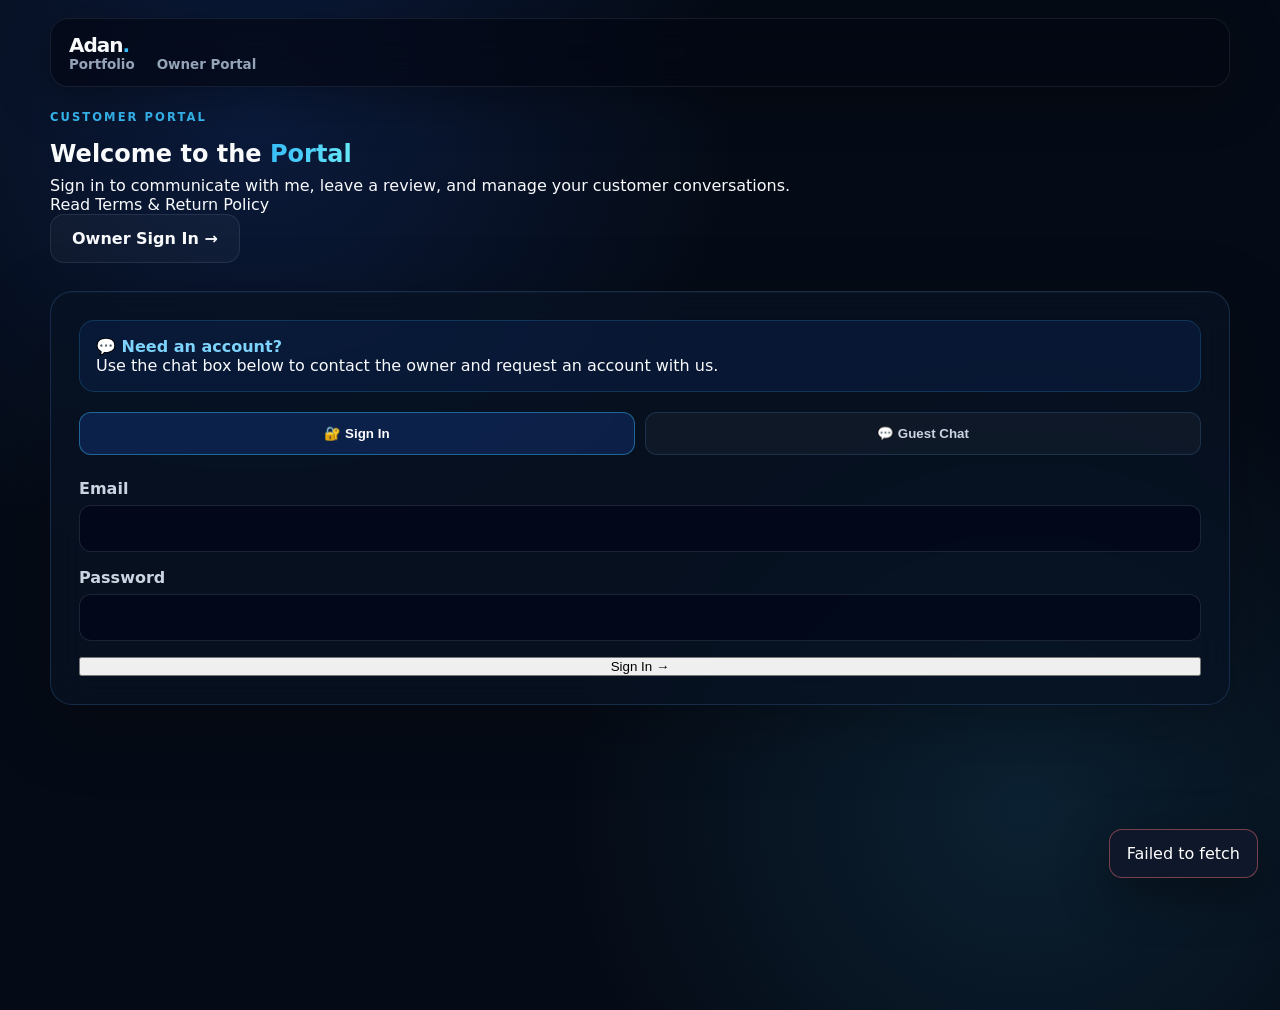
<file: public/portal.html>
﻿<!DOCTYPE html>
<html lang="en">
<head>
    <meta charset="UTF-8">
    <meta
        name="viewport"
        content="width=device-width, initial-scale=1.0"
    >
    <title>Customer Portal | Adan</title>

    <link rel="stylesheet" href="style.css">

    <style>
        body {
            min-height: 100vh;
            background:
                radial-gradient(
                    circle at 20% 10%,
                    rgba(37, 99, 235, 0.18),
                    transparent 35%
                ),
                radial-gradient(
                    circle at 80% 80%,
                    rgba(56, 189, 248, 0.12),
                    transparent 35%
                ),
                #050b16;
        }

        .portal-shell {
            width: min(1180px, calc(100% - 32px));
            margin: 110px auto 50px;
        }

        .portal-header {
            margin-bottom: 28px;
        }

        .portal-header h1 {
            margin-bottom: 8px;
        }

        .portal-header p {
            max-width: 760px;
        }

        .portal-card {
            background: rgba(8, 18, 35, 0.72);
            border: 1px solid rgba(96, 165, 250, 0.18);
            border-radius: 22px;
            padding: 28px;
            box-shadow:
                0 20px 70px rgba(0, 0, 0, 0.25),
                inset 0 1px 0 rgba(255, 255, 255, 0.03);
            backdrop-filter: blur(18px);
        }

        .auth-tabs {
            display: flex;
            gap: 10px;
            margin-bottom: 24px;
        }

        .auth-tab {
            flex: 1;
            padding: 13px 18px;
            border-radius: 12px;
            border: 1px solid rgba(96, 165, 250, 0.18);
            background: rgba(255, 255, 255, 0.035);
            color: #cbd5e1;
            cursor: pointer;
            font-weight: 700;
        }

        .auth-tab.active {
            background: rgba(37, 99, 235, 0.2);
            border-color: rgba(56, 189, 248, 0.45);
            color: white;
        }

        .portal-form {
            display: grid;
            gap: 16px;
        }

        .portal-form label {
            display: grid;
            gap: 7px;
            color: #cbd5e1;
            font-weight: 600;
        }

        .portal-form input,
        .portal-form textarea {
            width: 100%;
            box-sizing: border-box;
            border: 1px solid rgba(148, 163, 184, 0.18);
            border-radius: 12px;
            padding: 13px 14px;
            background: rgba(2, 6, 23, 0.65);
            color: white;
            outline: none;
            font: inherit;
        }

        .portal-form textarea {
            min-height: 120px;
            resize: vertical;
        }

        .portal-form input:focus,
        .portal-form textarea:focus {
            border-color: rgba(56, 189, 248, 0.65);
            box-shadow: 0 0 0 3px rgba(56, 189, 248, 0.08);
        }

        .portal-grid {
            display: grid;
            grid-template-columns: 280px 1fr;
            gap: 20px;
        }

        .conversation-list {
            display: grid;
            gap: 9px;
            max-height: 560px;
            overflow-y: auto;
        }

        .conversation {
            width: 100%;
            text-align: left;
            padding: 14px;
            border-radius: 13px;
            border: 1px solid rgba(148, 163, 184, 0.12);
            background: rgba(255, 255, 255, 0.025);
            color: white;
            cursor: pointer;
        }

        .conversation:hover {
            border-color: rgba(56, 189, 248, 0.35);
            background: rgba(37, 99, 235, 0.08);
        }

        .conversation-title {
            display: flex;
            justify-content: space-between;
            gap: 10px;
            align-items: center;
            margin-bottom: 5px;
        }

        .badge {
            display: inline-flex;
            padding: 4px 8px;
            border-radius: 999px;
            font-size: 11px;
            font-weight: 800;
            background: rgba(34, 197, 94, 0.13);
            color: #86efac;
        }

        .badge.closed {
            background: rgba(239, 68, 68, 0.13);
            color: #fca5a5;
        }

        .chat-panel {
            display: flex;
            flex-direction: column;
            min-height: 560px;
        }

        .chat-header {
            padding-bottom: 16px;
            border-bottom: 1px solid rgba(148, 163, 184, 0.12);
            margin-bottom: 16px;
        }

        .messages {
            flex: 1;
            min-height: 380px;
            max-height: 500px;
            overflow-y: auto;
            display: flex;
            flex-direction: column;
            gap: 10px;
            padding: 5px;
        }

        .message {
            max-width: 78%;
            padding: 11px 14px;
            border-radius: 15px;
            line-height: 1.5;
            white-space: pre-wrap;
            overflow-wrap: anywhere;
        }

        .message.mine {
            align-self: flex-end;
            background: rgba(37, 99, 235, 0.3);
            border: 1px solid rgba(56, 189, 248, 0.2);
        }

        .message.theirs {
            align-self: flex-start;
            background: rgba(255, 255, 255, 0.06);
            border: 1px solid rgba(148, 163, 184, 0.1);
        }

        .message-meta {
            font-size: 11px;
            color: #93c5fd;
            font-weight: 800;
            margin-bottom: 4px;
        }

        .chat-form {
            display: grid;
            grid-template-columns: 1fr auto;
            gap: 10px;
            margin-top: 15px;
        }

        .chat-form textarea {
            min-height: 52px;
            max-height: 140px;
        }

        .notice {
            padding: 16px;
            border-radius: 15px;
            background: rgba(37, 99, 235, 0.1);
            border: 1px solid rgba(56, 189, 248, 0.18);
            margin-bottom: 20px;
        }

        .notice strong {
            color: #7dd3fc;
        }

        .guest-icon {
            font-size: 42px;
            margin-bottom: 10px;
        }

        .empty {
            padding: 30px;
            text-align: center;
            color: #94a3b8;
        }

        .portal-actions {
            display: flex;
            gap: 10px;
            flex-wrap: wrap;
        }

        .customer-tools {
            margin-top: 20px;
        }

        .customer-tool-grid {
            display: grid;
            grid-template-columns: repeat(2, 1fr);
            gap: 28px;
        }

        .job-list {
            display: grid;
            gap: 12px;
            margin-top: 18px;
        }

        .job-card {
            padding: 16px;
            border: 1px solid rgba(148, 163, 184, 0.12);
            border-radius: 15px;
            background: rgba(255, 255, 255, 0.035);
        }

        .job-card p {
            margin: 10px 0;
            color: #cbd5e1;
            line-height: 1.6;
        }

        .profile-card {
            display: grid;
            grid-template-columns: minmax(0, 1fr) minmax(280px, 420px);
            gap: 24px;
            align-items: center;
        }

        .profile-form {
            display: grid;
            gap: 12px;
        }

        .profile-preview {
            display: flex;
            align-items: center;
            gap: 12px;
        }

        .profile-avatar {
            width: 56px;
            height: 56px;
            border-radius: 50%;
            object-fit: cover;
            border: 2px solid rgba(56, 189, 248, 0.5);
            background: #172033;
        }

        .profile-actions {
            display: flex;
            gap: 10px;
            flex-wrap: wrap;
        }

        .hidden {
            display: none !important;
        }

        .toast {
            position: fixed;
            right: 22px;
            bottom: 22px;
            z-index: 9999;
            max-width: 360px;
            padding: 14px 17px;
            border-radius: 13px;
            background: #0f172a;
            border: 1px solid rgba(96, 165, 250, 0.3);
            color: white;
            box-shadow: 0 15px 50px rgba(0, 0, 0, 0.4);
        }

        .toast.error {
            border-color: rgba(248, 113, 113, 0.45);
        }

        .toast.success {
            border-color: rgba(74, 222, 128, 0.45);
        }

        @media (max-width: 800px) {
            .customer-tool-grid {
                grid-template-columns: 1fr;
            }
            .profile-card {
                grid-template-columns: 1fr;
            }
            .portal-grid {
                grid-template-columns: 1fr;
            }

            .chat-form {
                grid-template-columns: 1fr;
            }

            .portal-shell {
                margin-top: 90px;
            }
        }
    </style>
</head>

<body>

<header class="navbar">
    <div class="container nav-inner">
        <a href="index.html" class="logo">
            Adan<span>.</span>
        </a>

        <nav class="nav-links">
            <a href="index.html">Portfolio</a>
            <a href="owner-login.html">Owner Portal</a>
        </nav>
    </div>
</header>

<main class="portal-shell">

    <section class="portal-header">
        <p class="eyebrow">CUSTOMER PORTAL</p>

        <h1>
            Welcome to the
            <span class="gradient-text">Portal</span>
        </h1>

        <p class="muted">
            Sign in to communicate with me, leave a review,
            and manage your customer conversations.
        </p>
        <p class="muted"><a href="terms.html">Read Terms &amp; Return Policy</a></p>
        <p>
            <a class="button secondary" href="owner-login.html">Owner Sign In →</a>
        </p>
    </section>

    <!-- AUTH -->
    <section id="authView" class="portal-card">

        <div class="notice">
            <strong>💬 Need an account?</strong>

            <p class="muted">
                Use the chat box below to contact the owner
                and request an account with us.
            </p>
        </div>

        <div class="auth-tabs">
            <button
                id="loginTab"
                class="auth-tab active"
                type="button"
            >
                🔐 Sign In
            </button>

            <button
                id="guestTab"
                class="auth-tab"
                type="button"
            >
                💬 Guest Chat
            </button>
        </div>

        <!-- LOGIN -->
        <div id="loginPanel">

            <form id="loginForm" class="portal-form">

                <label>
                    Email
                    <input
                        id="loginEmail"
                        type="email"
                        autocomplete="email"
                        required
                    >
                </label>

                <label>
                    Password
                    <input
                        id="loginPassword"
                        type="password"
                        autocomplete="current-password"
                        required
                    >
                </label>

                <button
                    class="btn btn-primary"
                    type="submit"
                >
                    Sign In →
                </button>

            </form>

        </div>

        <!-- GUEST -->
        <div id="guestPanel" class="hidden">

            <div class="guest-icon">👻</div>

            <h2>Contact the Owner</h2>

            <p class="muted">
                You don't need an account to start a conversation.
            </p>

            <form id="guestForm" class="portal-form">

                <label>
                    Your Name
                    <input
                        id="guestName"
                        type="text"
                        maxlength="100"
                        required
                    >
                </label>

                <label>
                    Contact
                    <input
                        id="guestContact"
                        type="text"
                        maxlength="200"
                        placeholder="Discord, email, etc."
                        required
                    >
                </label>

                <label>
                    Message
                    <textarea
                        id="guestMessage"
                        maxlength="4000"
                        placeholder="Tell me what you need..."
                        required
                    ></textarea>
                </label>

                <button
                    class="btn btn-primary"
                    type="submit"
                >
                    Start Chat →
                </button>

            </form>

        </div>

    </section>

    <!-- CUSTOMER -->
    <section id="customerView" class="hidden">

        <div class="portal-card" style="margin-bottom:20px;">

            <div style="
                display:flex;
                justify-content:space-between;
                gap:20px;
                align-items:center;
                flex-wrap:wrap;
            ">

                <div>
                    <p class="eyebrow">CUSTOMER AREA</p>
                    <h2 id="customerWelcome">
                        Welcome!
                    </h2>
                    <p class="muted">
                        Your conversations and reviews.
                    </p>
                </div>

                <button
                    id="customerLogoutBtn"
                    class="btn"
                    type="button"
                >
                    Log Out
                </button>

            </div>

        </div>

        <section class="portal-card profile-card" style="margin-bottom:20px;">
            <div>
                <p class="eyebrow">PROFILE</p>
                <h2>Choose your review avatar</h2>
                <p class="muted">
                    Paste your Discord avatar URL or a custom HTTPS image URL.
                    It will be shown beside your approved reviews.
                </p>
            </div>
            <form id="profileForm" class="profile-form">
                <div class="profile-preview">
                    <img id="profileAvatarPreview" class="profile-avatar" alt="Your profile avatar">
                    <span id="profileAvatarStatus" class="muted">No custom avatar selected</span>
                </div>
                <label>
                    Avatar URL
                    <input id="profileAvatarUrl" type="url" maxlength="500"
                        placeholder="https://cdn.discordapp.com/avatars/...">
                </label>
                <div class="profile-actions">
                    <button class="btn btn-primary" type="submit">Save Avatar</button>
                    <button id="clearAvatarButton" class="btn" type="button">Use Default</button>
                </div>
            </form>
        </section>

        <div class="portal-grid">

            <aside class="portal-card">

                <h3>Conversations</h3>

                <div
                    id="customerConversationList"
                    class="conversation-list"
                ></div>

                <form
                    id="newCustomerConversationForm"
                    class="portal-form"
                    style="margin-top:15px;"
                >

                    <textarea
                        id="newCustomerMessage"
                        placeholder="Start a new conversation..."
                        maxlength="4000"
                        required
                    ></textarea>

                    <button
                        class="btn btn-primary"
                        type="submit"
                    >
                        New Chat
                    </button>

                </form>

            </aside>

            <section class="portal-card chat-panel">

                <div class="chat-header">
                    <h3>Chat with Owner</h3>
                    <p class="muted">
                        Messages automatically refresh.
                    </p>
                </div>

                <div
                    id="customerMessages"
                    class="messages"
                >
                    <div class="empty">
                        Select a conversation.
                    </div>
                </div>

                <form
                    id="customerMessageForm"
                    class="chat-form"
                >

                    <textarea
                        id="customerReply"
                        placeholder="Write a message..."
                        maxlength="4000"
                        required
                    ></textarea>

                    <button
                        class="btn btn-primary"
                        type="submit"
                    >
                        Send
                    </button>

                </form>

            </section>

        </div>

        <section class="portal-card customer-tools">
            <div class="customer-tool-grid">
                <div>
                    <p class="eyebrow">WORK WITH ME</p>
                    <h2>Request a job</h2>
                    <p class="muted">Tell me what you need and choose how you would like to pay.</p>
                    <form id="jobRequestForm" class="portal-form">
                        <label>Job title<input id="jobTitle" maxlength="120" required placeholder="e.g. Roblox GFX commission"></label>
                        <label>Brief<textarea id="jobDescription" maxlength="4000" required placeholder="Describe the work, deadline and requirements..."></textarea></label>
                        <label>Payment method<select id="jobPaymentMethod" required><option value="">Choose payment method</option><option value="robux">Robux</option><option value="paypal">PayPal</option></select></label>
                        <button class="btn btn-primary" type="submit">Send Job Request →</button>
                    </form>
                </div>
                <div>
                    <p class="eyebrow">YOUR WORK</p>
                    <h2>Ongoing jobs</h2>
                    <div id="customerJobs" class="job-list"><div class="empty">Loading jobs...</div></div>
                </div>
            </div>
        </section>

        <section
            class="portal-card"
            style="margin-top:20px;"
        >

            <p class="eyebrow">FEEDBACK</p>

            <h2>Leave a Review</h2>

            <p class="muted">
                Your review will be checked before appearing publicly.
            </p>

            <form
                id="reviewForm"
                class="portal-form"
                style="margin-top:18px;"
            >

                <div
                    id="ratingStars"
                    style="
                        display:flex;
                        gap:8px;
                        font-size:30px;
                    "
                >
                    <button type="button" class="star" data-rating="1">★</button>
                    <button type="button" class="star" data-rating="2">★</button>
                    <button type="button" class="star" data-rating="3">★</button>
                    <button type="button" class="star" data-rating="4">★</button>
                    <button type="button" class="star" data-rating="5">★</button>
                </div>

                <textarea
                    id="reviewText"
                    maxlength="2000"
                    placeholder="Tell me about your experience..."
                    required
                ></textarea>

                <button
                    class="btn btn-primary"
                    type="submit"
                >
                    Submit Review
                </button>

            </form>

        </section>

    </section>

    <!-- GUEST CHAT -->
    <section
        id="guestChatView"
        class="hidden"
    >

        <div
            class="portal-card"
            style="margin-bottom:20px;"
        >

            <div style="
                display:flex;
                justify-content:space-between;
                align-items:center;
                gap:15px;
                flex-wrap:wrap;
            ">

                <div>
                    <p class="eyebrow">GUEST CHAT</p>
                    <h2>Chat with the Owner</h2>
                    <p class="muted">
                        You can continue this conversation from
                        this browser session.
                    </p>
                </div>

                <button
                    id="guestBackBtn"
                    class="btn"
                    type="button"
                >
                    Back
                </button>

            </div>

        </div>

        <section class="portal-card chat-panel">

            <div class="messages" id="guestMessages">
                <div class="empty">
                    Loading conversation...
                </div>
            </div>

            <form
                id="guestMessageForm"
                class="chat-form"
            >

                <textarea
                    id="guestReply"
                    maxlength="4000"
                    placeholder="Write a message..."
                    required
                ></textarea>

                <button
                    class="btn btn-primary"
                    type="submit"
                >
                    Send
                </button>

            </form>

        </section>

    </section>

</main>

<div id="toast" class="toast hidden"></div>

<script>
const API_BASE =
    "https://adan-portfolio-api.adanfuau1.workers.dev";

let currentAccount = null;
let currentCustomerConversation = null;
let selectedRating = 0;

let guestToken =
    sessionStorage.getItem(
        "portfolio_guest_token"
    );

function $(id) {
    return document.getElementById(id);
}

function show(id) {
    $(id)?.classList.remove("hidden");
}

function hide(id) {
    $(id)?.classList.add("hidden");
}

function escapeHtml(value) {
    return String(value ?? "")
        .replaceAll("&", "&amp;")
        .replaceAll("<", "&lt;")
        .replaceAll(">", "&gt;")
        .replaceAll('"', "&quot;")
        .replaceAll("'", "&#039;");
}

function toast(message, type = "success") {
    const element = $("toast");

    element.textContent = message;
    element.className = `toast ${type}`;

    clearTimeout(window.__toastTimer);

    window.__toastTimer =
        setTimeout(() => {
            element.classList.add("hidden");
        }, 4500);
}

async function api(path, options = {}) {
    const response =
        await fetch(
            API_BASE + path,
            {
                ...options,
                credentials: "include",
                headers: {
                    "Content-Type": "application/json",
                    ...(options.headers || {})
                }
            }
        );

    let data = {};

    try {
        data = await response.json();
    } catch {
        data = {};
    }

    if (!response.ok) {
        throw new Error(
            data.error ||
            `Request failed (${response.status})`
        );
    }

    return data;
}

function showAuth() {
    hide("customerView");
    hide("guestChatView");
    show("authView");
}

function showCustomer() {
    hide("authView");
    hide("guestChatView");
    show("customerView");

    $("customerWelcome").textContent =
        `Welcome, ${
            currentAccount?.display_name ||
            currentAccount?.email ||
            "Customer"
        }!`;

    $("profileAvatarUrl").value = currentAccount?.avatar_url || "";
    updateProfileAvatarPreview(currentAccount?.avatar_url);
}

function updateProfileAvatarPreview(url) {
    const preview = $("profileAvatarPreview");
    const status = $("profileAvatarStatus");
    const value = String(url || "").trim();
    preview.src = value || "assets/uploads/1791019126875-30671a71-noobdude-pfp.png";
    status.textContent = value
        ? "Custom avatar selected"
        : "Using the default avatar";
}

$("profileAvatarUrl").addEventListener("input", event => {
    updateProfileAvatarPreview(event.target.value);
});

$("clearAvatarButton").addEventListener("click", () => {
    $("profileAvatarUrl").value = "";
    updateProfileAvatarPreview("");
});

$("profileForm").addEventListener("submit", async event => {
    event.preventDefault();

    try {
        const data = await api("/auth/profile", {
            method: "PATCH",
            body: JSON.stringify({
                avatar_url: $("profileAvatarUrl").value.trim()
            })
        });

        currentAccount.avatar_url = data.avatar_url;
        updateProfileAvatarPreview(data.avatar_url);
        toast("Profile avatar saved.", "success");
    } catch (error) {
        toast(error.message, "error");
    }
});

function showGuestChat() {
    hide("authView");
    hide("customerView");
    show("guestChatView");

    loadGuestMessages();
}

async function checkSession() {
    let data;

    try {
        data = await api("/auth/me");
    } catch (error) {
        currentAccount = null;
        showAuth();
        toast(error.message, "error");
        return;
    }

    currentAccount = data.account || null;

    if (!currentAccount) {
        showAuth();
        return;
    }

    if (currentAccount.role === "owner") {
        showAuth();
        toast("Owner accounts must use the Owner Portal.", "error");
        return;
    }

    showCustomer();

    try {
        await loadCustomerConversations();
        await loadCustomerJobs();
    } catch (error) {
        console.error("Customer portal data loading error:", error);
        toast("Your session is active, but some portal data could not be loaded.", "error");
    }
}

/* =========================
   AUTH TABS
========================= */

$("loginTab").addEventListener(
    "click",
    () => {
        $("loginPanel")
            .classList.remove("hidden");

        $("guestPanel")
            .classList.add("hidden");

        $("loginTab")
            .classList.add("active");

        $("guestTab")
            .classList.remove("active");
    }
);

$("guestTab").addEventListener(
    "click",
    () => {
        $("loginPanel")
            .classList.add("hidden");

        $("guestPanel")
            .classList.remove("hidden");

        $("guestTab")
            .classList.add("active");

        $("loginTab")
            .classList.remove("active");
    }
);

/* =========================
   LOGIN
========================= */

$("loginForm").addEventListener(
    "submit",
    async event => {
        event.preventDefault();

        const email =
            $("loginEmail")
                .value
                .trim();

        const password =
            $("loginPassword")
                .value;

        const submitButton =
            event.submitter ||
            $("loginForm").querySelector("button[type='submit']");

        try {
            submitButton.disabled = true;
            submitButton.textContent = "Signing in...";

            const data = await api(
                "/auth/login",
                {
                    method: "POST",
                    body: JSON.stringify({
                        email,
                        password,
                        remember: false
                    })
                }
            );

            currentAccount = data.account || null;

            if (currentAccount?.role === "owner") {
                window.location.href = "owner.html";
                return;
            }

            if (!currentAccount || currentAccount.role !== "customer") {
                throw new Error("This sign-in is for customer accounts only.");
            }

            toast(
                "Signed in successfully!",
                "success"
            );

            showCustomer();
            await loadCustomerConversations();
            await loadCustomerJobs();

        } catch (error) {
            toast(
                error.message,
                "error"
            );
        } finally {
            submitButton.disabled = false;
            submitButton.textContent = "Sign In →";
        }
    }
);

/* =========================
   LOGOUT
========================= */

$("customerLogoutBtn")
    .addEventListener(
        "click",
        async () => {

            try {
                await api(
                    "/auth/logout",
                    {
                        method: "POST"
                    }
                );
            } catch {
                // Continue local logout.
            }

            currentAccount = null;
            currentCustomerConversation = null;

            showAuth();

            toast(
                "Logged out.",
                "success"
            );
        }
    );

/* =========================
   GUEST CREATE
========================= */

$("guestForm").addEventListener(
    "submit",
    async event => {
        event.preventDefault();

        const name =
            $("guestName")
                .value
                .trim();

        const contact =
            $("guestContact")
                .value
                .trim();

        const message =
            $("guestMessage")
                .value
                .trim();

        try {
            const data =
                await api(
                    "/guest/conversations",
                    {
                        method: "POST",
                        body: JSON.stringify({
                            name,
                            contact,
                            message
                        })
                    }
                );

            guestToken =
                data.guest_token;

            sessionStorage.setItem(
                "portfolio_guest_token",
                guestToken
            );

            $("guestForm").reset();

            toast(
                "Chat started!",
                "success"
            );

            showGuestChat();

        } catch (error) {
            toast(
                error.message,
                "error"
            );
        }
    }
);

/* =========================
   GUEST READ
========================= */

async function loadGuestMessages() {
    if (!guestToken) {
        showAuth();
        return;
    }

    try {
        const data =
            await api(
                `/guest/conversations/${encodeURIComponent(
                    guestToken
                )}/messages`
            );

        renderMessages(
            $("guestMessages"),
            data.messages || [],
            "guest"
        );

    } catch (error) {

        sessionStorage.removeItem(
            "portfolio_guest_token"
        );

        guestToken = null;

        showAuth();

        toast(
            error.message,
            "error"
        );
    }
}

/* =========================
   GUEST SEND
========================= */

$("guestMessageForm")
    .addEventListener(
        "submit",
        async event => {

            event.preventDefault();

            if (!guestToken) {
                showAuth();
                return;
            }

            const textarea =
                $("guestReply");

            const message =
                textarea.value.trim();

            if (!message) {
                return;
            }

            try {
                await api(
                    `/guest/conversations/${encodeURIComponent(
                        guestToken
                    )}/messages`,
                    {
                        method: "POST",
                        body: JSON.stringify({
                            message
                        })
                    }
                );

                textarea.value = "";

                await loadGuestMessages();

            } catch (error) {
                toast(
                    error.message,
                    "error"
                );
            }
        }
    );

/* =========================
   GUEST BACK
========================= */

$("guestBackBtn")
    .addEventListener(
        "click",
        () => {
            showAuth();
        }
    );

/* =========================
   MESSAGE RENDER
========================= */

function renderMessages(
    container,
    messages,
    viewer
) {
    if (!messages.length) {
        container.innerHTML =
            `<div class="empty">No messages yet.</div>`;

        return;
    }

    container.innerHTML =
        messages
            .map(message => {

                let mine = false;

                if (viewer === "guest") {
                    mine =
                        message.sender_account_id === null;
                }

                if (viewer === "customer") {
                    mine =
                        message.sender_account_id ===
                        currentAccount?.id;
                }

                const sender =
                    message.sender_name ||
                    (
                        message.sender_type === "owner"
                            ? "Owner"
                            : "Guest"
                    );

                return `
                    <div class="message ${
                        mine
                            ? "mine"
                            : "theirs"
                    }">

                        <div class="message-meta">
                            ${escapeHtml(sender)}
                        </div>

                        ${escapeHtml(
                            message.message_text
                        )}

                    </div>
                `;
            })
            .join("");

    container.scrollTop =
        container.scrollHeight;
}

/* =========================
   CUSTOMER CONVERSATIONS
========================= */

async function loadCustomerConversations() {
    try {
        const data =
            await api(
                "/conversations"
            );

        const conversations =
            data.conversations || [];

        const list =
            $("customerConversationList");

        if (!conversations.length) {

            list.innerHTML = `
                <div class="empty">
                    No conversations yet.
                </div>
            `;

            $("customerMessages").innerHTML = `
                <div class="empty">
                    Start a conversation using the box.
                </div>
            `;

            return;
        }

        list.innerHTML =
            conversations
                .map(conversation => `
                    <button
                        type="button"
                        class="conversation"
                        data-id="${conversation.id}"
                    >

                        <div class="conversation-title">

                            <strong>
                                Conversation #${conversation.id}
                            </strong>

                            <span class="badge ${
                                conversation.status === "closed"
                                    ? "closed"
                                    : ""
                            }">
                                ${escapeHtml(
                                    conversation.status
                                )}
                            </span>

                        </div>

                        <small class="muted">
                            ${escapeHtml(
                                conversation.created_at
                            )}
                        </small>

                    </button>
                `)
                .join("");

        list
            .querySelectorAll("[data-id]")
            .forEach(button => {

                button.addEventListener(
                    "click",
                    () => {
                        selectCustomerConversation(
                            Number(
                                button.dataset.id
                            )
                        );
                    }
                );

            });

        if (!currentCustomerConversation) {
            await selectCustomerConversation(
                conversations[0].id
            );
        } else {
            await loadCustomerMessages();
        }

    } catch (error) {
        toast(
            error.message,
            "error"
        );
    }
}

async function loadCustomerJobs() {
    try {
        const data = await api("/jobs");
        const jobs = data.jobs || [];
        $("customerJobs").innerHTML = jobs.length
            ? jobs.map(job => `
                <article class="job-card">
                    <div class="conversation-title">
                        <strong>${escapeHtml(job.title)}</strong>
                        <span class="badge">${escapeHtml(job.status)}</span>
                    </div>
                    <p>${escapeHtml(job.description)}</p>
                    <small class="muted">
                        Payment: ${escapeHtml(job.payment_method || "Not selected")} · ${escapeHtml(job.payment_status)}
                        · Price: ${job.price_amount === null || job.price_amount === undefined ? "Not set" : escapeHtml(job.price_amount)}
                        · Deadline: ${escapeHtml(job.deadline || "Not set")}
                    </small>
                </article>
            `).join("")
            : `<div class="empty">No jobs yet. Submit a job request to get started.</div>`;
    } catch (error) {
        console.error("Customer jobs loading error:", error);
        $("customerJobs").innerHTML =
            `<div class="empty">Jobs could not be loaded. Please refresh and try again.</div>`;
        toast(error.message, "error");
    }
}

/* =========================
   CUSTOMER SELECT
========================= */

async function selectCustomerConversation(id) {
    currentCustomerConversation = id;

    await loadCustomerMessages();
}

/* =========================
   CUSTOMER READ
========================= */

async function loadCustomerMessages() {
    if (!currentCustomerConversation) {
        return;
    }

    try {
        const data =
            await api(
                `/conversations/${currentCustomerConversation}/messages`
            );

        renderMessages(
            $("customerMessages"),
            data.messages || [],
            "customer"
        );

    } catch (error) {
        toast(
            error.message,
            "error"
        );
    }
}

/* =========================
   CUSTOMER SEND
========================= */

$("customerMessageForm")
    .addEventListener(
        "submit",
        async event => {

            event.preventDefault();

            if (!currentCustomerConversation) {
                toast(
                    "Select a conversation first.",
                    "error"
                );

                return;
            }

            const textarea =
                $("customerReply");

            const message =
                textarea.value.trim();

            if (!message) {
                return;
            }

            try {
                await api(
                    `/conversations/${currentCustomerConversation}/messages`,
                    {
                        method: "POST",
                        body: JSON.stringify({
                            message
                        })
                    }
                );

                textarea.value = "";

                await loadCustomerMessages();

            } catch (error) {
                toast(
                    error.message,
                    "error"
                );
            }
        }
    );

/* =========================
   NEW CUSTOMER CONVERSATION
========================= */

$("newCustomerConversationForm")
    .addEventListener(
        "submit",
        async event => {

            event.preventDefault();

            const textarea =
                $("newCustomerMessage");

            const message =
                textarea.value.trim();

            if (!message) {
                return;
            }

            try {
                const data =
                    await api(
                        "/conversations",
                        {
                            method: "POST",
                            body: JSON.stringify({
                                message
                            })
                        }
                    );

               textarea.value = "";

                currentCustomerConversation =
                    data.conversation_id;

                await loadCustomerConversations();

                await selectCustomerConversation(
                    currentCustomerConversation
                );

                toast(
                    "Conversation created!",
                    "success"
                );

            } catch (error) {
                toast(
                    error.message,
                    "error"
                );
            }
        }
    );

$("jobRequestForm").addEventListener("submit", async event => {
    event.preventDefault();

    try {
        const data = await api("/jobs", {
            method: "POST",
            body: JSON.stringify({
                title: $("jobTitle").value.trim(),
                description: $("jobDescription").value.trim(),
                payment_method: $("jobPaymentMethod").value
            })
        });

        $("jobRequestForm").reset();
        await loadCustomerJobs();
        currentCustomerConversation = data.conversation_id;
        await loadCustomerConversations();
        await selectCustomerConversation(data.conversation_id);
        toast("Job request sent and chat opened.", "success");
    } catch (error) {
        toast(error.message, "error");
    }
});

/* =========================
   REVIEWS
========================= */

document
    .querySelectorAll(".star")
    .forEach(button => {

        button.style.background = "none";
        button.style.border = "none";
        button.style.color = "#64748b";
        button.style.cursor = "pointer";
        button.style.padding = "0";

        button.addEventListener(
            "click",
            () => {

                selectedRating =
                    Number(
                        button.dataset.rating
                    );

                document
                    .querySelectorAll(".star")
                    .forEach(star => {

                        star.style.color =
                            Number(
                                star.dataset.rating
                            ) <= selectedRating
                                ? "#38bdf8"
                                : "#64748b";

                    });
            }
        );
    });

$("reviewForm")
    .addEventListener(
        "submit",
        async event => {

            event.preventDefault();

            if (!selectedRating) {
                toast(
                    "Please choose a rating.",
                    "error"
                );

                return;
            }

            const reviewText =
                $("reviewText")
                    .value
                    .trim();

            try {
                await api(
                    "/reviews",
                    {
                        method: "POST",
                        body: JSON.stringify({
                            rating:
                                selectedRating,
                            review_text:
                                reviewText
                        })
                    }
                );

                $("reviewForm").reset();

                selectedRating = 0;

                document
                    .querySelectorAll(".star")
                    .forEach(star => {
                        star.style.color =
                            "#64748b";
                    });

                toast(
                    "Review submitted for approval!",
                    "success"
                );

            } catch (error) {
                toast(
                    error.message,
                    "error"
                );
            }
        }
    );

/* =========================
   AUTO REFRESH
========================= */

setInterval(
    async () => {

        if (
            guestToken &&
            !$("guestChatView")
                .classList
                .contains("hidden")
        ) {
            await loadGuestMessages();
        }

        if (
            currentAccount?.role === "customer" &&
            currentCustomerConversation &&
            !$("customerView")
                .classList
                .contains("hidden")
        ) {
            await loadCustomerMessages();
        }

    },
    5000
);

/* =========================
   START
========================= */

(async () => {

    await checkSession();

    if (
        guestToken &&
        !currentAccount
    ) {
        showGuestChat();
    }

})();
</script>

</body>
</html>
</file>
<file: style.css>
﻿:root {
    --bg: #030712;
    --bg-secondary: #07111f;
    --card: rgba(10, 22, 40, 0.72);
    --card-border: rgba(56, 189, 248, 0.18);

    --blue: #2563eb;
    --light-blue: #38bdf8;
    --cyan: #67e8f9;
    --purple: #7c3aed;

    --text: #f8fafc;
    --muted: #94a3b8;
    --success: #22c55e;

    --radius: 22px;
}

* {
    margin: 0;
    padding: 0;
    box-sizing: border-box;
}

html {
    scroll-behavior: smooth;
}

body {
    background: var(--bg);
    color: var(--text);
    font-family:
        Inter,
        ui-sans-serif,
        system-ui,
        -apple-system,
        BlinkMacSystemFont,
        "Segoe UI",
        sans-serif;

    overflow-x: hidden;
}

body::selection {
    background: var(--light-blue);
    color: #00111f;
}

a {
    color: inherit;
    text-decoration: none;
}

button,
a {
    -webkit-tap-highlight-color: transparent;
}

/* ==========================================
   BACKGROUND
========================================== */

.background-grid {
    position: fixed;
    inset: 0;
    z-index: -5;

    background-image:
        linear-gradient(rgba(56, 189, 248, 0.035) 1px, transparent 1px),
        linear-gradient(90deg, rgba(56, 189, 248, 0.035) 1px, transparent 1px);

    background-size: 55px 55px;

    mask-image: linear-gradient(
        to bottom,
        black,
        transparent 90%
    );

    animation: gridMove 20s linear infinite;
}

.background-grid::after {
    content: "";

    position: absolute;
    inset: -50%;

    background:
        radial-gradient(
            circle at center,
            rgba(37, 99, 235, 0.14),
            transparent 35%
        );

    animation: backgroundPulse 8s ease-in-out infinite;
}

@keyframes gridMove {
    from {
        transform: translateY(0);
    }

    to {
        transform: translateY(55px);
    }
}

@keyframes backgroundPulse {
    0%, 100% {
        transform: scale(0.9);
        opacity: 0.5;
    }

    50% {
        transform: scale(1.15);
        opacity: 1;
    }
}

.cursor-glow {
    position: fixed;

    width: 450px;
    height: 450px;

    border-radius: 50%;

    background:
        radial-gradient(
            circle,
            rgba(56, 189, 248, 0.11),
            transparent 65%
        );

    pointer-events: none;

    transform: translate(-50%, -50%);

    z-index: -1;

    transition:
        left 0.08s linear,
        top 0.08s linear;
}

/* ==========================================
   NAVBAR
========================================== */

.navbar {
    position: fixed;

    top: 18px;
    left: 50%;

    transform: translateX(-50%);

    width: min(1180px, calc(100% - 32px));

    padding: 14px 18px;

    display: flex;
    align-items: center;
    justify-content: space-between;

    border: 1px solid rgba(148, 163, 184, 0.12);

    background: rgba(3, 7, 18, 0.68);

    backdrop-filter: blur(22px);

    border-radius: 18px;

    z-index: 1000;

    box-shadow:
        0 10px 50px rgba(0, 0, 0, 0.35);

    transition: 0.35s ease;
}

.navbar.scrolled {
    top: 10px;

    border-color: rgba(56, 189, 248, 0.3);

    box-shadow:
        0 15px 60px rgba(37, 99, 235, 0.14);
}

.logo,
.footer-logo {
    font-size: 1.25rem;
    font-weight: 900;
    letter-spacing: -0.05em;
}

.logo span,
.footer-logo span {
    color: var(--light-blue);
}

.navbar nav {
    display: flex;
    gap: 22px;
}

.navbar nav a {
    color: var(--muted);

    font-size: 0.84rem;
    font-weight: 600;

    transition: 0.25s ease;
}

.navbar nav a:hover,
.navbar nav a.active {
    color: white;

    text-shadow:
        0 0 18px rgba(56, 189, 248, 0.8);
}

.menu-toggle {
    display: none;
    border: 0;
    background: transparent;
    color: var(--text);
    cursor: pointer;
    padding: 8px;
}

.menu-toggle span:not(.sr-only) {
    display: block;
    width: 22px;
    height: 2px;
    margin: 4px 0;
    background: currentColor;
    transition: transform 0.2s ease, opacity 0.2s ease;
}

.sr-only {
    position: absolute;
    width: 1px;
    height: 1px;
    padding: 0;
    margin: -1px;
    overflow: hidden;
    clip: rect(0, 0, 0, 0);
    white-space: nowrap;
    border: 0;
}

.nav-button {
    padding: 10px 16px;

    border-radius: 12px;

    background:
        linear-gradient(
            135deg,
            var(--blue),
            var(--light-blue)
        );

    font-size: 0.82rem;
    font-weight: 800;

    box-shadow:
        0 0 25px rgba(37, 99, 235, 0.25);

    transition: 0.25s ease;
}

.nav-button:hover {
    transform: translateY(-2px) scale(1.04);

    box-shadow:
        0 0 35px rgba(56, 189, 248, 0.45);
}

/* ==========================================
   GENERAL
========================================== */

.section {
    width: min(1180px, calc(100% - 32px));

    margin: auto;

    padding: 120px 0;
}

.section-heading {
    max-width: 780px;

    margin-bottom: 60px;
}

.eyebrow {
    color: var(--light-blue);

    font-size: 0.72rem;
    font-weight: 900;

    letter-spacing: 0.18em;

    margin-bottom: 16px;
}

.section-heading h2,
.contact-card h2 {
    font-size: clamp(2.2rem, 5vw, 4.2rem);

    line-height: 1.02;

    letter-spacing: -0.055em;

    margin-bottom: 18px;
}

.section-heading p:not(.eyebrow) {
    color: var(--muted);

    font-size: 1.05rem;

    line-height: 1.8;
}

.gradient-text {
    background:
        linear-gradient(
            90deg,
            var(--light-blue),
            var(--cyan),
            #ffffff,
            var(--light-blue)
        );

    background-size: 300% auto;

    -webkit-background-clip: text;
    background-clip: text;

    color: transparent;

    animation: gradientFlow 5s linear infinite;
}

@keyframes gradientFlow {
    to {
        background-position: 300% center;
    }
}

/* ==========================================
   HERO
========================================== */

.hero {
    min-height: 100vh;

    display: grid;

    grid-template-columns: 1.05fr 0.95fr;

    align-items: center;

    gap: 60px;

    padding-top: 150px;
}

.status-badge {
    display: inline-flex;

    align-items: center;

    gap: 9px;

    padding: 8px 13px;

    margin-bottom: 24px;

    border-radius: 999px;

    background: rgba(34, 197, 94, 0.08);

    border: 1px solid rgba(34, 197, 94, 0.2);

    color: #86efac;

    font-size: 0.75rem;

    font-weight: 800;
}

.status-dot {
    width: 7px;
    height: 7px;

    border-radius: 50%;

    background: var(--success);

    box-shadow:
        0 0 12px var(--success);

    animation: statusPulse 1.8s infinite;
}

@keyframes statusPulse {
    0%, 100% {
        transform: scale(1);
        opacity: 1;
    }

    50% {
        transform: scale(1.6);
        opacity: 0.5;
    }
}

.hero h1 {
    font-size: clamp(4rem, 8vw, 7.5rem);

    line-height: 0.9;

    letter-spacing: -0.08em;

    margin-bottom: 30px;

    animation: heroEnter 1s ease both;
}

.hero-subtitle {
    max-width: 650px;

    color: var(--muted);

    font-size: 1.12rem;

    line-height: 1.8;

    animation: heroEnter 1s 0.15s ease both;
}

@keyframes heroEnter {
    from {
        opacity: 0;
        transform: translateY(30px);
    }

    to {
        opacity: 1;
        transform: translateY(0);
    }
}

.hero-buttons {
    display: flex;

    gap: 14px;

    margin-top: 34px;

    animation: heroEnter 1s 0.3s ease both;
}

.button {
    display: inline-flex;

    align-items: center;
    justify-content: center;

    gap: 10px;

    padding: 14px 21px;

    border-radius: 14px;

    font-weight: 800;

    border: 1px solid transparent;

    cursor: pointer;

    transition:
        transform 0.25s ease,
        box-shadow 0.25s ease,
        border-color 0.25s ease;
}

.button:hover {
    transform: translateY(-4px);
}

.button.primary {
    background:
        linear-gradient(
            135deg,
            var(--blue),
            var(--light-blue)
        );

    color: white;

    box-shadow:
        0 10px 35px rgba(37, 99, 235, 0.25);
}

.button.primary:hover {
    box-shadow:
        0 15px 50px rgba(56, 189, 248, 0.4);
}

.button.secondary {
    background: rgba(255,255,255,0.035);

    border-color: rgba(148,163,184,0.15);

    color: var(--text);
}

.button.secondary:hover {
    border-color: rgba(56,189,248,0.4);
}

.hero-tags {
    display: flex;

    flex-wrap: wrap;

    gap: 9px;

    margin-top: 25px;
}

.hero-tags span,
.project-tags span {
    padding: 6px 10px;

    border-radius: 999px;

    background: rgba(56, 189, 248, 0.06);

    border: 1px solid rgba(56, 189, 248, 0.12);

    color: #bae6fd;

    font-size: 0.7rem;

    font-weight: 700;
}

/* ==========================================
   CODE WINDOW
========================================== */

.hero-visual {
    position: relative;

    min-height: 500px;

    display: grid;

    place-items: center;
}

.code-window {
    width: min(500px, 100%);

    border-radius: 24px;

    overflow: hidden;

    background:
        linear-gradient(
            145deg,
            rgba(15, 32, 55, 0.9),
            rgba(3, 7, 18, 0.95)
        );

    border: 1px solid rgba(56,189,248,0.18);

    box-shadow:
        0 30px 100px rgba(0,0,0,0.5),
        0 0 80px rgba(37,99,235,0.13);

    transform:
        perspective(1000px)
        rotateY(-8deg)
        rotateX(4deg);

    animation:
        floatingWindow 5s ease-in-out infinite;
}

@keyframes floatingWindow {
    0%, 100% {
        transform:
            perspective(1000px)
            rotateY(-8deg)
            rotateX(4deg)
            translateY(0);
    }

    50% {
        transform:
            perspective(1000px)
            rotateY(-4deg)
            rotateX(2deg)
            translateY(-15px);
    }
}

.window-bar {
    display: flex;

    align-items: center;

    gap: 7px;

    padding: 15px 17px;

    background: rgba(255,255,255,0.025);

    border-bottom: 1px solid rgba(148,163,184,0.1);
}

.window-bar span {
    width: 9px;
    height: 9px;

    border-radius: 50%;

    background: #475569;
}

.window-bar p {
    margin-left: auto;
    margin-right: auto;

    color: #64748b;

    font-size: 0.7rem;
}

.code-content {
    padding: 28px;

    color: #cbd5e1;

    font-family: "Cascadia Code", Consolas, monospace;

    font-size: 0.88rem;

    line-height: 2;
}

.indent {
    padding-left: 25px;
}

.code-purple {
    color: #c084fc;
}

.code-green {
    color: #86efac;
}

.code-blue {
    color: #67e8f9;
}

.code-comment {
    color: #475569;

    margin-top: 18px;
}

.orb {
    position: absolute;

    border-radius: 50%;

    filter: blur(2px);

    pointer-events: none;
}

.orb-one {
    width: 220px;
    height: 220px;

    background: rgba(37,99,235,0.18);

    top: 10%;
    right: 0;

    animation: orbFloat 6s ease-in-out infinite;
}

.orb-two {
    width: 140px;
    height: 140px;

    background: rgba(56,189,248,0.15);

    bottom: 10%;
    left: 5%;

    animation: orbFloat 8s reverse ease-in-out infinite;
}

@keyframes orbFloat {
    50% {
        transform: translate(25px, -25px);
    }
}

/* ==========================================
   GLASS CARDS
========================================== */

.glass-card {
    background:
        linear-gradient(
            145deg,
            rgba(15, 32, 55, 0.68),
            rgba(5, 11, 22, 0.72)
        );

    border: 1px solid var(--card-border);

    border-radius: var(--radius);

    backdrop-filter: blur(18px);

    box-shadow:
        0 20px 60px rgba(0,0,0,0.18);

    transition:
        transform 0.4s ease,
        border-color 0.4s ease,
        box-shadow 0.4s ease;
}

.glass-card:hover {
    transform: translateY(-8px);

    border-color:
        rgba(56,189,248,0.4);

    box-shadow:
        0 25px 70px rgba(0,0,0,0.3),
        0 0 40px rgba(37,99,235,0.08);
}

/* ==========================================
   ABOUT
========================================== */

.about-grid {
    display: grid;

    grid-template-columns: repeat(3, 1fr);

    gap: 18px;
}

.about-card {
    padding: 30px;
}

.card-icon {
    font-size: 2rem;

    margin-bottom: 22px;

    filter:
        drop-shadow(
            0 0 14px
            rgba(56,189,248,0.35)
        );
}

.about-card h3 {
    font-size: 1.2rem;

    margin-bottom: 13px;
}

.about-card p {
    color: var(--muted);

    line-height: 1.75;
}

/* ==========================================
   EXPERIENCE
========================================== */

.experience-list {
    position: relative;

    display: flex;

    flex-direction: column;

    gap: 14px;
}

.experience-list::before {
    content: "";

    position: absolute;

    left: 20px;

    top: 10px;
    bottom: 10px;

    width: 1px;

    background:
        linear-gradient(
            to bottom,
            transparent,
            var(--light-blue),
            transparent
        );
}

.experience-category {
    margin-top: 45px;

    margin-bottom: 15px;

    position: relative;

    z-index: 2;
}

.experience-category-title {
    display: flex;

    align-items: center;

    gap: 12px;
}

.experience-category-title h3 {
    font-size: 1.3rem;
}

.timeline-item {
    position: relative;

    padding-left: 55px;
}

.timeline-dot {
    position: absolute;

    left: 14px;

    top: 27px;

    width: 13px;
    height: 13px;

    border-radius: 50%;

    background: var(--light-blue);

    box-shadow:
        0 0 18px
        rgba(56,189,248,0.8);

    animation: timelinePulse 2.5s infinite;
}

@keyframes timelinePulse {
    50% {
        box-shadow:
            0 0 30px
            rgba(56,189,248,0.35);
    }
}

.timeline-card {
    padding: 24px;

    background:
        rgba(8,20,36,0.7);

    border: 1px solid rgba(56,189,248,0.11);

    border-radius: 17px;

    transition: 0.35s ease;
}

.timeline-card:hover {
    transform: translateX(8px);

    border-color:
        rgba(56,189,248,0.35);
}

.timeline-date {
    color: var(--light-blue);

    font-size: 0.68rem;

    font-weight: 900;

    letter-spacing: 0.14em;
}

.timeline-card h3 {
    margin: 8px 0;

    font-size: 1.1rem;
}

.timeline-card p {
    color: var(--muted);

    line-height: 1.6;
}

/* ==========================================
   FEATURED WORK
========================================== */

.featured-work {
    position: relative;

    overflow: hidden;

    min-height: 360px;

    margin-bottom: 35px;

    border-radius: 28px;

    border: 1px solid rgba(56,189,248,0.16);

    background:
        radial-gradient(
            circle at 80% 20%,
            rgba(56,189,248,0.15),
            transparent 35%
        ),
        linear-gradient(
            135deg,
            rgba(10,27,48,0.95),
            rgba(3,7,18,0.95)
        );
}

.featured-content {
    min-height: 360px;

    display: flex;

    flex-direction: column;

    justify-content: center;

    padding: 55px;

    max-width: 720px;
}

.featured-number {
    color: var(--light-blue);

    font-size: 0.7rem;

    font-weight: 900;

    letter-spacing: 0.2em;

    margin-bottom: 15px;
}

.featured-content h3 {
    font-size: clamp(2.4rem, 5vw, 4.5rem);

    letter-spacing: -0.06em;

    margin-bottom: 16px;
}

.featured-content p {
    color: var(--muted);

    line-height: 1.75;

    max-width: 600px;
}

.featured-controls {
    position: absolute;

    right: 30px;
    bottom: 30px;

    display: flex;

    gap: 8px;
}

.featured-control {
    width: 43px;
    height: 43px;

    border-radius: 50%;

    border: 1px solid rgba(56,189,248,0.2);

    background: rgba(0,0,0,0.35);

    color: white;

    cursor: pointer;

    transition: 0.25s;
}

.featured-control:hover {
    background: var(--blue);

    transform: scale(1.08);
}

/* ==========================================
   PROJECTS
========================================== */

.projects-grid {
    display: grid;

    grid-template-columns: repeat(2, 1fr);

    gap: 18px;
}

.project-card {
    padding: 30px;

    min-height: 310px;

    transform-style: preserve-3d;
}

.project-top {
    display: flex;

    justify-content: space-between;

    align-items: center;
}

.project-number {
    color: #475569;

    font-weight: 900;
}

.project-status {
    color: #7dd3fc;

    font-size: 0.68rem;

    font-weight: 800;

    padding: 6px 10px;

    border-radius: 999px;

    background: rgba(56,189,248,0.06);
}

.project-icon {
    font-size: 2.4rem;

    margin: 35px 0 20px;

    transform: translateZ(20px);
}

.project-card h3 {
    font-size: 1.5rem;

    margin-bottom: 10px;
}

.project-card > p {
    color: var(--muted);

    line-height: 1.7;

    margin-bottom: 20px;
}

.project-tags {
    display: flex;

    flex-wrap: wrap;

    gap: 7px;
}

/* ==========================================
   SKILLS
========================================== */

.skills-grid {
    display: grid;

    grid-template-columns: repeat(3, 1fr);

    gap: 15px;
}

.skill-card {
    padding: 25px;
}

.skill-card > span {
    font-size: 1.7rem;
}

.skill-card h3 {
    margin: 18px 0 7px;
}

.skill-card p {
    color: var(--muted);

    font-size: 0.88rem;
}

/* ==========================================
   REVIEWS
========================================== */

.reviews-grid {
    display: grid;

    grid-template-columns: repeat(2, 1fr);

    gap: 16px;

    margin-bottom: 25px;
}

.portfolio-images-grid {
    display: grid;
    grid-template-columns: repeat(3, 1fr);
    gap: 18px;
}

.portfolio-image-card {
    overflow: hidden;
}

.portfolio-image-card img {
    display: block;
    width: 100%;
    aspect-ratio: 4 / 3;
    object-fit: cover;
}

.portfolio-image-card figcaption {
    padding: 14px 16px;
    color: var(--muted);
    font-size: .85rem;
}

.review-card {
    padding: 27px;
}

.review-header {
    display: flex;

    align-items: center;

    gap: 13px;

    margin-bottom: 18px;
}

.review-avatar {
    width: 48px;
    height: 48px;

    border-radius: 50%;

    object-fit: cover;

    border: 2px solid rgba(56,189,248,0.3);
}

.review-name {
    font-weight: 800;
}

.review-identity {
    color: var(--muted);

    font-size: 0.72rem;
}

.review-stars {
    color: #facc15;

    letter-spacing: 2px;

    margin-bottom: 13px;
}

.review-text {
    color: #cbd5e1;

    line-height: 1.7;
}

.empty-state {
    padding: 45px;

    text-align: center;

    grid-column: 1 / -1;
}

.empty-icon {
    font-size: 2.5rem;

    margin-bottom: 15px;
}

.empty-state p {
    color: var(--muted);

    margin-top: 8px;
}

.review-callout {
    padding: 28px;

    display: flex;

    justify-content: space-between;

    align-items: center;

    gap: 30px;
}

.review-callout h3 {
    font-size: 1.5rem;

    margin-bottom: 8px;
}

.review-callout p:not(.eyebrow) {
    color: var(--muted);

    line-height: 1.6;
}

/* ==========================================
   CONTACT
========================================== */

.contact-section {
    padding-bottom: 140px;
}

.contact-card {
    position: relative;

    overflow: hidden;

    padding: 80px 55px;

    border-radius: 30px;

    text-align: center;

    background:
        radial-gradient(
            circle at 50% 0%,
            rgba(56,189,248,0.14),
            transparent 45%
        ),
        linear-gradient(
            145deg,
            rgba(11,29,51,0.9),
            rgba(3,7,18,0.96)
        );

    border: 1px solid rgba(56,189,248,0.16);
}

.contact-card h2 {
    max-width: 800px;

    margin: auto auto 18px;
}

.contact-card > p:not(.eyebrow) {
    color: var(--muted);

    max-width: 650px;

    margin: auto;

    line-height: 1.7;
}

.contact-buttons {
    display: flex;

    justify-content: center;

    gap: 12px;

    margin-top: 30px;
}

.discord-handle {
    margin-top: 20px;

    color: #a5b4fc;

    font-weight: 800;
}

.discord-support {
    width: min(620px, 100%);
    margin: 28px auto 0;
    padding: 18px 22px;
    display: flex;
    align-items: center;
    gap: 15px;
    text-align: left;
    border: 1px solid rgba(165, 180, 252, 0.28);
    border-radius: 18px;
    background: rgba(99, 102, 241, 0.1);
}

.discord-support-icon {
    display: grid;
    width: 42px;
    height: 42px;
    flex: 0 0 42px;
    place-items: center;
    border-radius: 13px;
    background: rgba(129, 140, 248, 0.18);
    font-size: 1.35rem;
}

.discord-support h3 {
    margin-bottom: 4px;
    font-size: 1rem;
}

.discord-support p {
    color: #c4b5fd;
    line-height: 1.5;
}

.discord-support strong {
    color: #e0e7ff;
}

/* ==========================================
   FOOTER
========================================== */

footer {
    border-top: 1px solid rgba(148,163,184,0.08);

    padding: 35px 16px;
}

.footer-inner {
    width: min(1180px, 100%);

    margin: auto;

    display: flex;

    align-items: center;

    justify-content: space-between;

    gap: 20px;
}

.footer-inner p {
    color: var(--muted);

    font-size: 0.8rem;
}

/* ==========================================
   LOADING
========================================== */

.loading-card {
    padding: 50px;

    display: flex;

    align-items: center;

    justify-content: center;

    gap: 14px;

    color: var(--muted);
}

.loader {
    width: 20px;
    height: 20px;

    border: 2px solid rgba(56,189,248,0.15);

    border-top-color: var(--light-blue);

    border-radius: 50%;

    animation: spin 0.8s linear infinite;
}

@keyframes spin {
    to {
        transform: rotate(360deg);
    }
}

/* ==========================================
   SCROLL REVEAL
========================================== */

.reveal {
    opacity: 0;

    transform: translateY(35px);

    transition:
        opacity 0.8s ease,
        transform 0.8s ease;
}

.reveal.visible {
    opacity: 1;

    transform: translateY(0);
}

/* ==========================================
   RESPONSIVE
========================================== */

@media (max-width: 900px) {

    .navbar nav {
        display: none;
    }

    .menu-toggle {
        display: block;
    }

    .navbar nav {
        position: absolute;
        top: calc(100% + 8px);
        left: 0;
        right: 0;
        padding: 12px;
        flex-direction: column;
        gap: 2px;
        border: 1px solid rgba(56, 189, 248, 0.18);
        border-radius: 14px;
        background: rgba(3, 7, 18, 0.96);
        box-shadow: 0 20px 50px rgba(0, 0, 0, 0.35);
    }

    .menu-open .navbar nav {
        display: flex;
    }

    .navbar nav a {
        padding: 12px;
    }

    .hero {
        grid-template-columns: 1fr;

        padding-top: 150px;
    }

    .hero-visual {
        min-height: 400px;
    }

    .about-grid,
    .skills-grid {
        grid-template-columns: 1fr 1fr;
    }

}

@media (max-width: 650px) {

    .section {
        padding: 80px 0;
    }

    .hero h1 {
        font-size: 4rem;
    }

    .hero-buttons,
    .contact-buttons {
        flex-direction: column;
    }

    .about-grid,
    .projects-grid,
    .skills-grid,
    .reviews-grid,
    .portfolio-images-grid {
        grid-template-columns: 1fr;
    }

    .featured-content {
        padding: 35px;
    }

    .review-callout,
    .footer-inner {
        flex-direction: column;

        text-align: center;

        align-items: stretch;
    }

    .discord-support {
        align-items: flex-start;
        text-align: left;
    }

    .navbar {
        width: calc(100% - 20px);
    }

}

/* ==========================================
   REDUCED MOTION
========================================== */

@media (prefers-reduced-motion: reduce) {

    *,
    *::before,
    *::after {
        animation-duration: 0.01ms !important;
        animation-iteration-count: 1 !important;
        scroll-behavior: auto !important;
        transition-duration: 0.01ms !important;
    }

}
</file>
<file: public/style.css>
﻿:root {
    --bg: #030712;
    --bg-secondary: #07111f;
    --card: rgba(10, 22, 40, 0.72);
    --card-border: rgba(56, 189, 248, 0.18);

    --blue: #2563eb;
    --light-blue: #38bdf8;
    --cyan: #67e8f9;
    --purple: #7c3aed;

    --text: #f8fafc;
    --muted: #94a3b8;
    --success: #22c55e;

    --radius: 22px;
}

* {
    margin: 0;
    padding: 0;
    box-sizing: border-box;
}

html {
    scroll-behavior: smooth;
}

body {
    background: var(--bg);
    color: var(--text);
    font-family:
        Inter,
        ui-sans-serif,
        system-ui,
        -apple-system,
        BlinkMacSystemFont,
        "Segoe UI",
        sans-serif;

    overflow-x: hidden;
}

body::selection {
    background: var(--light-blue);
    color: #00111f;
}

a {
    color: inherit;
    text-decoration: none;
}

button,
a {
    -webkit-tap-highlight-color: transparent;
}

/* ==========================================
   BACKGROUND
========================================== */

.background-grid {
    position: fixed;
    inset: 0;
    z-index: -5;

    background-image:
        linear-gradient(rgba(56, 189, 248, 0.035) 1px, transparent 1px),
        linear-gradient(90deg, rgba(56, 189, 248, 0.035) 1px, transparent 1px);

    background-size: 55px 55px;

    mask-image: linear-gradient(
        to bottom,
        black,
        transparent 90%
    );

    animation: gridMove 20s linear infinite;
}

.background-grid::after {
    content: "";

    position: absolute;
    inset: -50%;

    background:
        radial-gradient(
            circle at center,
            rgba(37, 99, 235, 0.14),
            transparent 35%
        );

    animation: backgroundPulse 8s ease-in-out infinite;
}

@keyframes gridMove {
    from {
        transform: translateY(0);
    }

    to {
        transform: translateY(55px);
    }
}

@keyframes backgroundPulse {
    0%, 100% {
        transform: scale(0.9);
        opacity: 0.5;
    }

    50% {
        transform: scale(1.15);
        opacity: 1;
    }
}

.cursor-glow {
    position: fixed;

    width: 450px;
    height: 450px;

    border-radius: 50%;

    background:
        radial-gradient(
            circle,
            rgba(56, 189, 248, 0.11),
            transparent 65%
        );

    pointer-events: none;

    transform: translate(-50%, -50%);

    z-index: -1;

    transition:
        left 0.08s linear,
        top 0.08s linear;
}

/* ==========================================
   NAVBAR
========================================== */

.navbar {
    position: fixed;

    top: 18px;
    left: 50%;

    transform: translateX(-50%);

    width: min(1180px, calc(100% - 32px));

    padding: 14px 18px;

    display: flex;
    align-items: center;
    justify-content: space-between;

    border: 1px solid rgba(148, 163, 184, 0.12);

    background: rgba(3, 7, 18, 0.68);

    backdrop-filter: blur(22px);

    border-radius: 18px;

    z-index: 1000;

    box-shadow:
        0 10px 50px rgba(0, 0, 0, 0.35);

    transition: 0.35s ease;
}

.navbar.scrolled {
    top: 10px;

    border-color: rgba(56, 189, 248, 0.3);

    box-shadow:
        0 15px 60px rgba(37, 99, 235, 0.14);
}

.logo,
.footer-logo {
    font-size: 1.25rem;
    font-weight: 900;
    letter-spacing: -0.05em;
}

.logo span,
.footer-logo span {
    color: var(--light-blue);
}

.navbar nav {
    display: flex;
    gap: 22px;
}

.navbar nav a {
    color: var(--muted);

    font-size: 0.84rem;
    font-weight: 600;

    transition: 0.25s ease;
}

.navbar nav a:hover,
.navbar nav a.active {
    color: white;

    text-shadow:
        0 0 18px rgba(56, 189, 248, 0.8);
}

.menu-toggle {
    display: none;
    border: 0;
    background: transparent;
    color: var(--text);
    cursor: pointer;
    padding: 8px;
}

.menu-toggle span:not(.sr-only) {
    display: block;
    width: 22px;
    height: 2px;
    margin: 4px 0;
    background: currentColor;
    transition: transform 0.2s ease, opacity 0.2s ease;
}

.sr-only {
    position: absolute;
    width: 1px;
    height: 1px;
    padding: 0;
    margin: -1px;
    overflow: hidden;
    clip: rect(0, 0, 0, 0);
    white-space: nowrap;
    border: 0;
}

.nav-button {
    padding: 10px 16px;

    border-radius: 12px;

    background:
        linear-gradient(
            135deg,
            var(--blue),
            var(--light-blue)
        );

    font-size: 0.82rem;
    font-weight: 800;

    box-shadow:
        0 0 25px rgba(37, 99, 235, 0.25);

    transition: 0.25s ease;
}

.nav-button:hover {
    transform: translateY(-2px) scale(1.04);

    box-shadow:
        0 0 35px rgba(56, 189, 248, 0.45);
}

/* ==========================================
   GENERAL
========================================== */

.section {
    width: min(1180px, calc(100% - 32px));

    margin: auto;

    padding: 120px 0;
}

.section-heading {
    max-width: 780px;

    margin-bottom: 60px;
}

.eyebrow {
    color: var(--light-blue);

    font-size: 0.72rem;
    font-weight: 900;

    letter-spacing: 0.18em;

    margin-bottom: 16px;
}

.section-heading h2,
.contact-card h2 {
    font-size: clamp(2.2rem, 5vw, 4.2rem);

    line-height: 1.02;

    letter-spacing: -0.055em;

    margin-bottom: 18px;
}

.section-heading p:not(.eyebrow) {
    color: var(--muted);

    font-size: 1.05rem;

    line-height: 1.8;
}

.gradient-text {
    background:
        linear-gradient(
            90deg,
            var(--light-blue),
            var(--cyan),
            #ffffff,
            var(--light-blue)
        );

    background-size: 300% auto;

    -webkit-background-clip: text;
    background-clip: text;

    color: transparent;

    animation: gradientFlow 5s linear infinite;
}

@keyframes gradientFlow {
    to {
        background-position: 300% center;
    }
}

/* ==========================================
   HERO
========================================== */

.hero {
    min-height: 100vh;

    display: grid;

    grid-template-columns: 1.05fr 0.95fr;

    align-items: center;

    gap: 60px;

    padding-top: 150px;
}

.status-badge {
    display: inline-flex;

    align-items: center;

    gap: 9px;

    padding: 8px 13px;

    margin-bottom: 24px;

    border-radius: 999px;

    background: rgba(34, 197, 94, 0.08);

    border: 1px solid rgba(34, 197, 94, 0.2);

    color: #86efac;

    font-size: 0.75rem;

    font-weight: 800;
}

.status-dot {
    width: 7px;
    height: 7px;

    border-radius: 50%;

    background: var(--success);

    box-shadow:
        0 0 12px var(--success);

    animation: statusPulse 1.8s infinite;
}

@keyframes statusPulse {
    0%, 100% {
        transform: scale(1);
        opacity: 1;
    }

    50% {
        transform: scale(1.6);
        opacity: 0.5;
    }
}

.hero h1 {
    font-size: clamp(4rem, 8vw, 7.5rem);

    line-height: 0.9;

    letter-spacing: -0.08em;

    margin-bottom: 30px;

    animation: heroEnter 1s ease both;
}

.hero-subtitle {
    max-width: 650px;

    color: var(--muted);

    font-size: 1.12rem;

    line-height: 1.8;

    animation: heroEnter 1s 0.15s ease both;
}

@keyframes heroEnter {
    from {
        opacity: 0;
        transform: translateY(30px);
    }

    to {
        opacity: 1;
        transform: translateY(0);
    }
}

.hero-buttons {
    display: flex;

    gap: 14px;

    margin-top: 34px;

    animation: heroEnter 1s 0.3s ease both;
}

.button {
    display: inline-flex;

    align-items: center;
    justify-content: center;

    gap: 10px;

    padding: 14px 21px;

    border-radius: 14px;

    font-weight: 800;

    border: 1px solid transparent;

    cursor: pointer;

    transition:
        transform 0.25s ease,
        box-shadow 0.25s ease,
        border-color 0.25s ease;
}

.button:hover {
    transform: translateY(-4px);
}

.button.primary {
    background:
        linear-gradient(
            135deg,
            var(--blue),
            var(--light-blue)
        );

    color: white;

    box-shadow:
        0 10px 35px rgba(37, 99, 235, 0.25);
}

.button.primary:hover {
    box-shadow:
        0 15px 50px rgba(56, 189, 248, 0.4);
}

.button.secondary {
    background: rgba(255,255,255,0.035);

    border-color: rgba(148,163,184,0.15);

    color: var(--text);
}

.button.secondary:hover {
    border-color: rgba(56,189,248,0.4);
}

.hero-tags {
    display: flex;

    flex-wrap: wrap;

    gap: 9px;

    margin-top: 25px;
}

.hero-tags span,
.project-tags span {
    padding: 6px 10px;

    border-radius: 999px;

    background: rgba(56, 189, 248, 0.06);

    border: 1px solid rgba(56, 189, 248, 0.12);

    color: #bae6fd;

    font-size: 0.7rem;

    font-weight: 700;
}

/* ==========================================
   CODE WINDOW
========================================== */

.hero-visual {
    position: relative;

    min-height: 500px;

    display: grid;

    place-items: center;
}

.code-window {
    width: min(500px, 100%);

    border-radius: 24px;

    overflow: hidden;

    background:
        linear-gradient(
            145deg,
            rgba(15, 32, 55, 0.9),
            rgba(3, 7, 18, 0.95)
        );

    border: 1px solid rgba(56,189,248,0.18);

    box-shadow:
        0 30px 100px rgba(0,0,0,0.5),
        0 0 80px rgba(37,99,235,0.13);

    transform:
        perspective(1000px)
        rotateY(-8deg)
        rotateX(4deg);

    animation:
        floatingWindow 5s ease-in-out infinite;
}

@keyframes floatingWindow {
    0%, 100% {
        transform:
            perspective(1000px)
            rotateY(-8deg)
            rotateX(4deg)
            translateY(0);
    }

    50% {
        transform:
            perspective(1000px)
            rotateY(-4deg)
            rotateX(2deg)
            translateY(-15px);
    }
}

.window-bar {
    display: flex;

    align-items: center;

    gap: 7px;

    padding: 15px 17px;

    background: rgba(255,255,255,0.025);

    border-bottom: 1px solid rgba(148,163,184,0.1);
}

.window-bar span {
    width: 9px;
    height: 9px;

    border-radius: 50%;

    background: #475569;
}

.window-bar p {
    margin-left: auto;
    margin-right: auto;

    color: #64748b;

    font-size: 0.7rem;
}

.code-content {
    padding: 28px;

    color: #cbd5e1;

    font-family: "Cascadia Code", Consolas, monospace;

    font-size: 0.88rem;

    line-height: 2;
}

.indent {
    padding-left: 25px;
}

.code-purple {
    color: #c084fc;
}

.code-green {
    color: #86efac;
}

.code-blue {
    color: #67e8f9;
}

.code-comment {
    color: #475569;

    margin-top: 18px;
}

.orb {
    position: absolute;

    border-radius: 50%;

    filter: blur(2px);

    pointer-events: none;
}

.orb-one {
    width: 220px;
    height: 220px;

    background: rgba(37,99,235,0.18);

    top: 10%;
    right: 0;

    animation: orbFloat 6s ease-in-out infinite;
}

.orb-two {
    width: 140px;
    height: 140px;

    background: rgba(56,189,248,0.15);

    bottom: 10%;
    left: 5%;

    animation: orbFloat 8s reverse ease-in-out infinite;
}

@keyframes orbFloat {
    50% {
        transform: translate(25px, -25px);
    }
}

/* ==========================================
   GLASS CARDS
========================================== */

.glass-card {
    background:
        linear-gradient(
            145deg,
            rgba(15, 32, 55, 0.68),
            rgba(5, 11, 22, 0.72)
        );

    border: 1px solid var(--card-border);

    border-radius: var(--radius);

    backdrop-filter: blur(18px);

    box-shadow:
        0 20px 60px rgba(0,0,0,0.18);

    transition:
        transform 0.4s ease,
        border-color 0.4s ease,
        box-shadow 0.4s ease;
}

.glass-card:hover {
    transform: translateY(-8px);

    border-color:
        rgba(56,189,248,0.4);

    box-shadow:
        0 25px 70px rgba(0,0,0,0.3),
        0 0 40px rgba(37,99,235,0.08);
}

/* ==========================================
   ABOUT
========================================== */

.about-grid {
    display: grid;

    grid-template-columns: repeat(3, 1fr);

    gap: 18px;
}

.about-card {
    padding: 30px;
}

.card-icon {
    font-size: 2rem;

    margin-bottom: 22px;

    filter:
        drop-shadow(
            0 0 14px
            rgba(56,189,248,0.35)
        );
}

.about-card h3 {
    font-size: 1.2rem;

    margin-bottom: 13px;
}

.about-card p {
    color: var(--muted);

    line-height: 1.75;
}

/* ==========================================
   EXPERIENCE
========================================== */

.experience-list {
    position: relative;

    display: flex;

    flex-direction: column;

    gap: 14px;
}

.experience-list::before {
    content: "";

    position: absolute;

    left: 20px;

    top: 10px;
    bottom: 10px;

    width: 1px;

    background:
        linear-gradient(
            to bottom,
            transparent,
            var(--light-blue),
            transparent
        );
}

.experience-category {
    margin-top: 45px;

    margin-bottom: 15px;

    position: relative;

    z-index: 2;
}

.experience-category-title {
    display: flex;

    align-items: center;

    gap: 12px;
}

.experience-category-title h3 {
    font-size: 1.3rem;
}

.timeline-item {
    position: relative;

    padding-left: 55px;
}

.timeline-dot {
    position: absolute;

    left: 14px;

    top: 27px;

    width: 13px;
    height: 13px;

    border-radius: 50%;

    background: var(--light-blue);

    box-shadow:
        0 0 18px
        rgba(56,189,248,0.8);

    animation: timelinePulse 2.5s infinite;
}

@keyframes timelinePulse {
    50% {
        box-shadow:
            0 0 30px
            rgba(56,189,248,0.35);
    }
}

.timeline-card {
    padding: 24px;

    background:
        rgba(8,20,36,0.7);

    border: 1px solid rgba(56,189,248,0.11);

    border-radius: 17px;

    transition: 0.35s ease;
}

.timeline-card:hover {
    transform: translateX(8px);

    border-color:
        rgba(56,189,248,0.35);
}

.timeline-date {
    color: var(--light-blue);

    font-size: 0.68rem;

    font-weight: 900;

    letter-spacing: 0.14em;
}

.timeline-card h3 {
    margin: 8px 0;

    font-size: 1.1rem;
}

.timeline-card p {
    color: var(--muted);

    line-height: 1.6;
}

/* ==========================================
   FEATURED WORK
========================================== */

.featured-work {
    position: relative;

    overflow: hidden;

    min-height: 360px;

    margin-bottom: 35px;

    border-radius: 28px;

    border: 1px solid rgba(56,189,248,0.16);

    background:
        radial-gradient(
            circle at 80% 20%,
            rgba(56,189,248,0.15),
            transparent 35%
        ),
        linear-gradient(
            135deg,
            rgba(10,27,48,0.95),
            rgba(3,7,18,0.95)
        );
}

.featured-content {
    min-height: 360px;

    display: flex;

    flex-direction: column;

    justify-content: center;

    padding: 55px;

    max-width: 720px;
}

.featured-number {
    color: var(--light-blue);

    font-size: 0.7rem;

    font-weight: 900;

    letter-spacing: 0.2em;

    margin-bottom: 15px;
}

.featured-content h3 {
    font-size: clamp(2.4rem, 5vw, 4.5rem);

    letter-spacing: -0.06em;

    margin-bottom: 16px;
}

.featured-content p {
    color: var(--muted);

    line-height: 1.75;

    max-width: 600px;
}

.featured-controls {
    position: absolute;

    right: 30px;
    bottom: 30px;

    display: flex;

    gap: 8px;
}

.featured-control {
    width: 43px;
    height: 43px;

    border-radius: 50%;

    border: 1px solid rgba(56,189,248,0.2);

    background: rgba(0,0,0,0.35);

    color: white;

    cursor: pointer;

    transition: 0.25s;
}

.featured-control:hover {
    background: var(--blue);

    transform: scale(1.08);
}

/* ==========================================
   PROJECTS
========================================== */

.projects-grid {
    display: grid;

    grid-template-columns: repeat(2, 1fr);

    gap: 18px;
}

.project-card {
    padding: 30px;

    min-height: 310px;

    transform-style: preserve-3d;
}

.project-top {
    display: flex;

    justify-content: space-between;

    align-items: center;
}

.project-number {
    color: #475569;

    font-weight: 900;
}

.project-status {
    color: #7dd3fc;

    font-size: 0.68rem;

    font-weight: 800;

    padding: 6px 10px;

    border-radius: 999px;

    background: rgba(56,189,248,0.06);
}

.project-icon {
    font-size: 2.4rem;

    margin: 35px 0 20px;

    transform: translateZ(20px);
}

.project-card h3 {
    font-size: 1.5rem;

    margin-bottom: 10px;
}

.project-card > p {
    color: var(--muted);

    line-height: 1.7;

    margin-bottom: 20px;
}

.project-tags {
    display: flex;

    flex-wrap: wrap;

    gap: 7px;
}

/* ==========================================
   SKILLS
========================================== */

.skills-grid {
    display: grid;

    grid-template-columns: repeat(3, 1fr);

    gap: 15px;
}

.skill-card {
    padding: 25px;
}

.skill-card > span {
    font-size: 1.7rem;
}

.skill-card h3 {
    margin: 18px 0 7px;
}

.skill-card p {
    color: var(--muted);

    font-size: 0.88rem;
}

/* ==========================================
   REVIEWS
========================================== */

.reviews-grid {
    display: grid;

    grid-template-columns: repeat(2, 1fr);

    gap: 16px;

    margin-bottom: 25px;
}

.portfolio-images-grid {
    display: grid;
    grid-template-columns: repeat(3, 1fr);
    gap: 18px;
}

.portfolio-image-card {
    overflow: hidden;
}

.portfolio-image-card img {
    display: block;
    width: 100%;
    aspect-ratio: 4 / 3;
    object-fit: cover;
}

.portfolio-image-card figcaption {
    padding: 14px 16px;
    color: var(--muted);
    font-size: .85rem;
}

.review-card {
    padding: 27px;
}

.review-header {
    display: flex;

    align-items: center;

    gap: 13px;

    margin-bottom: 18px;
}

.review-avatar {
    width: 48px;
    height: 48px;

    border-radius: 50%;

    object-fit: cover;

    border: 2px solid rgba(56,189,248,0.3);
}

.review-name {
    font-weight: 800;
}

.review-identity {
    color: var(--muted);

    font-size: 0.72rem;
}

.review-stars {
    color: #facc15;

    letter-spacing: 2px;

    margin-bottom: 13px;
}

.review-text {
    color: #cbd5e1;

    line-height: 1.7;
}

.empty-state {
    padding: 45px;

    text-align: center;

    grid-column: 1 / -1;
}

.empty-icon {
    font-size: 2.5rem;

    margin-bottom: 15px;
}

.empty-state p {
    color: var(--muted);

    margin-top: 8px;
}

.review-callout {
    padding: 28px;

    display: flex;

    justify-content: space-between;

    align-items: center;

    gap: 30px;
}

.review-callout h3 {
    font-size: 1.5rem;

    margin-bottom: 8px;
}

.review-callout p:not(.eyebrow) {
    color: var(--muted);

    line-height: 1.6;
}

/* ==========================================
   CONTACT
========================================== */

.contact-section {
    padding-bottom: 140px;
}

.contact-card {
    position: relative;

    overflow: hidden;

    padding: 80px 55px;

    border-radius: 30px;

    text-align: center;

    background:
        radial-gradient(
            circle at 50% 0%,
            rgba(56,189,248,0.14),
            transparent 45%
        ),
        linear-gradient(
            145deg,
            rgba(11,29,51,0.9),
            rgba(3,7,18,0.96)
        );

    border: 1px solid rgba(56,189,248,0.16);
}

.contact-card h2 {
    max-width: 800px;

    margin: auto auto 18px;
}

.contact-card > p:not(.eyebrow) {
    color: var(--muted);

    max-width: 650px;

    margin: auto;

    line-height: 1.7;
}

.contact-buttons {
    display: flex;

    justify-content: center;

    gap: 12px;

    margin-top: 30px;
}

.discord-handle {
    margin-top: 20px;

    color: #a5b4fc;

    font-weight: 800;
}

.discord-support {
    width: min(620px, 100%);
    margin: 28px auto 0;
    padding: 18px 22px;
    display: flex;
    align-items: center;
    gap: 15px;
    text-align: left;
    border: 1px solid rgba(165, 180, 252, 0.28);
    border-radius: 18px;
    background: rgba(99, 102, 241, 0.1);
}

.discord-support-icon {
    display: grid;
    width: 42px;
    height: 42px;
    flex: 0 0 42px;
    place-items: center;
    border-radius: 13px;
    background: rgba(129, 140, 248, 0.18);
    font-size: 1.35rem;
}

.discord-support h3 {
    margin-bottom: 4px;
    font-size: 1rem;
}

.discord-support p {
    color: #c4b5fd;
    line-height: 1.5;
}

.discord-support strong {
    color: #e0e7ff;
}

/* ==========================================
   FOOTER
========================================== */

footer {
    border-top: 1px solid rgba(148,163,184,0.08);

    padding: 35px 16px;
}

.footer-inner {
    width: min(1180px, 100%);

    margin: auto;

    display: flex;

    align-items: center;

    justify-content: space-between;

    gap: 20px;
}

.footer-inner p {
    color: var(--muted);

    font-size: 0.8rem;
}

/* ==========================================
   LOADING
========================================== */

.loading-card {
    padding: 50px;

    display: flex;

    align-items: center;

    justify-content: center;

    gap: 14px;

    color: var(--muted);
}

.loader {
    width: 20px;
    height: 20px;

    border: 2px solid rgba(56,189,248,0.15);

    border-top-color: var(--light-blue);

    border-radius: 50%;

    animation: spin 0.8s linear infinite;
}

@keyframes spin {
    to {
        transform: rotate(360deg);
    }
}

/* ==========================================
   SCROLL REVEAL
========================================== */

.reveal {
    opacity: 0;

    transform: translateY(35px);

    transition:
        opacity 0.8s ease,
        transform 0.8s ease;
}

.reveal.visible {
    opacity: 1;

    transform: translateY(0);
}

/* ==========================================
   RESPONSIVE
========================================== */

@media (max-width: 900px) {

    .navbar nav {
        display: none;
    }

    .menu-toggle {
        display: block;
    }

    .navbar nav {
        position: absolute;
        top: calc(100% + 8px);
        left: 0;
        right: 0;
        padding: 12px;
        flex-direction: column;
        gap: 2px;
        border: 1px solid rgba(56, 189, 248, 0.18);
        border-radius: 14px;
        background: rgba(3, 7, 18, 0.96);
        box-shadow: 0 20px 50px rgba(0, 0, 0, 0.35);
    }

    .menu-open .navbar nav {
        display: flex;
    }

    .navbar nav a {
        padding: 12px;
    }

    .hero {
        grid-template-columns: 1fr;

        padding-top: 150px;
    }

    .hero-visual {
        min-height: 400px;
    }

    .about-grid,
    .skills-grid {
        grid-template-columns: 1fr 1fr;
    }

}

@media (max-width: 650px) {

    .section {
        padding: 80px 0;
    }

    .hero h1 {
        font-size: 4rem;
    }

    .hero-buttons,
    .contact-buttons {
        flex-direction: column;
    }

    .about-grid,
    .projects-grid,
    .skills-grid,
    .reviews-grid,
    .portfolio-images-grid {
        grid-template-columns: 1fr;
    }

    .featured-content {
        padding: 35px;
    }

    .review-callout,
    .footer-inner {
        flex-direction: column;

        text-align: center;

        align-items: stretch;
    }

    .discord-support {
        align-items: flex-start;
        text-align: left;
    }

    .navbar {
        width: calc(100% - 20px);
    }

}

/* ==========================================
   REDUCED MOTION
========================================== */

@media (prefers-reduced-motion: reduce) {

    *,
    *::before,
    *::after {
        animation-duration: 0.01ms !important;
        animation-iteration-count: 1 !important;
        scroll-behavior: auto !important;
        transition-duration: 0.01ms !important;
    }

}
</file>
